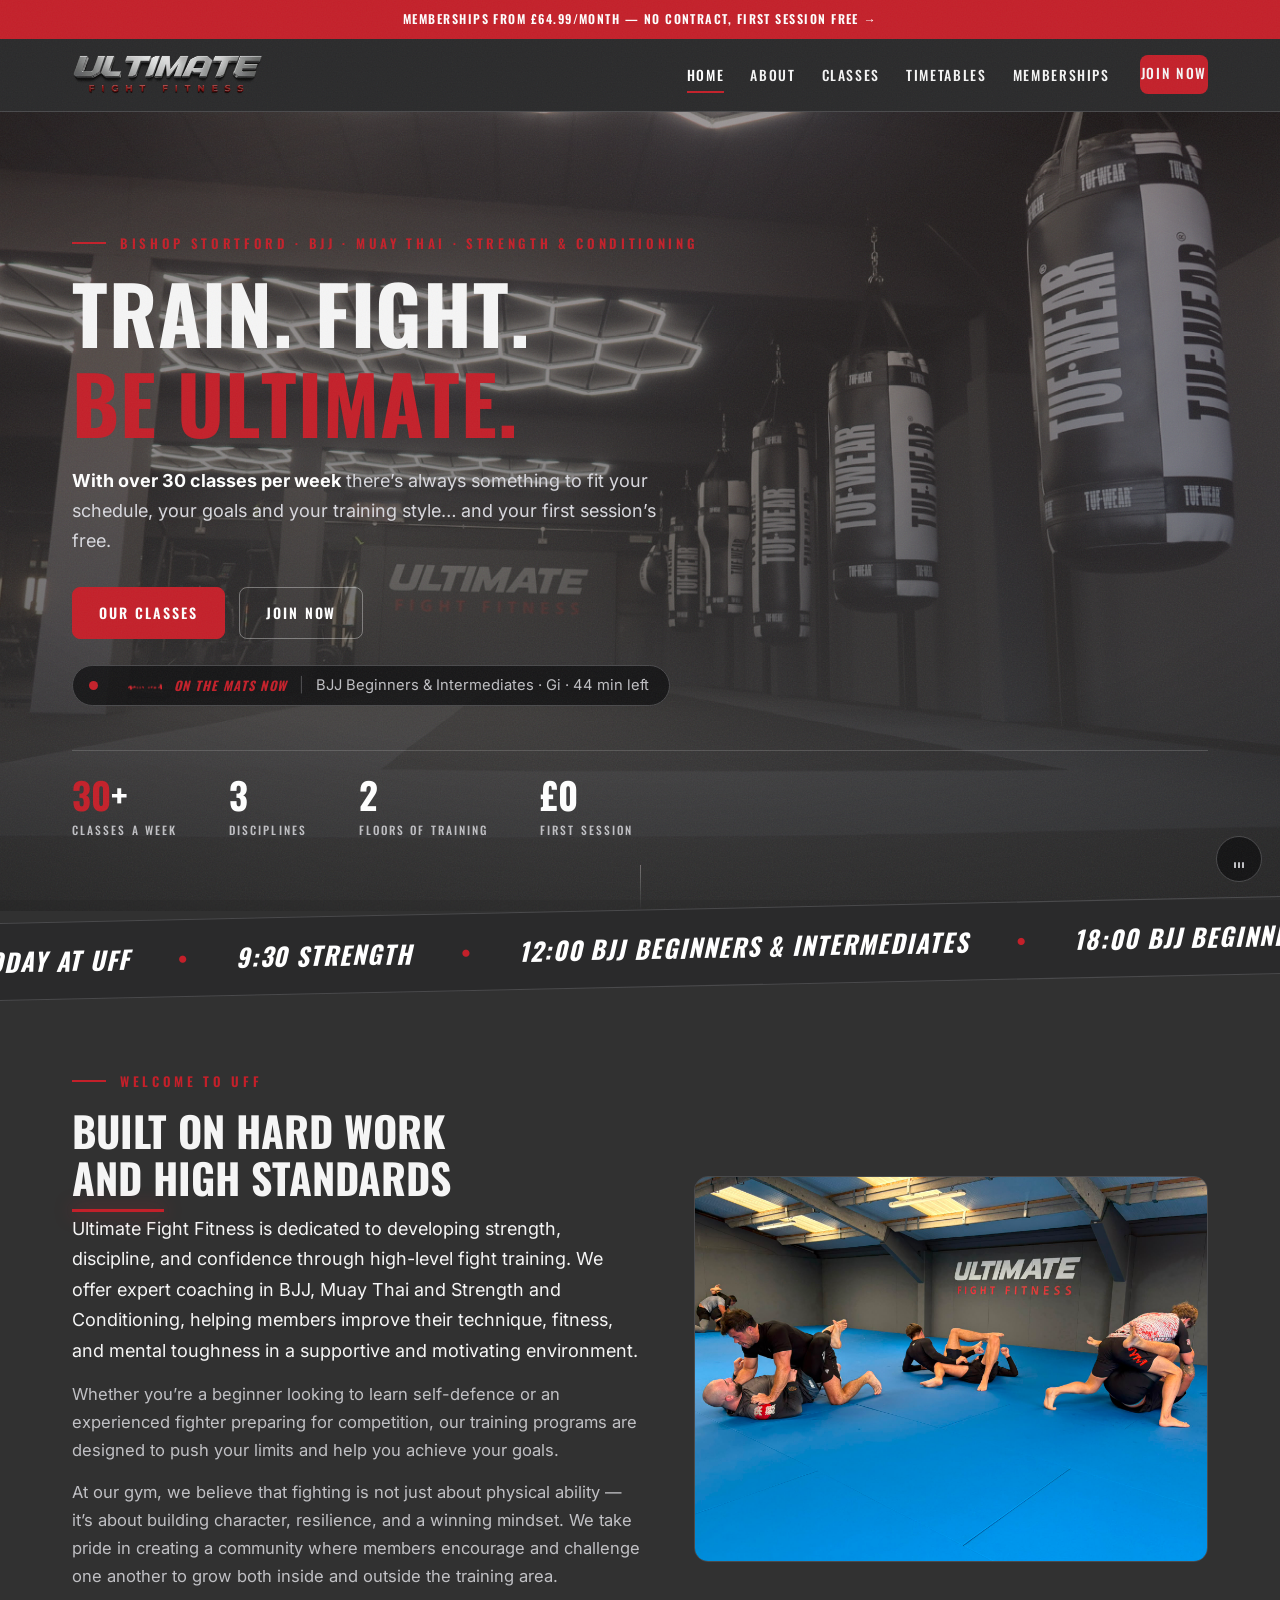
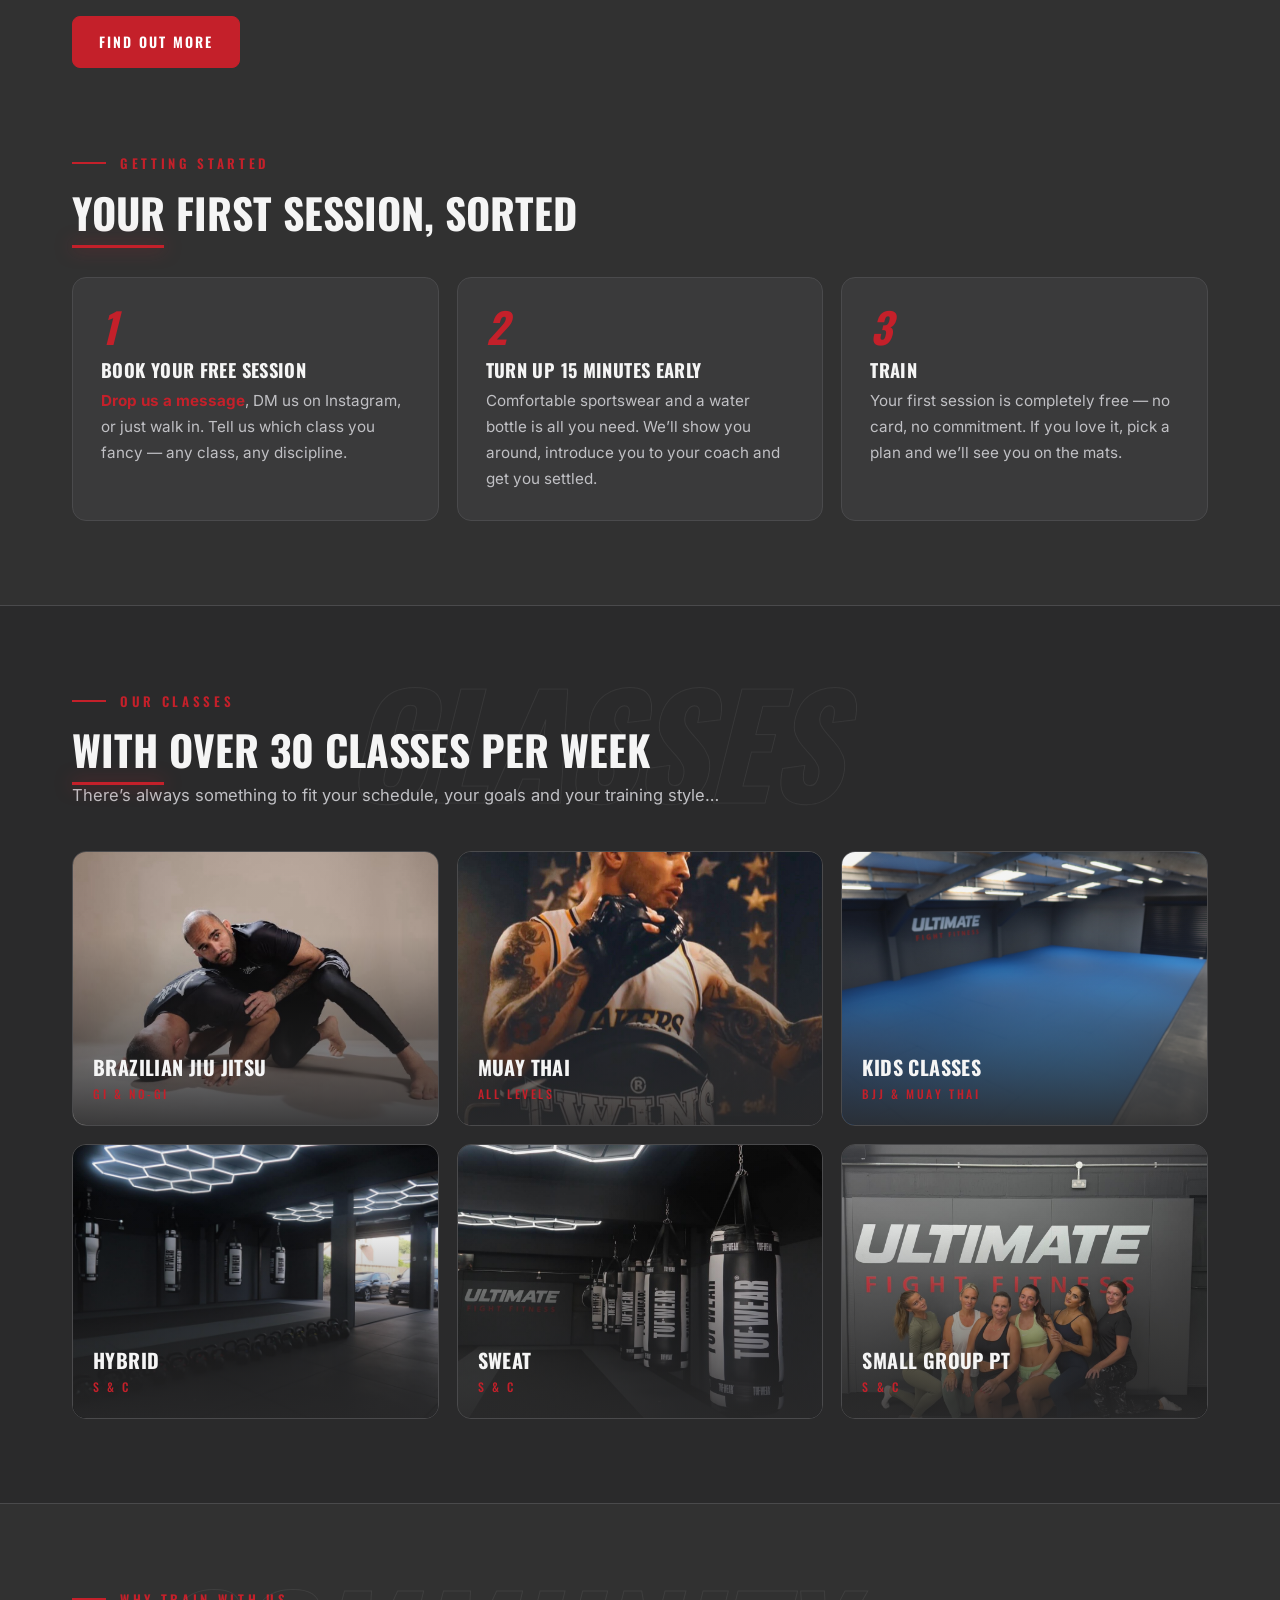
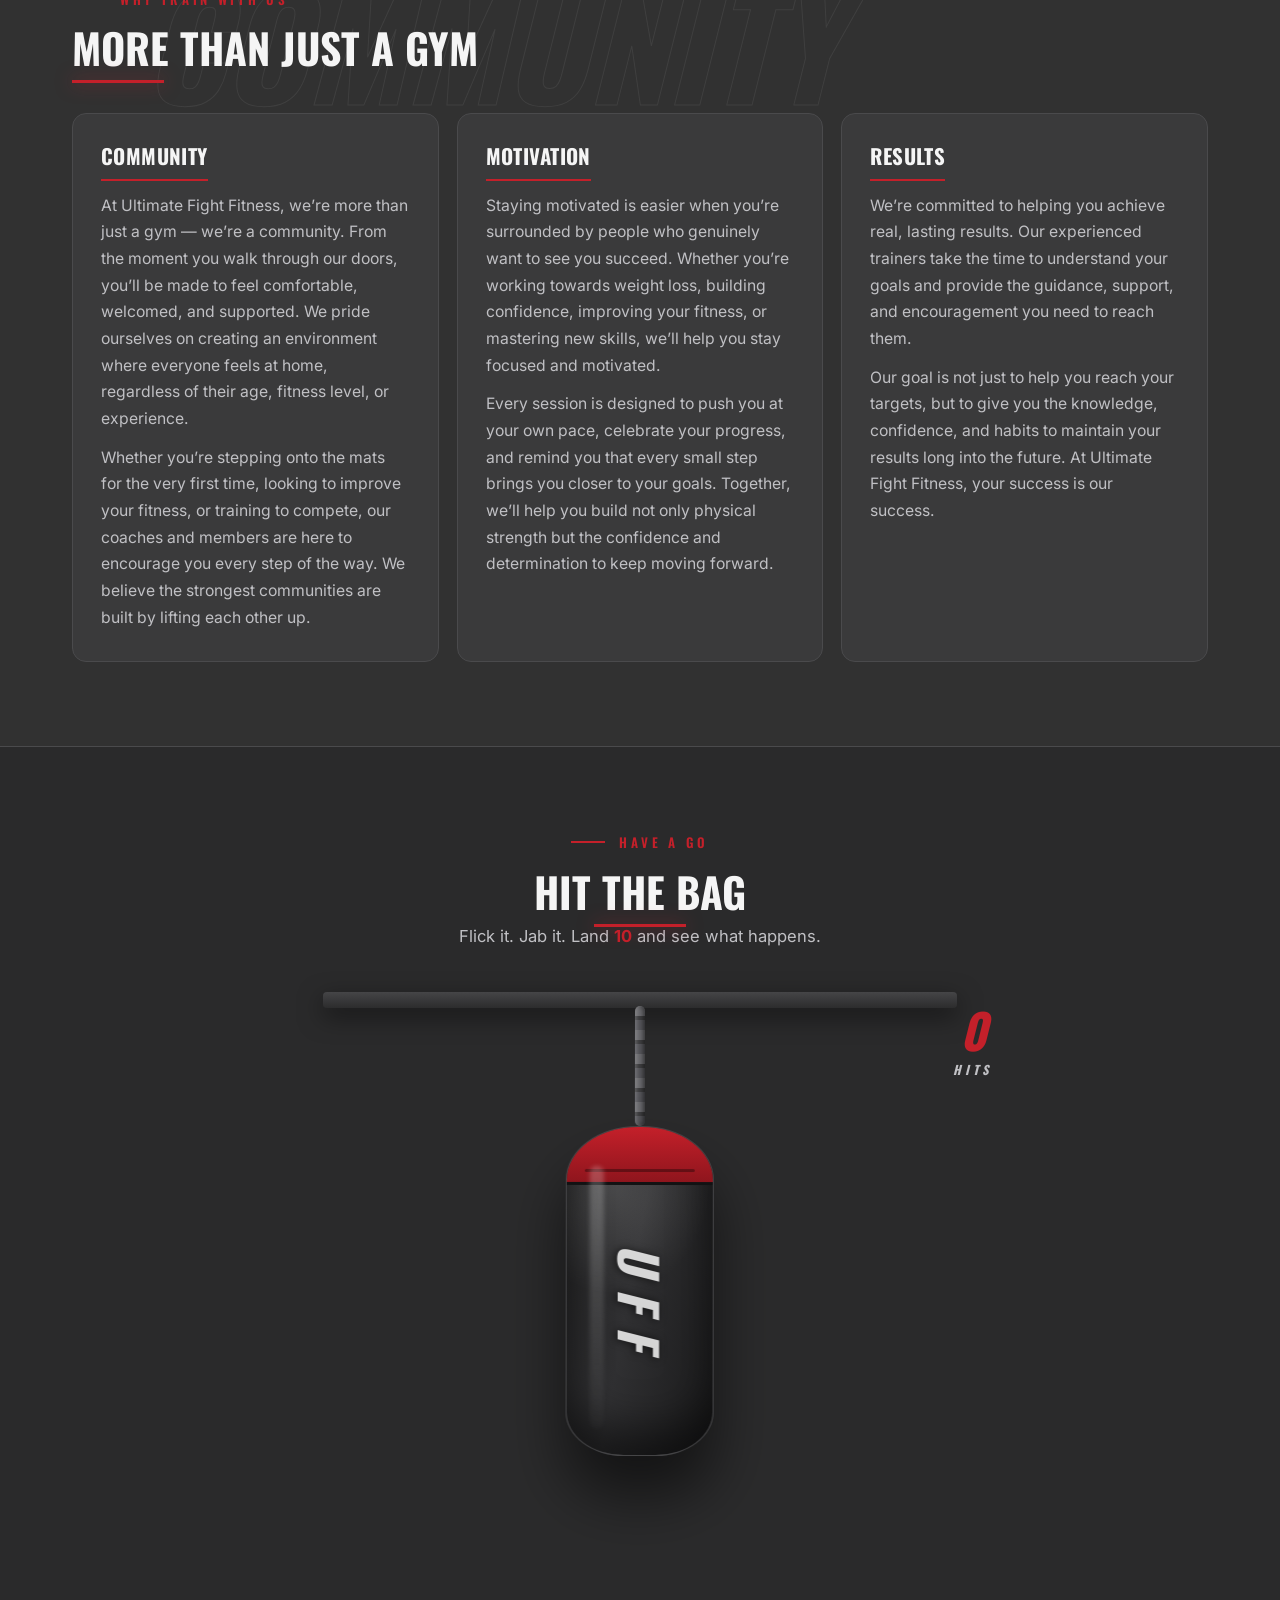
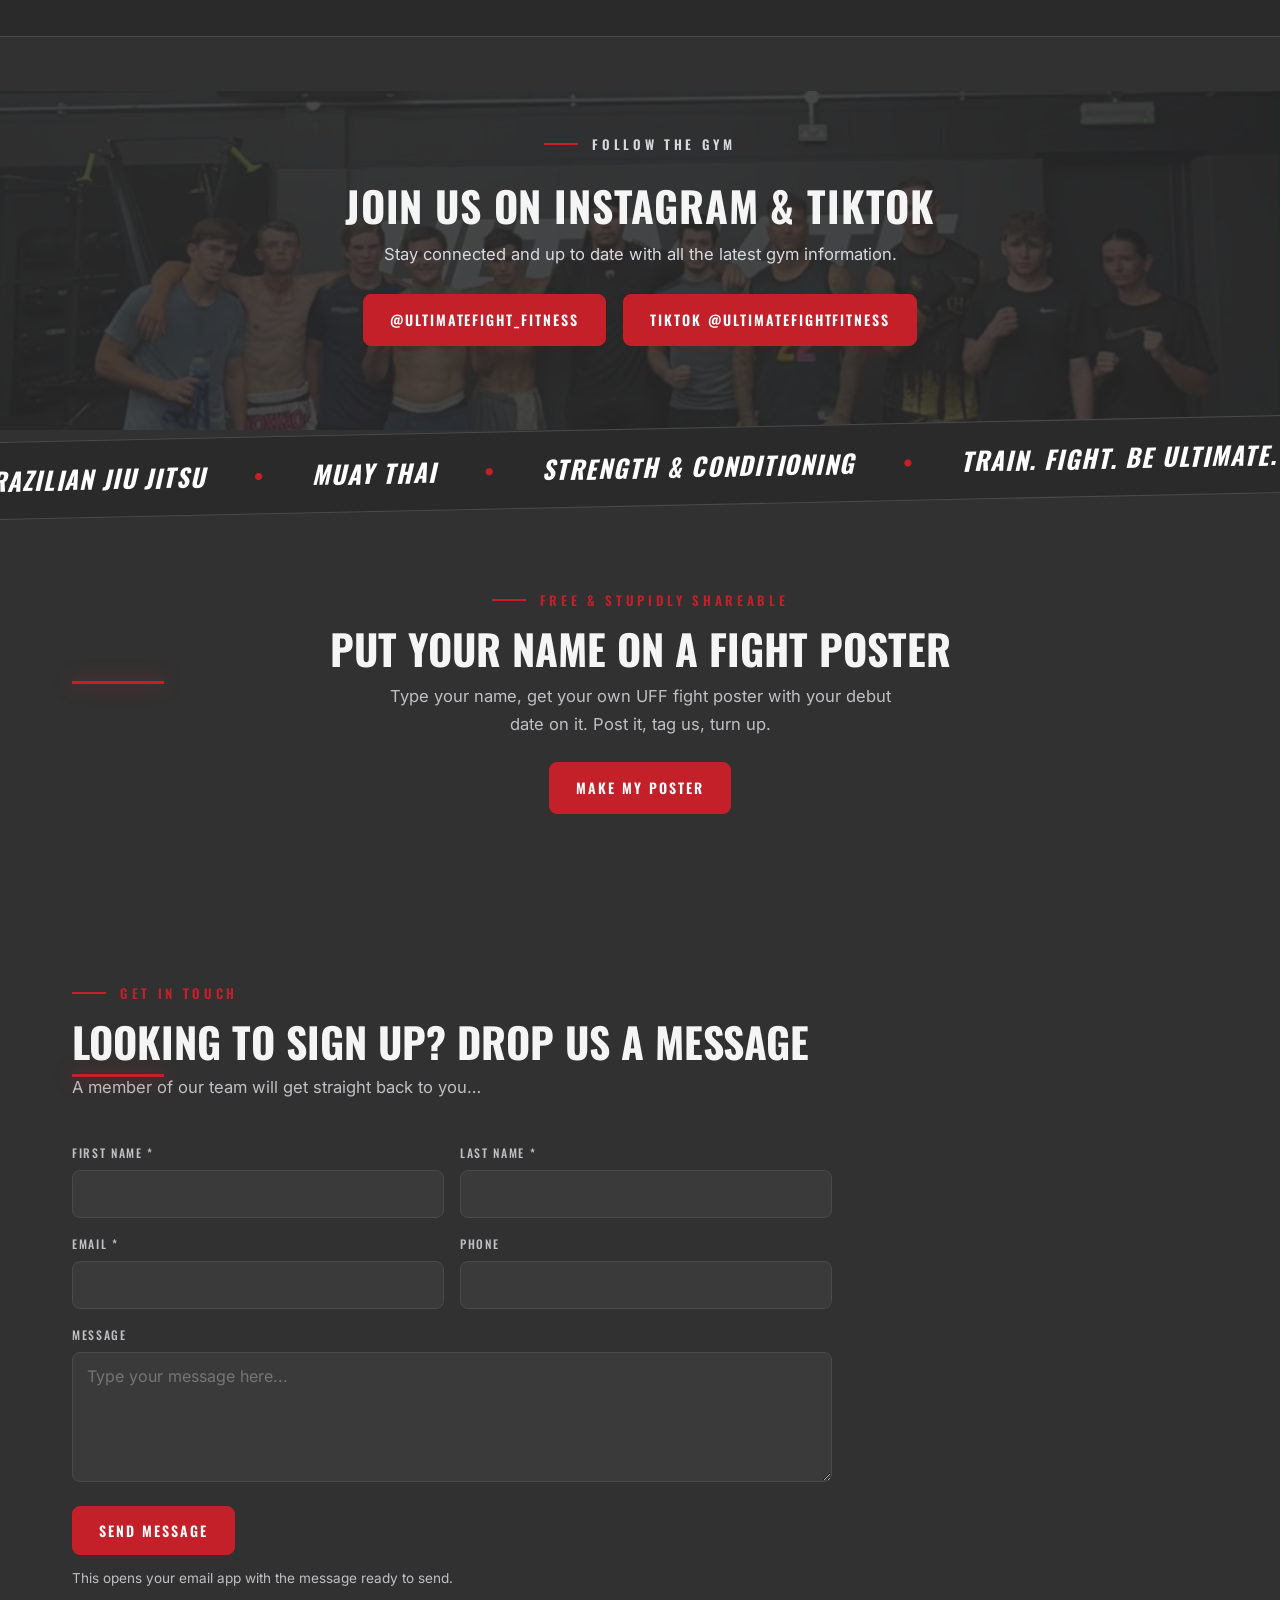
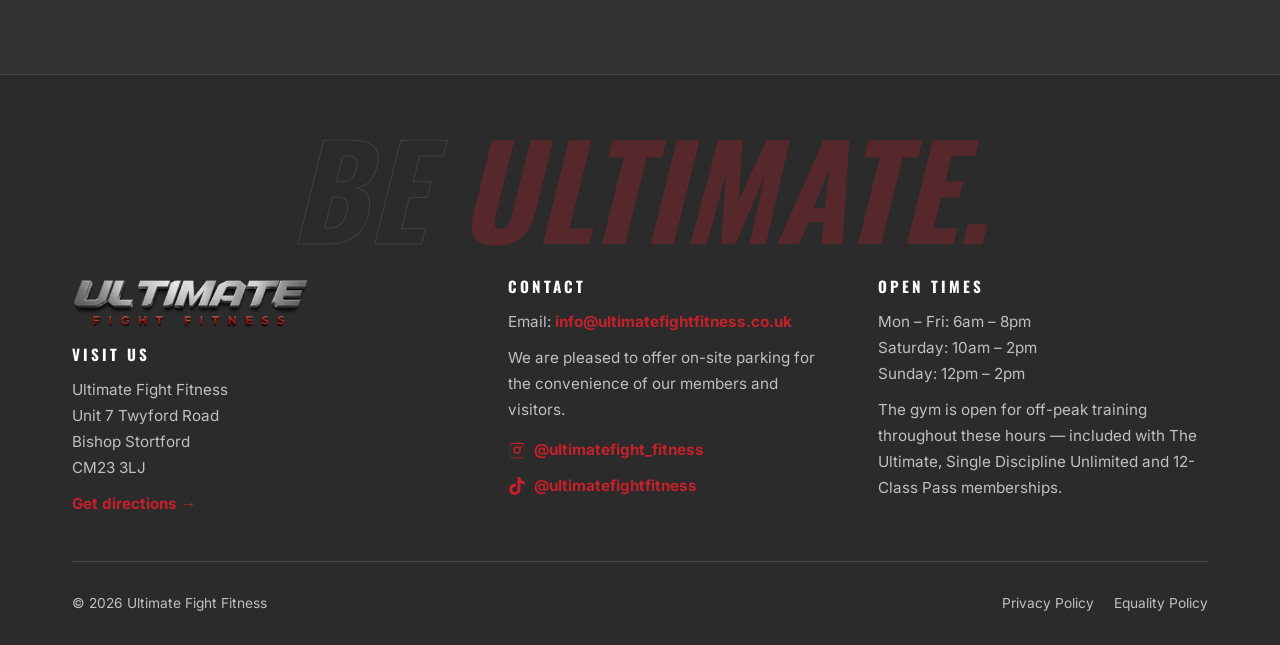
<file: index.html>
<!DOCTYPE html>
<html lang="en">
<head>
  <meta charset="UTF-8">
  <meta name="viewport" content="width=device-width, initial-scale=1">
  <title>Home | Ultimate Fight Fitness</title>
  <meta name="description" content="Ultimate Fight Fitness — BJJ, Muay Thai and Strength & Conditioning gym in Bishop Stortford. Over 30 classes per week. First session free.">
  <meta name="theme-color" content="#313131">
  <meta name="color-scheme" content="dark">
  <link rel="canonical" href="https://www.ultimatefightfitness.co.uk/">
  <link rel="icon" type="image/png" href="assets/img/favicon.png">
  <meta property="og:title" content="Home | Ultimate Fight Fitness">
  <meta property="og:description" content="Ultimate Fight Fitness — BJJ, Muay Thai and Strength & Conditioning gym in Bishop Stortford. Over 30 classes per week. First session free.">
  <meta property="og:type" content="website">
  <meta property="og:image" content="https://www.ultimatefightfitness.co.uk/assets/img/muaythai-area.jpg">
  <link rel="stylesheet" href="css/style.css?v=16">
  <script>try{var s=sessionStorage;if(s.uffWipe==='1'){s.removeItem('uffWipe');document.documentElement.classList.add('wiped')}else if(s.uffSeen){document.documentElement.classList.add('no-loader')}}catch(e){}</script>
  <link rel="preload" as="image" href="assets/img/muaythai-area.jpg">
  <script type="application/ld+json">
  {
    "@context": "https://schema.org",
    "@type": "ExerciseGym",
    "name": "Ultimate Fight Fitness",
    "url": "https://www.ultimatefightfitness.co.uk",
    "email": "info@ultimatefightfitness.co.uk",
    "image": "https://www.ultimatefightfitness.co.uk/assets/img/muaythai-area.jpg",
    "priceRange": "££",
    "address": {
      "@type": "PostalAddress",
      "streetAddress": "Unit 7 Twyford Road",
      "addressLocality": "Bishop's Stortford",
      "postalCode": "CM23 3LJ",
      "addressCountry": "GB"
    },
    "openingHoursSpecification": [
      { "@type": "OpeningHoursSpecification", "dayOfWeek": ["Monday","Tuesday","Wednesday","Thursday","Friday"], "opens": "06:00", "closes": "20:00" },
      { "@type": "OpeningHoursSpecification", "dayOfWeek": "Saturday", "opens": "10:00", "closes": "14:00" },
      { "@type": "OpeningHoursSpecification", "dayOfWeek": "Sunday", "opens": "12:00", "closes": "14:00" }
    ],
    "sameAs": ["https://www.instagram.com/ultimatefight_fitness", "https://www.tiktok.com/@ultimatefightfitness"]
  }
  </script>
</head>
<body>
  <div class="loader" aria-hidden="true"><img src="assets/img/logo-small.png" alt=""><span class="loader-bar"></span></div>
  <div id="progress" aria-hidden="true"></div>
  <div id="cursor" aria-hidden="true"></div>
  <a class="skip" href="#main">Skip to content</a>
  <header class="site-header">
    <a class="announce" href="memberships.html">Memberships from &pound;64.99/month &mdash; no contract, first session free &rarr;</a>
    <div class="wrap nav">
      <a class="logo" href="index.html" aria-label="Ultimate Fight Fitness — home">
        <img src="assets/img/logo-small.png" alt="Ultimate Fight Fitness">
      </a>
      <button class="burger" aria-label="Open menu"><span></span><span></span><span></span></button>
      <ul class="nav-links">
        <li><a href="index.html" class="active">Home</a></li>
        <li><a href="about.html">About</a></li>
        <li><a href="classes.html">Classes</a></li>
        <li><a href="timetables.html">Timetables</a></li>
        <li><a href="memberships.html">Memberships</a></li>
        <li><a class="btn btn-sm nav-cta" href="memberships.html">Join Now</a></li>
      </ul>
    </div>
  </header>
<main id="main">
  <section class="hero">
    <div class="hero-bg"></div>
    <div class="wrap hero-inner">
      <p class="kicker">Bishop Stortford &middot; BJJ &middot; Muay Thai &middot; Strength &amp; Conditioning</p>
      <h1 class="display"><span class="ch" style="--i:0">T</span><span class="ch" style="--i:1">r</span><span class="ch" style="--i:2">a</span><span class="ch" style="--i:3">i</span><span class="ch" style="--i:4">n</span><span class="ch" style="--i:5">.</span><span class="ch" style="--i:6"> </span><span class="ch" style="--i:7">F</span><span class="ch" style="--i:8">i</span><span class="ch" style="--i:9">g</span><span class="ch" style="--i:10">h</span><span class="ch" style="--i:11">t</span><span class="ch" style="--i:12">.</span><br><span class="accent"><span class="ch" style="--i:13">B</span><span class="ch" style="--i:14">e</span><span class="ch" style="--i:15"> </span><span class="ch" style="--i:16">U</span><span class="ch" style="--i:17">l</span><span class="ch" style="--i:18">t</span><span class="ch" style="--i:19">i</span><span class="ch" style="--i:20">m</span><span class="ch" style="--i:21">a</span><span class="ch" style="--i:22">t</span><span class="ch" style="--i:23">e</span><span class="ch" style="--i:24">.</span></span></h1>
      <p class="hero-sub"><strong>With over 30 classes per week</strong> there&rsquo;s always something to fit your schedule, your goals and your training style&hellip; and your first session&rsquo;s free.</p>
      <div class="hero-ctas">
        <a class="btn" href="classes.html">Our Classes</a>
        <a class="btn btn-ghost" href="memberships.html">Join Now</a>
      </div>
      <div class="hero-stats">
        <div class="stat"><b><em data-count="30">30</em>+</b><span>Classes a week</span></div>
        <div class="stat"><b data-count="3">3</b><span>Disciplines</span></div>
        <div class="stat"><b data-count="2">2</b><span>Floors of training</span></div>
        <div class="stat"><b>&pound;0</b><span>First session</span></div>
      </div>
    </div>
  </section>
<div class="marquee" aria-hidden="true"><div class="marquee-track"><span>Brazilian Jiu Jitsu</span><i>&#9679;</i><span class="o">Muay Thai</span><i>&#9679;</i><span>Strength &amp; Conditioning</span><i>&#9679;</i><span class="o">Train. Fight. Be Ultimate.</span><i>&#9679;</i><span>Brazilian Jiu Jitsu</span><i>&#9679;</i><span class="o">Muay Thai</span><i>&#9679;</i><span>Strength &amp; Conditioning</span><i>&#9679;</i><span class="o">Train. Fight. Be Ultimate.</span><i>&#9679;</i></div></div>

  <section class="section">
    <div class="wrap split">
      <div class="reveal">
        <p class="kicker">Welcome to UFF</p>
        <h2 class="section-title">Built on hard work<br>and high standards</h2>
        <p class="lead" style="margin-top:14px">Ultimate Fight Fitness is dedicated to developing strength, discipline, and confidence through high-level fight training. We offer expert coaching in BJJ, Muay Thai and Strength and Conditioning, helping members improve their technique, fitness, and mental toughness in a supportive and motivating environment.</p>
        <p class="muted" style="margin-top:14px">Whether you&rsquo;re a beginner looking to learn self-defence or an experienced fighter preparing for competition, our training programs are designed to push your limits and help you achieve your goals.</p>
        <p class="muted" style="margin-top:14px">At our gym, we believe that fighting is not just about physical ability &mdash; it&rsquo;s about building character, resilience, and a winning mindset. We take pride in creating a community where members encourage and challenge one another to grow both inside and outside the training area.</p>
        <a class="btn" style="margin-top:26px" href="about.html">Find Out More</a>
      </div>
      <div class="photo reveal"><img src="assets/img/bjj-mats-upstairs.jpg" alt="Brazilian Jiu-Jitsu class training on the blue mats at Ultimate Fight Fitness"></div>
    </div>
  </section>

  <section class="section" style="padding-top:0">
    <div class="wrap">
      <div class="section-head reveal">
        <p class="kicker">Getting started</p>
        <h2 class="section-title">Your first session, sorted</h2>
      </div>
      <div class="steps">
        <div class="step reveal">
          <b>1</b>
          <h3>Book your free session</h3>
          <p><a class="link" style="color:var(--red);font-weight:600" href="mailto:info@ultimatefightfitness.co.uk?subject=Free%20first%20session">Drop us a message</a>, DM us on Instagram, or just walk in. Tell us which class you fancy &mdash; any class, any discipline.</p>
        </div>
        <div class="step reveal">
          <b>2</b>
          <h3>Turn up 15 minutes early</h3>
          <p>Comfortable sportswear and a water bottle is all you need. We&rsquo;ll show you around, introduce you to your coach and get you settled.</p>
        </div>
        <div class="step reveal">
          <b>3</b>
          <h3>Train</h3>
          <p>Your first session is completely free &mdash; no card, no commitment. If you love it, pick a plan and we&rsquo;ll see you on the mats.</p>
        </div>
      </div>
    </div>
  </section>

  <section class="section alt">
    <div class="wrap">
      <div class="section-head reveal">
        <p class="kicker">Our classes</p>
    <span class="bg-word" aria-hidden="true">Classes</span>
        <h2 class="section-title">With over 30 classes per week</h2>
        <p class="muted">There&rsquo;s always something to fit your schedule, your goals and your training style&hellip;</p>
      </div>
      <div class="tile-grid">
        <a class="tile reveal" href="classes.html#bjj">
          <img src="assets/img/rodrigo-jack-nogi.jpg" alt="No-gi Brazilian Jiu-Jitsu training" loading="lazy">
          <div class="tile-label"><h3>Brazilian Jiu Jitsu</h3><span>Gi &amp; No-Gi</span></div>
        </a>
        <a class="tile reveal" href="classes.html#muaythai">
          <img src="assets/img/jack-muay-thai.jpg" alt="Muay Thai pad work" loading="lazy">
          <div class="tile-label"><h3>Muay Thai</h3><span>All levels</span></div>
        </a>
        <a class="tile reveal" href="classes.html#kids">
          <img src="assets/img/bjj-room-wide.jpg" alt="The upstairs matted training area" loading="lazy">
          <div class="tile-label"><h3>Kids Classes</h3><span>BJJ &amp; Muay Thai</span></div>
        </a>
        <a class="tile reveal" href="classes.html#hybrid">
          <img src="assets/img/kettlebells.jpg" alt="Kettlebells lined up in the strength and conditioning area" loading="lazy">
          <div class="tile-label"><h3>Hybrid</h3><span>S &amp; C</span></div>
        </a>
        <a class="tile reveal" href="classes.html#sweat">
          <img src="assets/img/muaythai-bags.jpg" alt="TUF-WEAR punch bags" style="object-position:center 72%">
          <div class="tile-label"><h3>Sweat</h3><span>S &amp; C</span></div>
        </a>
        <a class="tile reveal" href="classes.html#sgpt">
          <img src="assets/img/ladies-group.jpg" alt="Small group training at Ultimate Fight Fitness" style="object-position:center 60%">
          <div class="tile-label"><h3>Small Group PT</h3><span>S &amp; C</span></div>
        </a>
      </div>
    </div>
  </section>

  <section class="section">
    <div class="wrap">
      <div class="section-head reveal">
        <p class="kicker">Why train with us</p>
    <span class="bg-word" aria-hidden="true">Community</span>
        <h2 class="section-title">More than just a gym</h2>
      </div>
      <div class="card-grid">
        <div class="card reveal">
          <h3>Community</h3>
          <p>At Ultimate Fight Fitness, we&rsquo;re more than just a gym &mdash; we&rsquo;re a community. From the moment you walk through our doors, you&rsquo;ll be made to feel comfortable, welcomed, and supported. We pride ourselves on creating an environment where everyone feels at home, regardless of their age, fitness level, or experience.</p>
          <p>Whether you&rsquo;re stepping onto the mats for the very first time, looking to improve your fitness, or training to compete, our coaches and members are here to encourage you every step of the way. We believe the strongest communities are built by lifting each other up.</p>
        </div>
        <div class="card reveal">
          <h3>Motivation</h3>
          <p>Staying motivated is easier when you&rsquo;re surrounded by people who genuinely want to see you succeed. Whether you&rsquo;re working towards weight loss, building confidence, improving your fitness, or mastering new skills, we&rsquo;ll help you stay focused and motivated.</p>
          <p>Every session is designed to push you at your own pace, celebrate your progress, and remind you that every small step brings you closer to your goals. Together, we&rsquo;ll help you build not only physical strength but the confidence and determination to keep moving forward.</p>
        </div>
        <div class="card reveal">
          <h3>Results</h3>
          <p>We&rsquo;re committed to helping you achieve real, lasting results. Our experienced trainers take the time to understand your goals and provide the guidance, support, and encouragement you need to reach them.</p>
          <p>Our goal is not just to help you reach your targets, but to give you the knowledge, confidence, and habits to maintain your results long into the future. At Ultimate Fight Fitness, your success is our success.</p>
        </div>
      </div>
    </div>
  </section>

  <section class="section alt bagzone" id="hitbag">
    <div class="wrap">
      <div class="section-head reveal" style="text-align:center;margin-left:auto;margin-right:auto">
        <p class="kicker" style="justify-content:center">Have a go</p>
        <h2 class="section-title">Hit the bag</h2>
        <p class="muted">Flick it. Jab it. Land <b style="color:var(--red)">10</b> and see what happens.</p>
      </div>
      <div class="bag-stage reveal">
        <div class="bag-rig">
          <span class="bag-beam"></span>
          <div class="bag-swing" id="bagSwing">
            <span class="bag-chain"></span>
            <div class="bag-body">
              <span class="bag-cap"></span>
              <span class="bag-brand">UFF</span>
              <span class="bag-shine"></span>
            </div>
          </div>
        </div>
        <div class="bag-hud" aria-live="polite"><b id="bagHits">0</b><span>hits</span></div>
        <div class="bag-prize" id="bagPrize" hidden>
          <h3>Not bad.</h3>
          <p>Ten on the bag &mdash; you may as well do it for real. Your first session&rsquo;s free.</p>
          <a class="btn" href="classes.html">Pick a class</a>
        </div>
      </div>
    </div>
  </section>

  <section class="band">
    <div class="hero-bg" style="background-image:url('assets/img/muaythai-squad.jpg')"></div>
    <div class="wrap">
      <p class="kicker" style="justify-content:center">Follow the gym</p>
      <h2>Join us on Instagram &amp; TikTok</h2>
      <p>Stay connected and up to date with all the latest gym information.</p>
      <a class="btn" href="https://www.instagram.com/ultimatefight_fitness?igsh=MXU5cmJwamQxdzNlcQ==" target="_blank" rel="noopener">@ultimatefight_fitness</a>
      <a class="btn" style="margin-left:12px" href="https://www.tiktok.com/@ultimatefightfitness" target="_blank" rel="noopener">TikTok @ultimatefightfitness</a>
    </div>
  </section>

<div class="marquee" aria-hidden="true"><div class="marquee-track"><span>Brazilian Jiu Jitsu</span><i>&#9679;</i><span class="o">Muay Thai</span><i>&#9679;</i><span>Strength &amp; Conditioning</span><i>&#9679;</i><span class="o">Train. Fight. Be Ultimate.</span><i>&#9679;</i><span>Brazilian Jiu Jitsu</span><i>&#9679;</i><span class="o">Muay Thai</span><i>&#9679;</i><span>Strength &amp; Conditioning</span><i>&#9679;</i><span class="o">Train. Fight. Be Ultimate.</span><i>&#9679;</i></div></div>

  <section class="section poster-tease">
    <div class="wrap" style="text-align:center">
      <div class="reveal">
        <p class="kicker" style="justify-content:center">Free &amp; stupidly shareable</p>
        <h2 class="section-title">Put your name on a fight poster</h2>
        <p class="muted" style="max-width:520px;margin:10px auto 24px">Type your name, get your own UFF fight poster with your debut date on it. Post it, tag us, turn up.</p>
        <a class="btn" href="poster.html">Make my poster</a>
      </div>
    </div>
  </section>

  <section class="section" id="contact">
    <div class="wrap">
      <div class="section-head reveal">
        <p class="kicker">Get in touch</p>
        <h2 class="section-title">Looking to sign up? Drop us a message</h2>
        <p class="muted">A member of our team will get straight back to you&hellip;</p>
      </div>
      <div class="contact-grid">
        <form id="contact-form" class="reveal">
          <div class="form-row">
            <div class="field"><label for="cf-first">First name *</label><input id="cf-first" name="first" required autocomplete="given-name"></div>
            <div class="field"><label for="cf-last">Last name *</label><input id="cf-last" name="last" required autocomplete="family-name"></div>
          </div>
          <div class="form-row">
            <div class="field"><label for="cf-email">Email *</label><input id="cf-email" name="email" type="email" required autocomplete="email"></div>
            <div class="field"><label for="cf-phone">Phone</label><input id="cf-phone" name="phone" type="tel" autocomplete="tel"></div>
          </div>
          <div class="field"><label for="cf-msg">Message</label><textarea id="cf-msg" name="message" placeholder="Type your message here..."></textarea></div>
          <button class="btn" type="submit">Send Message</button>
          <p class="muted" style="margin-top:12px;font-size:.85rem">This opens your email app with the message ready to send.</p>
        </form>
      </div>
    </div>
  </section>

</main>
  <footer class="site-footer">
    <div class="wrap">
      <div class="footer-word" aria-hidden="true">Be <b>Ultimate.</b></div>
      <div class="footer-grid">
        <div>
          <div class="footer-logo"><img src="assets/img/logo-small.png" alt="Ultimate Fight Fitness"></div>
          <h3>Visit us</h3>
          <address>
            Ultimate Fight Fitness<br>
            Unit 7 Twyford Road<br>
            Bishop Stortford<br>
            CM23 3LJ
          </address>
          <p style="margin-top:10px"><a class="link" href="https://www.google.com/maps/search/?api=1&query=Ultimate+Fight+Fitness%2C+Unit+7+Twyford+Road%2C+Bishop+Stortford+CM23+3LJ" target="_blank" rel="noopener">Get directions&nbsp;&rarr;</a></p>
        </div>
        <div>
          <h3>Contact</h3>
          <p>Email: <a class="link" href="mailto:info@ultimatefightfitness.co.uk">info@ultimatefightfitness.co.uk</a></p>
          <p style="margin-top:10px">We are pleased to offer on-site parking for the convenience of our members and visitors.</p>
          <p style="margin-top:14px"><a class="ig link" href="https://www.instagram.com/ultimatefight_fitness?igsh=MXU5cmJwamQxdzNlcQ==" target="_blank" rel="noopener"><svg viewBox="0 0 24 24" aria-hidden="true"><path d="M12 2.2c3.2 0 3.6 0 4.9.07 1.2.06 1.8.25 2.2.42.56.22.96.48 1.38.9.42.42.68.82.9 1.38.17.42.36 1.05.42 2.2.06 1.3.07 1.7.07 4.9s0 3.6-.07 4.9c-.06 1.2-.25 1.8-.42 2.2a3.7 3.7 0 0 1-.9 1.38c-.42.42-.82.68-1.38.9-.42.17-1.05.36-2.2.42-1.3.06-1.7.07-4.9.07s-3.6 0-4.9-.07c-1.2-.06-1.8-.25-2.2-.42a3.7 3.7 0 0 1-1.38-.9 3.7 3.7 0 0 1-.9-1.38c-.17-.42-.36-1.05-.42-2.2C2.2 15.6 2.2 15.2 2.2 12s0-3.6.07-4.9c.06-1.2.25-1.8.42-2.2.22-.56.48-.96.9-1.38.42-.42.82-.68 1.38-.9.42-.17 1.05-.36 2.2-.42C8.4 2.2 8.8 2.2 12 2.2m0 1.8c-3.1 0-3.5 0-4.7.07-1.13.05-1.74.24-2.15.4-.54.21-.93.46-1.33.87-.4.4-.66.79-.87 1.33-.16.4-.35 1.02-.4 2.15-.07 1.2-.07 1.6-.07 4.7s0 3.5.07 4.7c.05 1.13.24 1.74.4 2.15.21.54.46.93.87 1.33.4.4.79.66 1.33.87.4.16 1.02.35 2.15.4 1.2.07 1.6.07 4.7.07s3.5 0 4.7-.07c1.13-.05 1.74-.24 2.15-.4.54-.21.93-.46 1.33-.87.4-.4.66-.79.87-1.33.16-.4.35-1.02.4-2.15.07-1.2.07-1.6.07-4.7s0-3.5-.07-4.7c-.05-1.13-.24-1.74-.4-2.15a3.6 3.6 0 0 0-.87-1.33 3.6 3.6 0 0 0-1.33-.87c-.4-.16-1.02-.35-2.15-.4-1.2-.07-1.6-.07-4.7-.07zm0 3.06a5 5 0 1 1 0 10 5 5 0 0 1 0-10zm0 1.8a3.2 3.2 0 1 0 0 6.4 3.2 3.2 0 0 0 0-6.4zm5.2-2.1a1.15 1.15 0 1 1 0 2.3 1.15 1.15 0 0 1 0-2.3z"/></svg> @ultimatefight_fitness</a><br><a class="ig link" style="margin-top:6px" href="https://www.tiktok.com/@ultimatefightfitness" target="_blank" rel="noopener"><svg viewBox="0 0 24 24" aria-hidden="true"><path d="M12.525.02c1.31-.02 2.61-.01 3.91-.02.08 1.53.63 3.09 1.75 4.17 1.12 1.11 2.7 1.62 4.24 1.79v4.03c-1.44-.05-2.89-.35-4.2-.97-.57-.26-1.1-.59-1.62-.93-.01 2.92.01 5.84-.02 8.75-.08 1.4-.54 2.79-1.35 3.94-1.31 1.92-3.58 3.17-5.91 3.21-1.43.08-2.86-.31-4.08-1.03-2.02-1.19-3.44-3.37-3.65-5.71-.02-.5-.03-1-.01-1.49.18-1.9 1.12-3.72 2.58-4.96 1.66-1.44 3.98-2.13 6.15-1.72.02 1.48-.04 2.96-.04 4.44-.99-.32-2.15-.23-3.02.37-.63.41-1.11 1.04-1.36 1.75-.21.51-.15 1.07-.14 1.61.24 1.64 1.82 3.02 3.5 2.87 1.12-.01 2.19-.66 2.77-1.61.19-.33.4-.67.41-1.06.1-1.79.06-3.57.07-5.36.01-4.03-.01-8.05.02-12.07z"/></svg> @ultimatefightfitness</a></p>
        </div>
        <div>
          <h3>Open times</h3>
          <p>Mon &ndash; Fri: 6am &ndash; 8pm<br>
             Saturday: 10am &ndash; 2pm<br>
             Sunday: 12pm &ndash; 2pm</p>
          <p style="margin-top:10px">The gym is open for off-peak training throughout these hours &mdash; included with The Ultimate, Single Discipline Unlimited and 12-Class Pass memberships.</p>
        </div>
      </div>
      <div class="footer-bottom">
        <span>&copy; 2026 Ultimate Fight Fitness</span>
        <nav>
          <a href="privacy-policy.html">Privacy Policy</a>
          <a href="equality-policy.html">Equality Policy</a>
        </nav>
      </div>
    </div>
  </footer>
  <script src="js/main.js?v=22"></script>
</body>
</html>
</file>
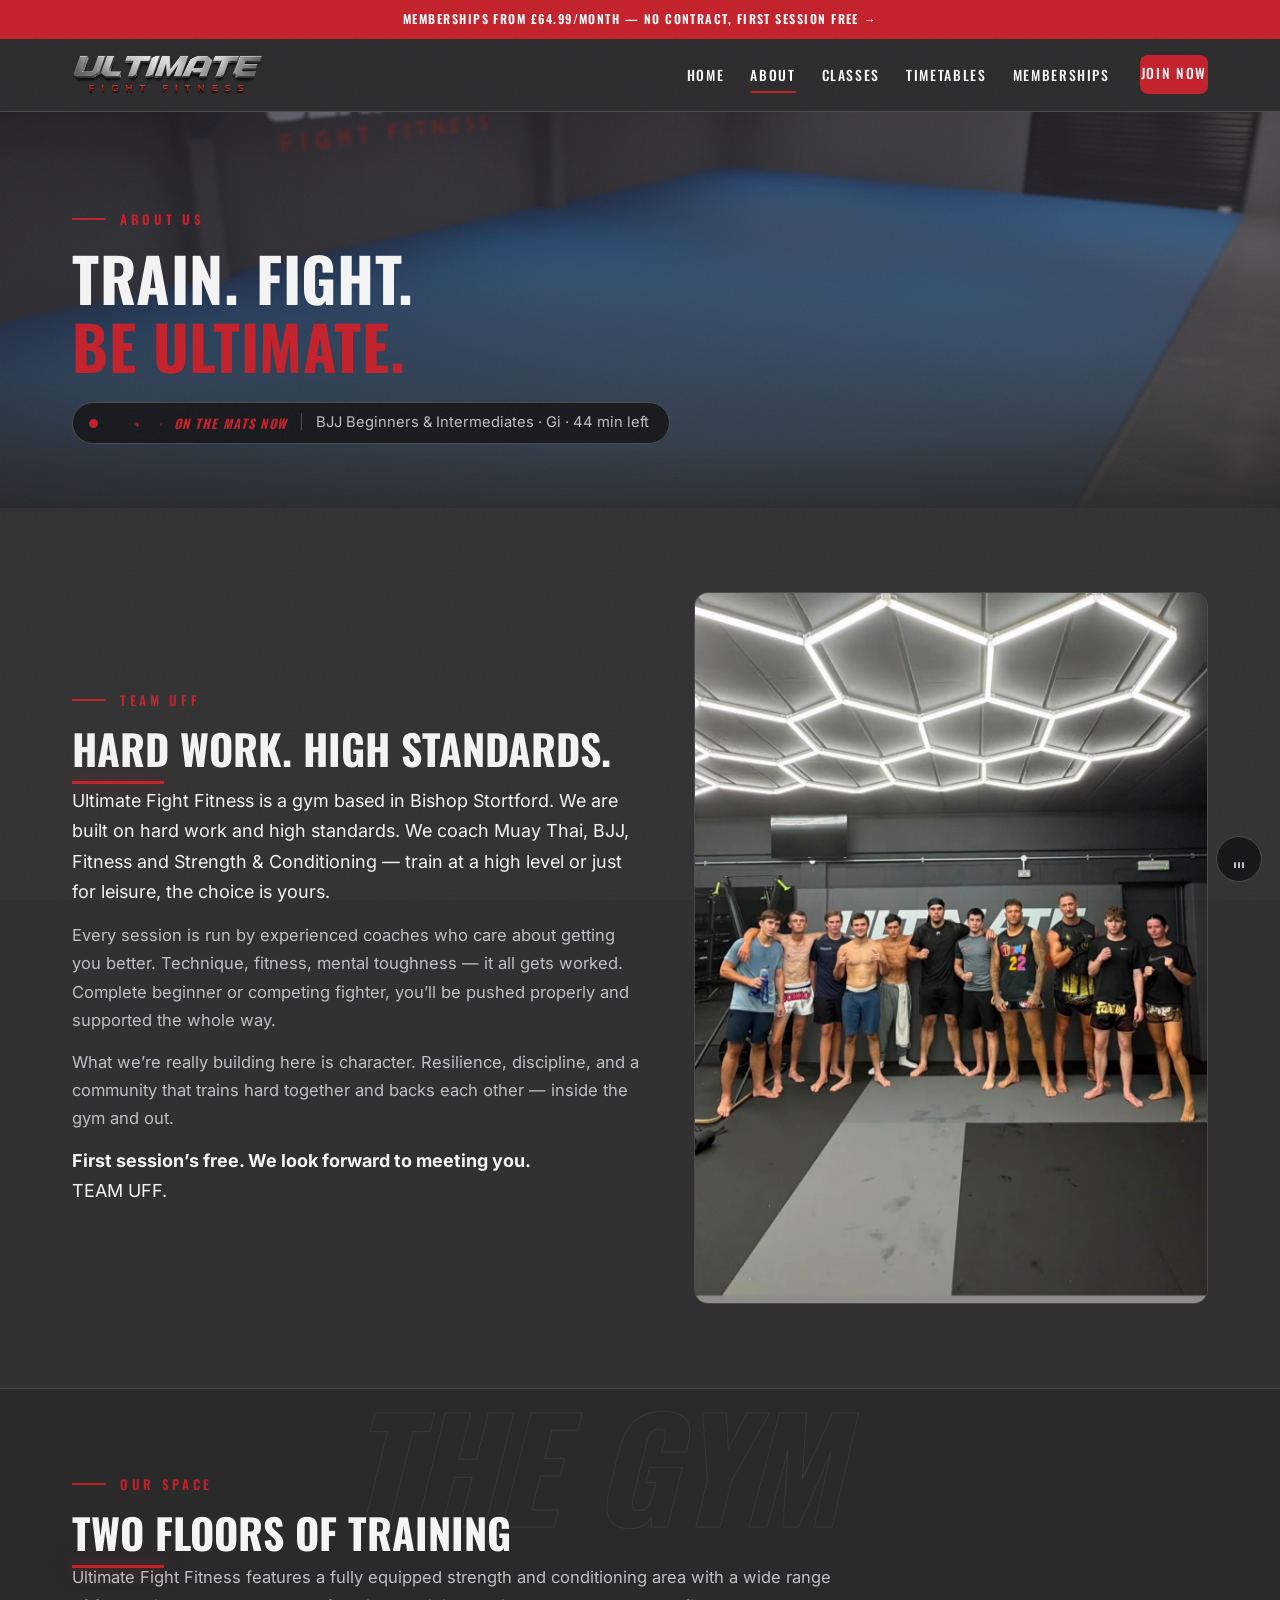
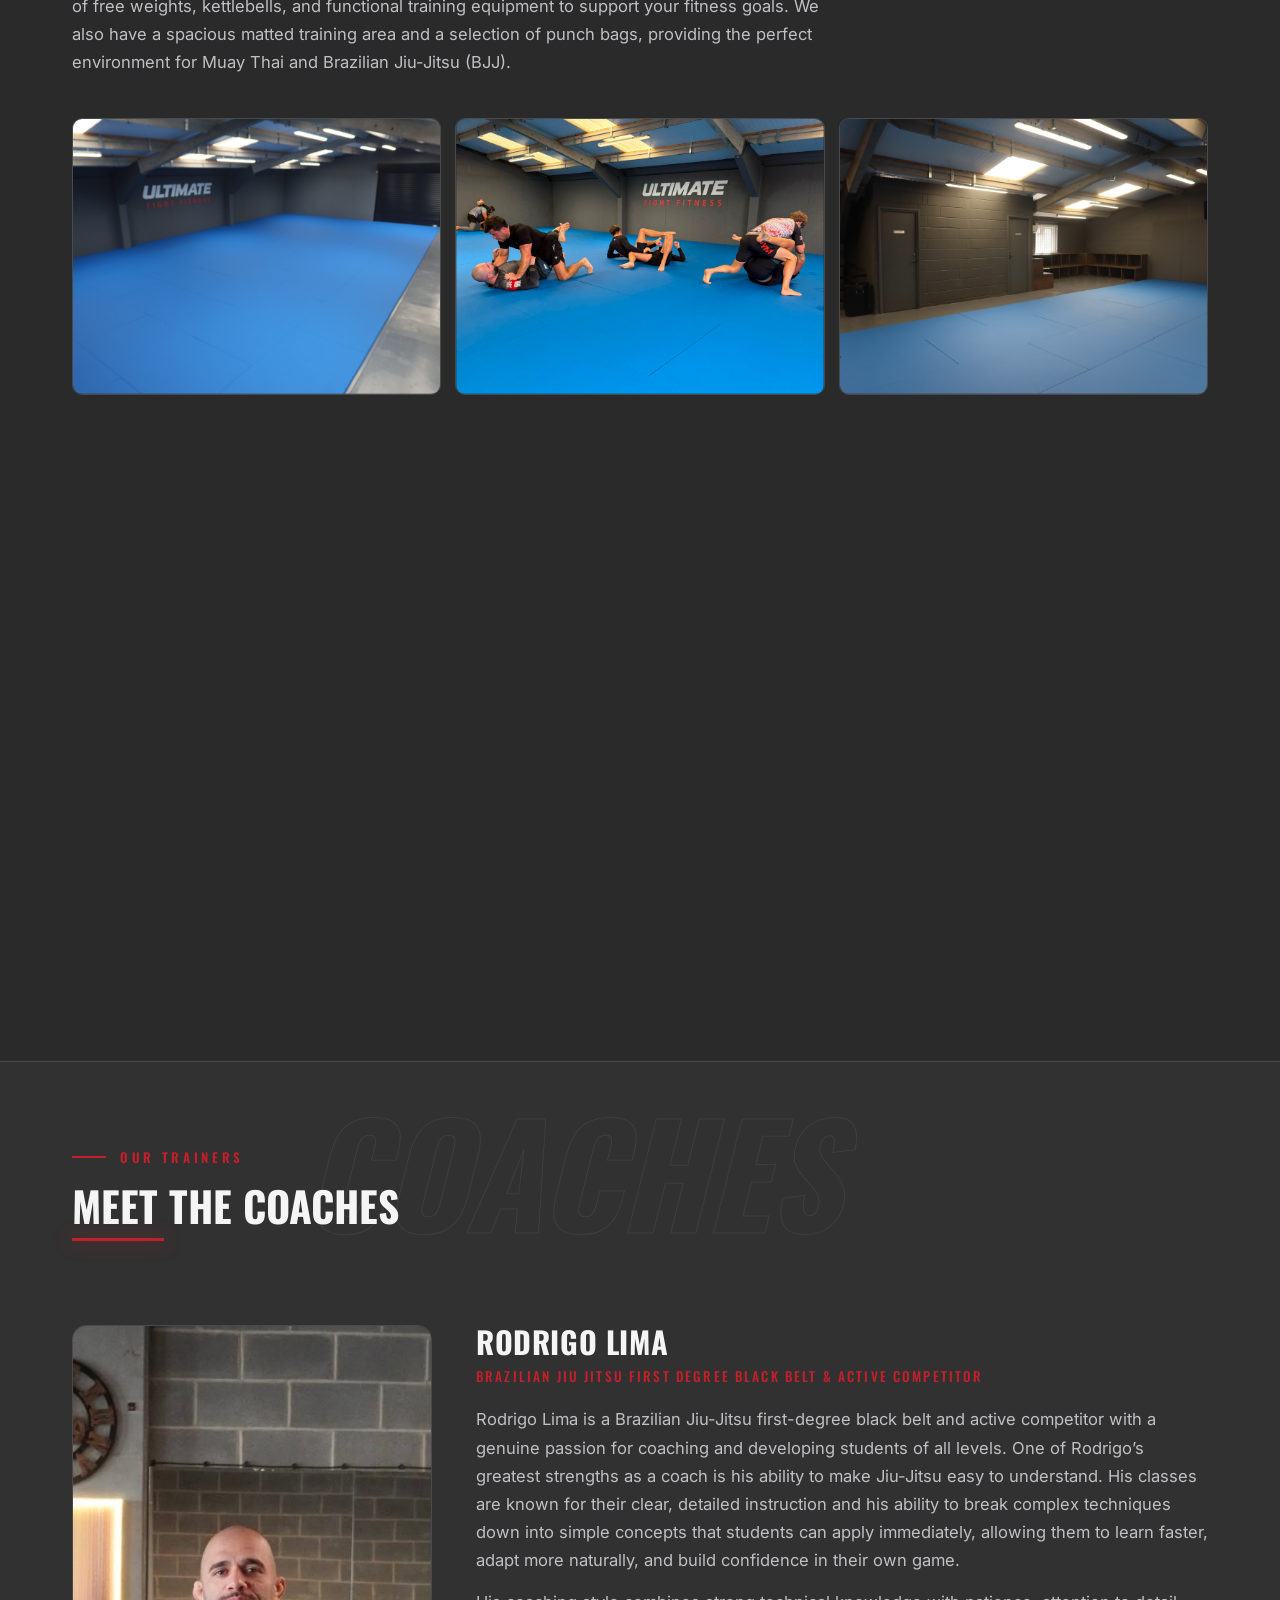
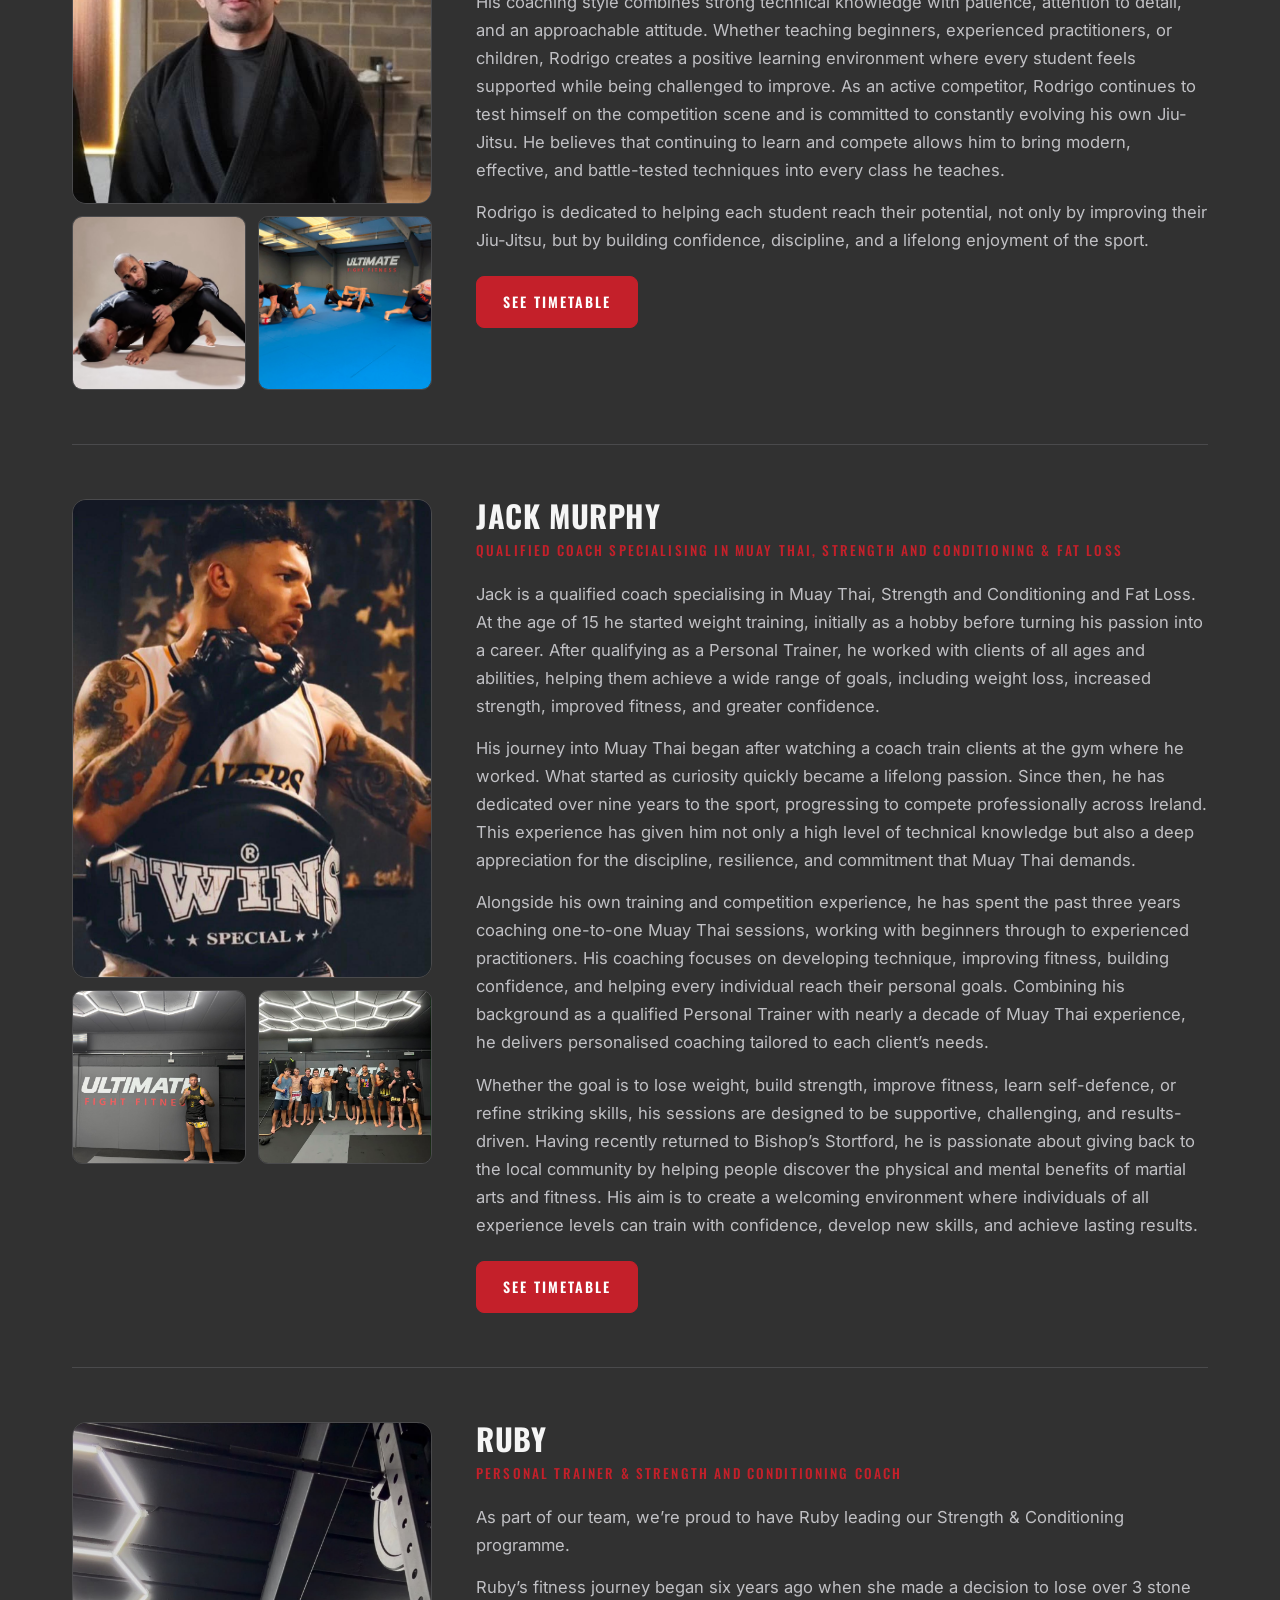
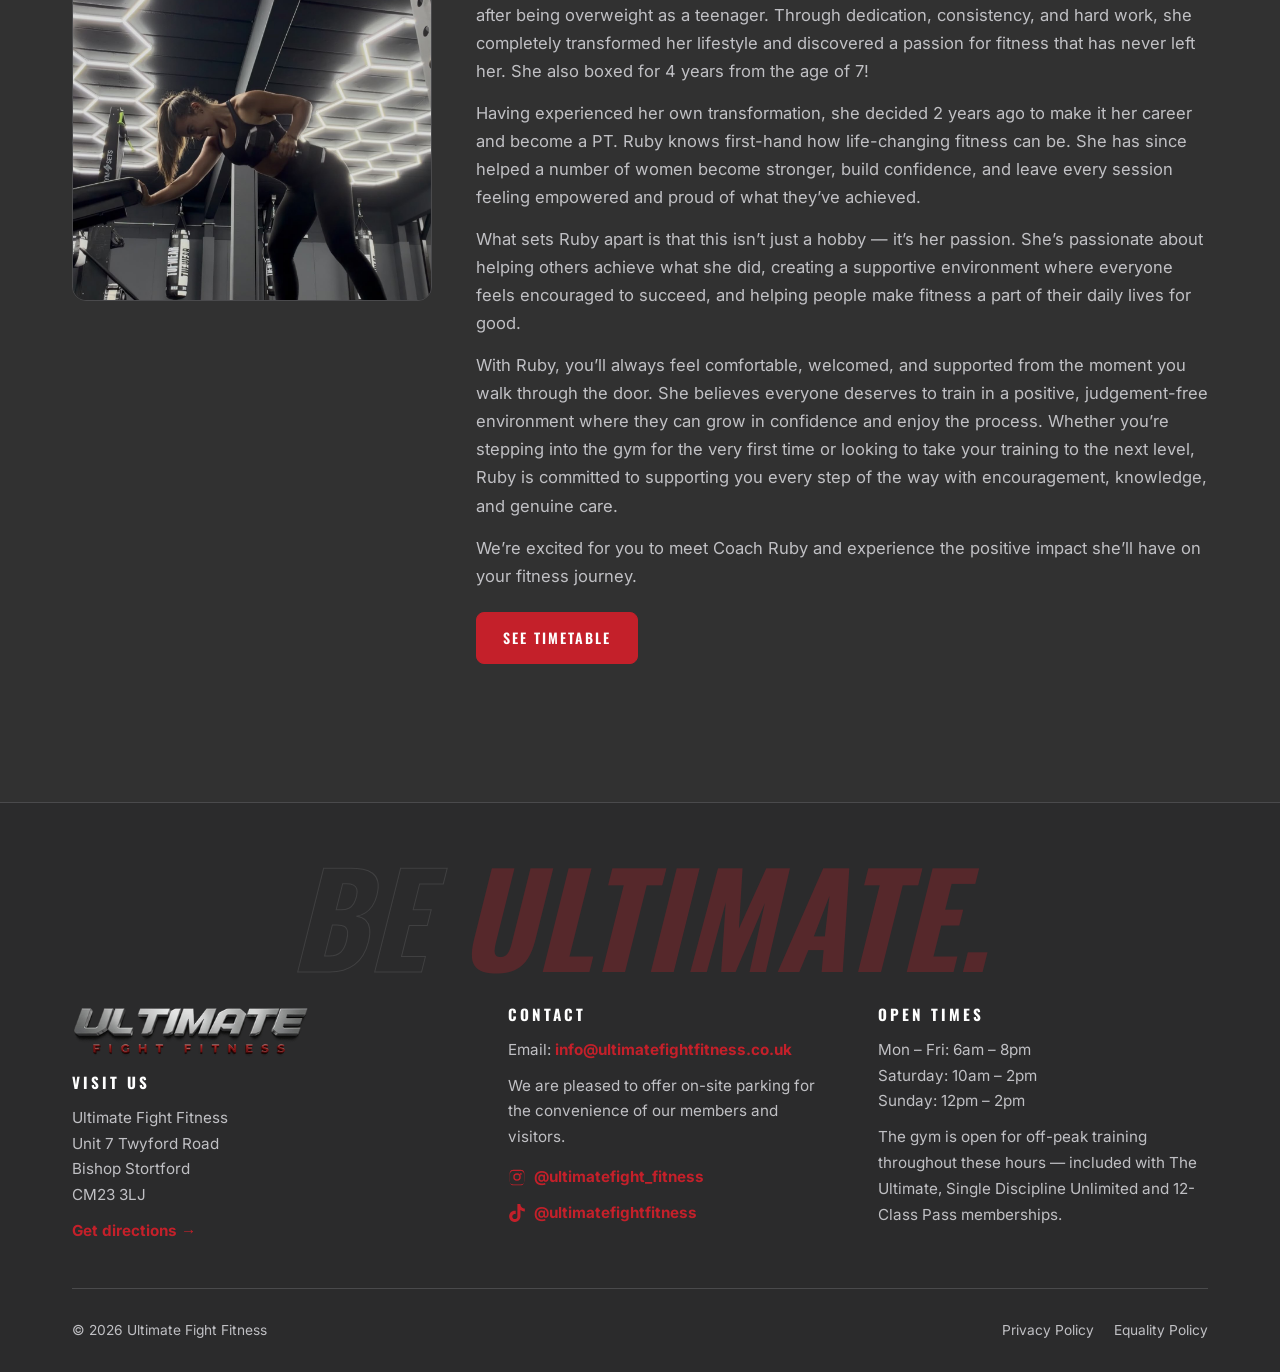
<file: about.html>
<!DOCTYPE html>
<html lang="en">
<head>
  <meta charset="UTF-8">
  <meta name="viewport" content="width=device-width, initial-scale=1">
  <title>About | Ultimate Fight Fitness</title>
  <meta name="description" content="Meet the coaches and see the space at Ultimate Fight Fitness — a BJJ, Muay Thai and Strength & Conditioning gym in Bishop Stortford.">
  <meta name="theme-color" content="#313131">
  <meta name="color-scheme" content="dark">
  <link rel="canonical" href="https://www.ultimatefightfitness.co.uk/about.html">
  <link rel="icon" type="image/png" href="assets/img/favicon.png">
  <meta property="og:title" content="About | Ultimate Fight Fitness">
  <meta property="og:description" content="Meet the coaches and see the space at Ultimate Fight Fitness — a BJJ, Muay Thai and Strength & Conditioning gym in Bishop Stortford.">
  <meta property="og:type" content="website">
  <meta property="og:image" content="https://www.ultimatefightfitness.co.uk/assets/img/muaythai-area.jpg">
  <link rel="stylesheet" href="css/style.css?v=16">
  <script>try{var s=sessionStorage;if(s.uffWipe==='1'){s.removeItem('uffWipe');document.documentElement.classList.add('wiped')}else if(s.uffSeen){document.documentElement.classList.add('no-loader')}}catch(e){}</script>
</head>
<body>
  <div class="loader" aria-hidden="true"><img src="assets/img/logo-small.png" alt=""><span class="loader-bar"></span></div>
  <div id="progress" aria-hidden="true"></div>
  <div id="cursor" aria-hidden="true"></div>
  <a class="skip" href="#main">Skip to content</a>
  <header class="site-header">
    <a class="announce" href="memberships.html">Memberships from &pound;64.99/month &mdash; no contract, first session free &rarr;</a>
    <div class="wrap nav">
      <a class="logo" href="index.html" aria-label="Ultimate Fight Fitness — home">
        <img src="assets/img/logo-small.png" alt="Ultimate Fight Fitness">
      </a>
      <button class="burger" aria-label="Open menu"><span></span><span></span><span></span></button>
      <ul class="nav-links">
        <li><a href="index.html">Home</a></li>
        <li><a href="about.html" class="active">About</a></li>
        <li><a href="classes.html">Classes</a></li>
        <li><a href="timetables.html">Timetables</a></li>
        <li><a href="memberships.html">Memberships</a></li>
        <li><a class="btn btn-sm nav-cta" href="memberships.html">Join Now</a></li>
      </ul>
    </div>
  </header>
<main id="main">
  <section class="page-hero">
    <div class="hero-bg" style="background-image:url('assets/img/bjj-room-wide.jpg')"></div>
    <div class="wrap">
      <p class="kicker">About us</p>
      <h1 class="display" style="font-size:clamp(2.4rem,5.5vw,3.8rem)">Train. Fight.<br><span style="color:var(--red)">Be Ultimate.</span></h1>
    </div>
  </section>

  <section class="section">
    <div class="wrap split">
      <div class="reveal">
        <p class="kicker">Team UFF</p>
        <h2 class="section-title">Hard work. High standards.</h2>
        <p class="lead" style="margin-top:14px">Ultimate Fight Fitness is a gym based in Bishop Stortford. We are built on hard work and high standards. We coach Muay Thai, BJJ, Fitness and Strength &amp; Conditioning &mdash; train at a high level or just for leisure, the choice is yours.</p>
        <p class="muted" style="margin-top:14px">Every session is run by experienced coaches who care about getting you better. Technique, fitness, mental toughness &mdash; it all gets worked. Complete beginner or competing fighter, you&rsquo;ll be pushed properly and supported the whole way.</p>
        <p class="muted" style="margin-top:14px">What we&rsquo;re really building here is character. Resilience, discipline, and a community that trains hard together and backs each other &mdash; inside the gym and out.</p>
        <p class="lead" style="margin-top:14px"><strong>First session&rsquo;s free. We look forward to meeting you.</strong><br>TEAM UFF.</p>
      </div>
      <div class="photo reveal"><img src="assets/img/muaythai-squad.jpg" alt="The Muay Thai squad after a session at Ultimate Fight Fitness"></div>
    </div>
  </section>

  <section class="section alt">
    <div class="wrap">
      <div class="section-head reveal">
        <p class="kicker">Our space</p>
    <span class="bg-word" aria-hidden="true">The Gym</span>
        <h2 class="section-title">Two floors of training</h2>
        <p class="muted">Ultimate Fight Fitness features a fully equipped strength and conditioning area with a wide range of free weights, kettlebells, and functional training equipment to support your fitness goals. We also have a spacious matted training area and a selection of punch bags, providing the perfect environment for Muay Thai and Brazilian Jiu-Jitsu (BJJ).</p>
      </div>
      <div class="gallery">
        <figure class="reveal"><img src="assets/img/bjj-room-wide.jpg" alt="The upstairs BJJ mat space" loading="lazy"></figure>
        <figure class="reveal"><img src="assets/img/bjj-mats-upstairs.jpg" alt="BJJ class rolling on the blue mats" loading="lazy"></figure>
        <figure class="reveal"><img src="assets/img/bjj-changing.jpg" alt="Upstairs changing area with lockers and toilets" loading="lazy"></figure>
        <figure class="reveal"><img src="assets/img/muaythai-area.jpg" alt="The downstairs Muay Thai bag area" loading="lazy"></figure>
        <figure class="reveal"><img src="assets/img/muaythai-bags.jpg" alt="TUF-WEAR heavy bags" loading="lazy"></figure>
        <figure class="reveal"><img src="assets/img/kettlebells.jpg" alt="Kettlebells lined up for class" loading="lazy"></figure>
        <figure class="reveal"><img src="assets/img/dumbbells.jpg" alt="The dumbbell rack, 2.5kg to 50kg" loading="lazy"></figure>
        <figure class="reveal"><img src="assets/img/functional-kit.jpg" alt="Wall balls, sandbags and kettlebell storage" loading="lazy"></figure>
        <figure class="reveal"><img src="assets/img/protein-bar.jpg" alt="The protein bar and seating area" loading="lazy"></figure>
      </div>
    </div>
  </section>

  <section class="section">
    <div class="wrap">
      <div class="section-head reveal">
        <p class="kicker">Our trainers</p>
    <span class="bg-word" aria-hidden="true">Coaches</span>
        <h2 class="section-title">Meet the coaches</h2>
      </div>

      <article class="coach">
        <div class="coach-media reveal">
          <div class="main"><img src="assets/img/rodrigo-gi.jpg" alt="Rodrigo Lima, Brazilian Jiu-Jitsu black belt, in his gi"><img class="alt" src="assets/img/rodrigo-competition.jpg" alt="Rodrigo Lima competing" loading="lazy" style="object-fit:cover;width:100%;aspect-ratio:3/4"></div>
          <div class="thumbs">
            <img src="assets/img/rodrigo-jack-nogi.jpg" alt="Rodrigo Lima teaching no-gi" loading="lazy">
            <img src="assets/img/bjj-mats-upstairs.jpg" alt="BJJ class on the mats" loading="lazy">
          </div>
        </div>
        <div class="reveal">
          <h3>Rodrigo Lima</h3>
          <p class="role">Brazilian Jiu Jitsu First Degree Black Belt &amp; Active Competitor</p>
          <p>Rodrigo Lima is a Brazilian Jiu-Jitsu first-degree black belt and active competitor with a genuine passion for coaching and developing students of all levels. One of Rodrigo&rsquo;s greatest strengths as a coach is his ability to make Jiu-Jitsu easy to understand. His classes are known for their clear, detailed instruction and his ability to break complex techniques down into simple concepts that students can apply immediately, allowing them to learn faster, adapt more naturally, and build confidence in their own game.</p>
          <p>His coaching style combines strong technical knowledge with patience, attention to detail, and an approachable attitude. Whether teaching beginners, experienced practitioners, or children, Rodrigo creates a positive learning environment where every student feels supported while being challenged to improve. As an active competitor, Rodrigo continues to test himself on the competition scene and is committed to constantly evolving his own Jiu-Jitsu. He believes that continuing to learn and compete allows him to bring modern, effective, and battle-tested techniques into every class he teaches.</p>
          <p>Rodrigo is dedicated to helping each student reach their potential, not only by improving their Jiu-Jitsu, but by building confidence, discipline, and a lifelong enjoyment of the sport.</p>
          <a class="btn" href="timetables.html#bjj">See Timetable</a>
        </div>
      </article>

      <article class="coach">
        <div class="coach-media reveal">
          <div class="main"><img src="assets/img/jack-muay-thai.jpg" alt="Jack Murphy holding Muay Thai pads"><img class="alt" src="assets/img/jack-fight.jpg" alt="Jack Murphy competing in Muay Thai" loading="lazy" style="object-fit:cover;width:100%;aspect-ratio:3/4"></div>
          <div class="thumbs">
            <img src="assets/img/jack-uff.jpg" alt="Jack Murphy at Ultimate Fight Fitness" loading="lazy">
            <img src="assets/img/muaythai-squad.jpg" alt="The Muay Thai squad" loading="lazy">
          </div>
        </div>
        <div class="reveal">
          <h3>Jack Murphy</h3>
          <p class="role">Qualified Coach Specialising in Muay Thai, Strength and Conditioning &amp; Fat Loss</p>
          <p>Jack is a qualified coach specialising in Muay Thai, Strength and Conditioning and Fat Loss. At the age of 15 he started weight training, initially as a hobby before turning his passion into a career. After qualifying as a Personal Trainer, he worked with clients of all ages and abilities, helping them achieve a wide range of goals, including weight loss, increased strength, improved fitness, and greater confidence.</p>
          <p>His journey into Muay Thai began after watching a coach train clients at the gym where he worked. What started as curiosity quickly became a lifelong passion. Since then, he has dedicated over nine years to the sport, progressing to compete professionally across Ireland. This experience has given him not only a high level of technical knowledge but also a deep appreciation for the discipline, resilience, and commitment that Muay Thai demands.</p>
          <p>Alongside his own training and competition experience, he has spent the past three years coaching one-to-one Muay Thai sessions, working with beginners through to experienced practitioners. His coaching focuses on developing technique, improving fitness, building confidence, and helping every individual reach their personal goals. Combining his background as a qualified Personal Trainer with nearly a decade of Muay Thai experience, he delivers personalised coaching tailored to each client&rsquo;s needs.</p>
          <p>Whether the goal is to lose weight, build strength, improve fitness, learn self-defence, or refine striking skills, his sessions are designed to be supportive, challenging, and results-driven. Having recently returned to Bishop&rsquo;s Stortford, he is passionate about giving back to the local community by helping people discover the physical and mental benefits of martial arts and fitness. His aim is to create a welcoming environment where individuals of all experience levels can train with confidence, develop new skills, and achieve lasting results.</p>
          <a class="btn" href="timetables.html#muaythai">See Timetable</a>
        </div>
      </article>

      <article class="coach">
        <div class="coach-media reveal">
          <div class="main"><img src="assets/img/ruby-training.jpg" alt="Coach Ruby training in the strength and conditioning area"></div>
        </div>
        <div class="reveal">
          <h3>Ruby</h3>
          <p class="role">Personal Trainer &amp; Strength and Conditioning Coach</p>
          <p>As part of our team, we&rsquo;re proud to have Ruby leading our Strength &amp; Conditioning programme.</p>
          <p>Ruby&rsquo;s fitness journey began six years ago when she made a decision to lose over 3 stone after being overweight as a teenager. Through dedication, consistency, and hard work, she completely transformed her lifestyle and discovered a passion for fitness that has never left her. She also boxed for 4 years from the age of 7!</p>
          <p>Having experienced her own transformation, she decided 2 years ago to make it her career and become a PT. Ruby knows first-hand how life-changing fitness can be. She has since helped a number of women become stronger, build confidence, and leave every session feeling empowered and proud of what they&rsquo;ve achieved.</p>
          <p>What sets Ruby apart is that this isn&rsquo;t just a hobby &mdash; it&rsquo;s her passion. She&rsquo;s passionate about helping others achieve what she did, creating a supportive environment where everyone feels encouraged to succeed, and helping people make fitness a part of their daily lives for good.</p>
          <p>With Ruby, you&rsquo;ll always feel comfortable, welcomed, and supported from the moment you walk through the door. She believes everyone deserves to train in a positive, judgement-free environment where they can grow in confidence and enjoy the process. Whether you&rsquo;re stepping into the gym for the very first time or looking to take your training to the next level, Ruby is committed to supporting you every step of the way with encouragement, knowledge, and genuine care.</p>
          <p>We&rsquo;re excited for you to meet Coach Ruby and experience the positive impact she&rsquo;ll have on your fitness journey.</p>
          <a class="btn" href="timetables.html#sc">See Timetable</a>
        </div>
      </article>
    </div>
  </section>

</main>
  <footer class="site-footer">
    <div class="wrap">
      <div class="footer-word" aria-hidden="true">Be <b>Ultimate.</b></div>
      <div class="footer-grid">
        <div>
          <div class="footer-logo"><img src="assets/img/logo-small.png" alt="Ultimate Fight Fitness"></div>
          <h3>Visit us</h3>
          <address>
            Ultimate Fight Fitness<br>
            Unit 7 Twyford Road<br>
            Bishop Stortford<br>
            CM23 3LJ
          </address>
          <p style="margin-top:10px"><a class="link" href="https://www.google.com/maps/search/?api=1&query=Ultimate+Fight+Fitness%2C+Unit+7+Twyford+Road%2C+Bishop+Stortford+CM23+3LJ" target="_blank" rel="noopener">Get directions&nbsp;&rarr;</a></p>
        </div>
        <div>
          <h3>Contact</h3>
          <p>Email: <a class="link" href="mailto:info@ultimatefightfitness.co.uk">info@ultimatefightfitness.co.uk</a></p>
          <p style="margin-top:10px">We are pleased to offer on-site parking for the convenience of our members and visitors.</p>
          <p style="margin-top:14px"><a class="ig link" href="https://www.instagram.com/ultimatefight_fitness?igsh=MXU5cmJwamQxdzNlcQ==" target="_blank" rel="noopener"><svg viewBox="0 0 24 24" aria-hidden="true"><path d="M12 2.2c3.2 0 3.6 0 4.9.07 1.2.06 1.8.25 2.2.42.56.22.96.48 1.38.9.42.42.68.82.9 1.38.17.42.36 1.05.42 2.2.06 1.3.07 1.7.07 4.9s0 3.6-.07 4.9c-.06 1.2-.25 1.8-.42 2.2a3.7 3.7 0 0 1-.9 1.38c-.42.42-.82.68-1.38.9-.42.17-1.05.36-2.2.42-1.3.06-1.7.07-4.9.07s-3.6 0-4.9-.07c-1.2-.06-1.8-.25-2.2-.42a3.7 3.7 0 0 1-1.38-.9 3.7 3.7 0 0 1-.9-1.38c-.17-.42-.36-1.05-.42-2.2C2.2 15.6 2.2 15.2 2.2 12s0-3.6.07-4.9c.06-1.2.25-1.8.42-2.2.22-.56.48-.96.9-1.38.42-.42.82-.68 1.38-.9.42-.17 1.05-.36 2.2-.42C8.4 2.2 8.8 2.2 12 2.2m0 1.8c-3.1 0-3.5 0-4.7.07-1.13.05-1.74.24-2.15.4-.54.21-.93.46-1.33.87-.4.4-.66.79-.87 1.33-.16.4-.35 1.02-.4 2.15-.07 1.2-.07 1.6-.07 4.7s0 3.5.07 4.7c.05 1.13.24 1.74.4 2.15.21.54.46.93.87 1.33.4.4.79.66 1.33.87.4.16 1.02.35 2.15.4 1.2.07 1.6.07 4.7.07s3.5 0 4.7-.07c1.13-.05 1.74-.24 2.15-.4.54-.21.93-.46 1.33-.87.4-.4.66-.79.87-1.33.16-.4.35-1.02.4-2.15.07-1.2.07-1.6.07-4.7s0-3.5-.07-4.7c-.05-1.13-.24-1.74-.4-2.15a3.6 3.6 0 0 0-.87-1.33 3.6 3.6 0 0 0-1.33-.87c-.4-.16-1.02-.35-2.15-.4-1.2-.07-1.6-.07-4.7-.07zm0 3.06a5 5 0 1 1 0 10 5 5 0 0 1 0-10zm0 1.8a3.2 3.2 0 1 0 0 6.4 3.2 3.2 0 0 0 0-6.4zm5.2-2.1a1.15 1.15 0 1 1 0 2.3 1.15 1.15 0 0 1 0-2.3z"/></svg> @ultimatefight_fitness</a><br><a class="ig link" style="margin-top:6px" href="https://www.tiktok.com/@ultimatefightfitness" target="_blank" rel="noopener"><svg viewBox="0 0 24 24" aria-hidden="true"><path d="M12.525.02c1.31-.02 2.61-.01 3.91-.02.08 1.53.63 3.09 1.75 4.17 1.12 1.11 2.7 1.62 4.24 1.79v4.03c-1.44-.05-2.89-.35-4.2-.97-.57-.26-1.1-.59-1.62-.93-.01 2.92.01 5.84-.02 8.75-.08 1.4-.54 2.79-1.35 3.94-1.31 1.92-3.58 3.17-5.91 3.21-1.43.08-2.86-.31-4.08-1.03-2.02-1.19-3.44-3.37-3.65-5.71-.02-.5-.03-1-.01-1.49.18-1.9 1.12-3.72 2.58-4.96 1.66-1.44 3.98-2.13 6.15-1.72.02 1.48-.04 2.96-.04 4.44-.99-.32-2.15-.23-3.02.37-.63.41-1.11 1.04-1.36 1.75-.21.51-.15 1.07-.14 1.61.24 1.64 1.82 3.02 3.5 2.87 1.12-.01 2.19-.66 2.77-1.61.19-.33.4-.67.41-1.06.1-1.79.06-3.57.07-5.36.01-4.03-.01-8.05.02-12.07z"/></svg> @ultimatefightfitness</a></p>
        </div>
        <div>
          <h3>Open times</h3>
          <p>Mon &ndash; Fri: 6am &ndash; 8pm<br>
             Saturday: 10am &ndash; 2pm<br>
             Sunday: 12pm &ndash; 2pm</p>
          <p style="margin-top:10px">The gym is open for off-peak training throughout these hours &mdash; included with The Ultimate, Single Discipline Unlimited and 12-Class Pass memberships.</p>
        </div>
      </div>
      <div class="footer-bottom">
        <span>&copy; 2026 Ultimate Fight Fitness</span>
        <nav>
          <a href="privacy-policy.html">Privacy Policy</a>
          <a href="equality-policy.html">Equality Policy</a>
        </nav>
      </div>
    </div>
  </footer>
  <script src="js/main.js?v=22"></script>
</body>
</html>
</file>
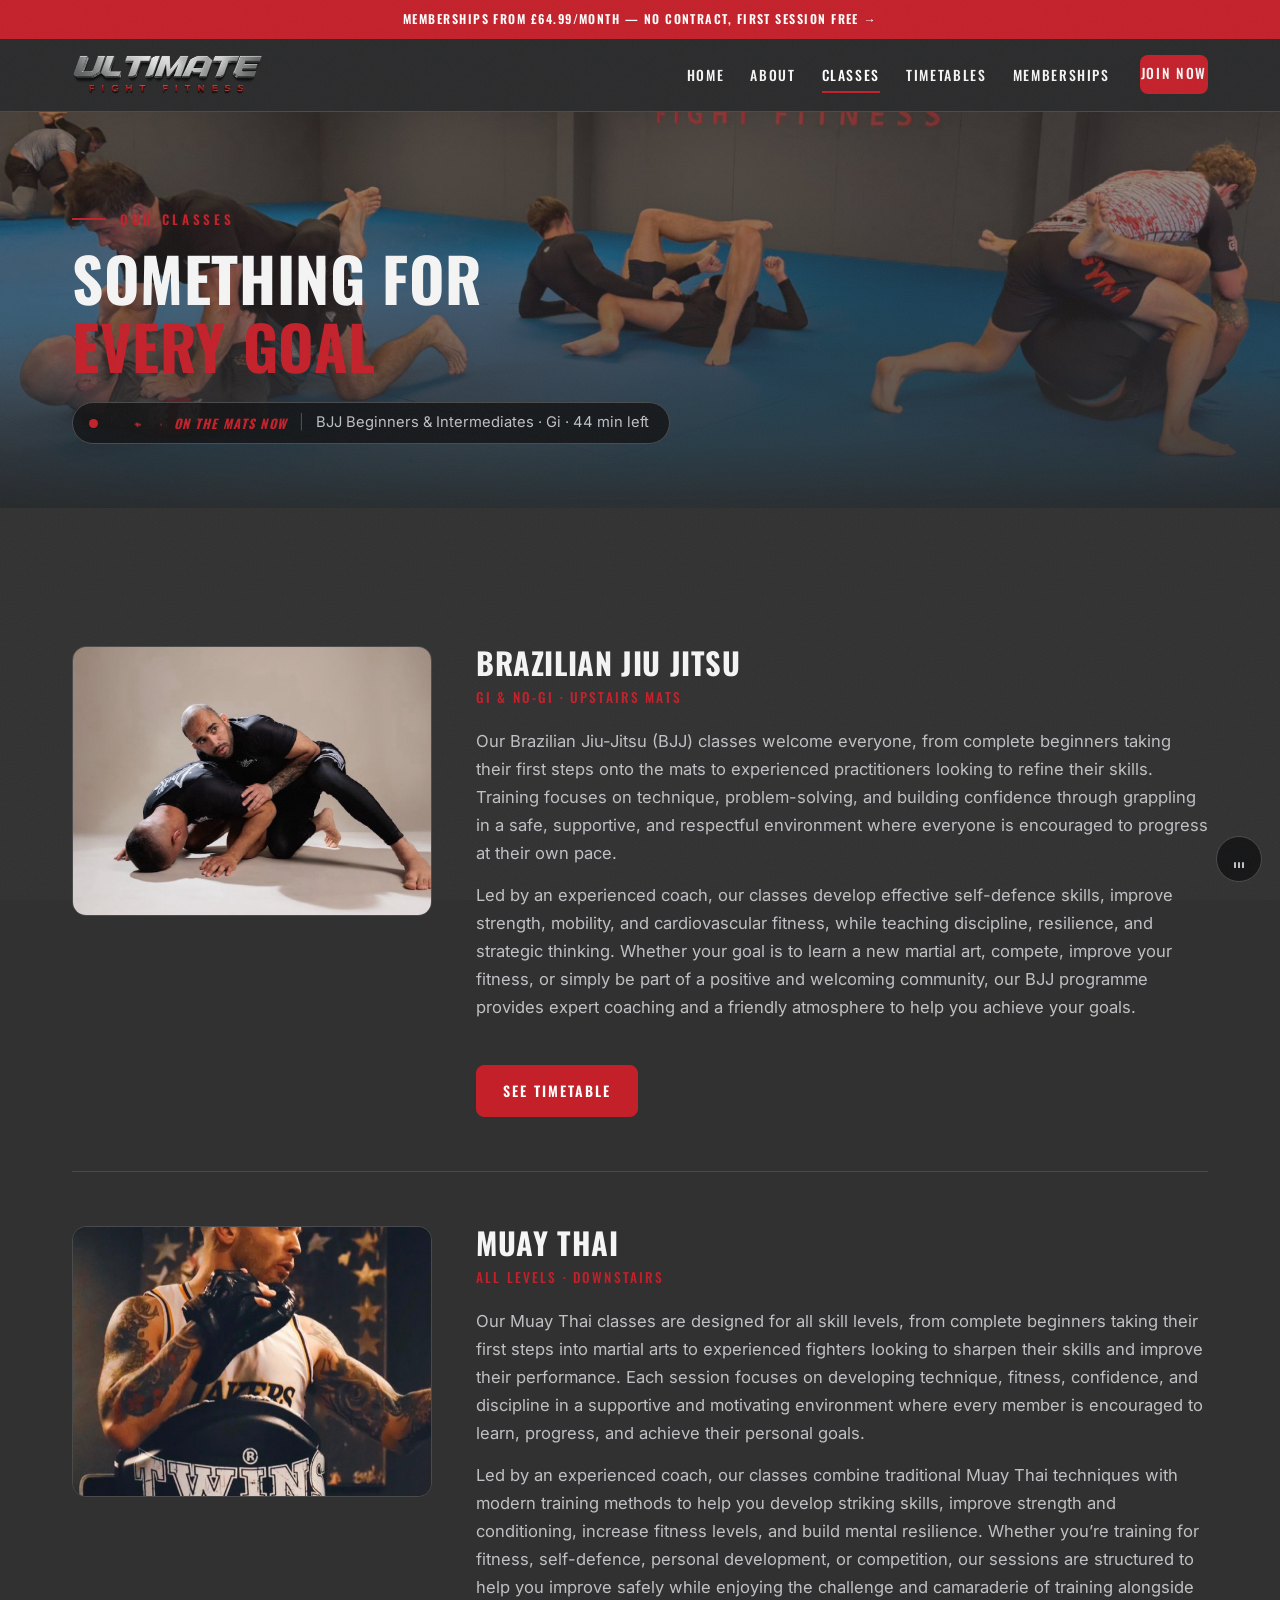
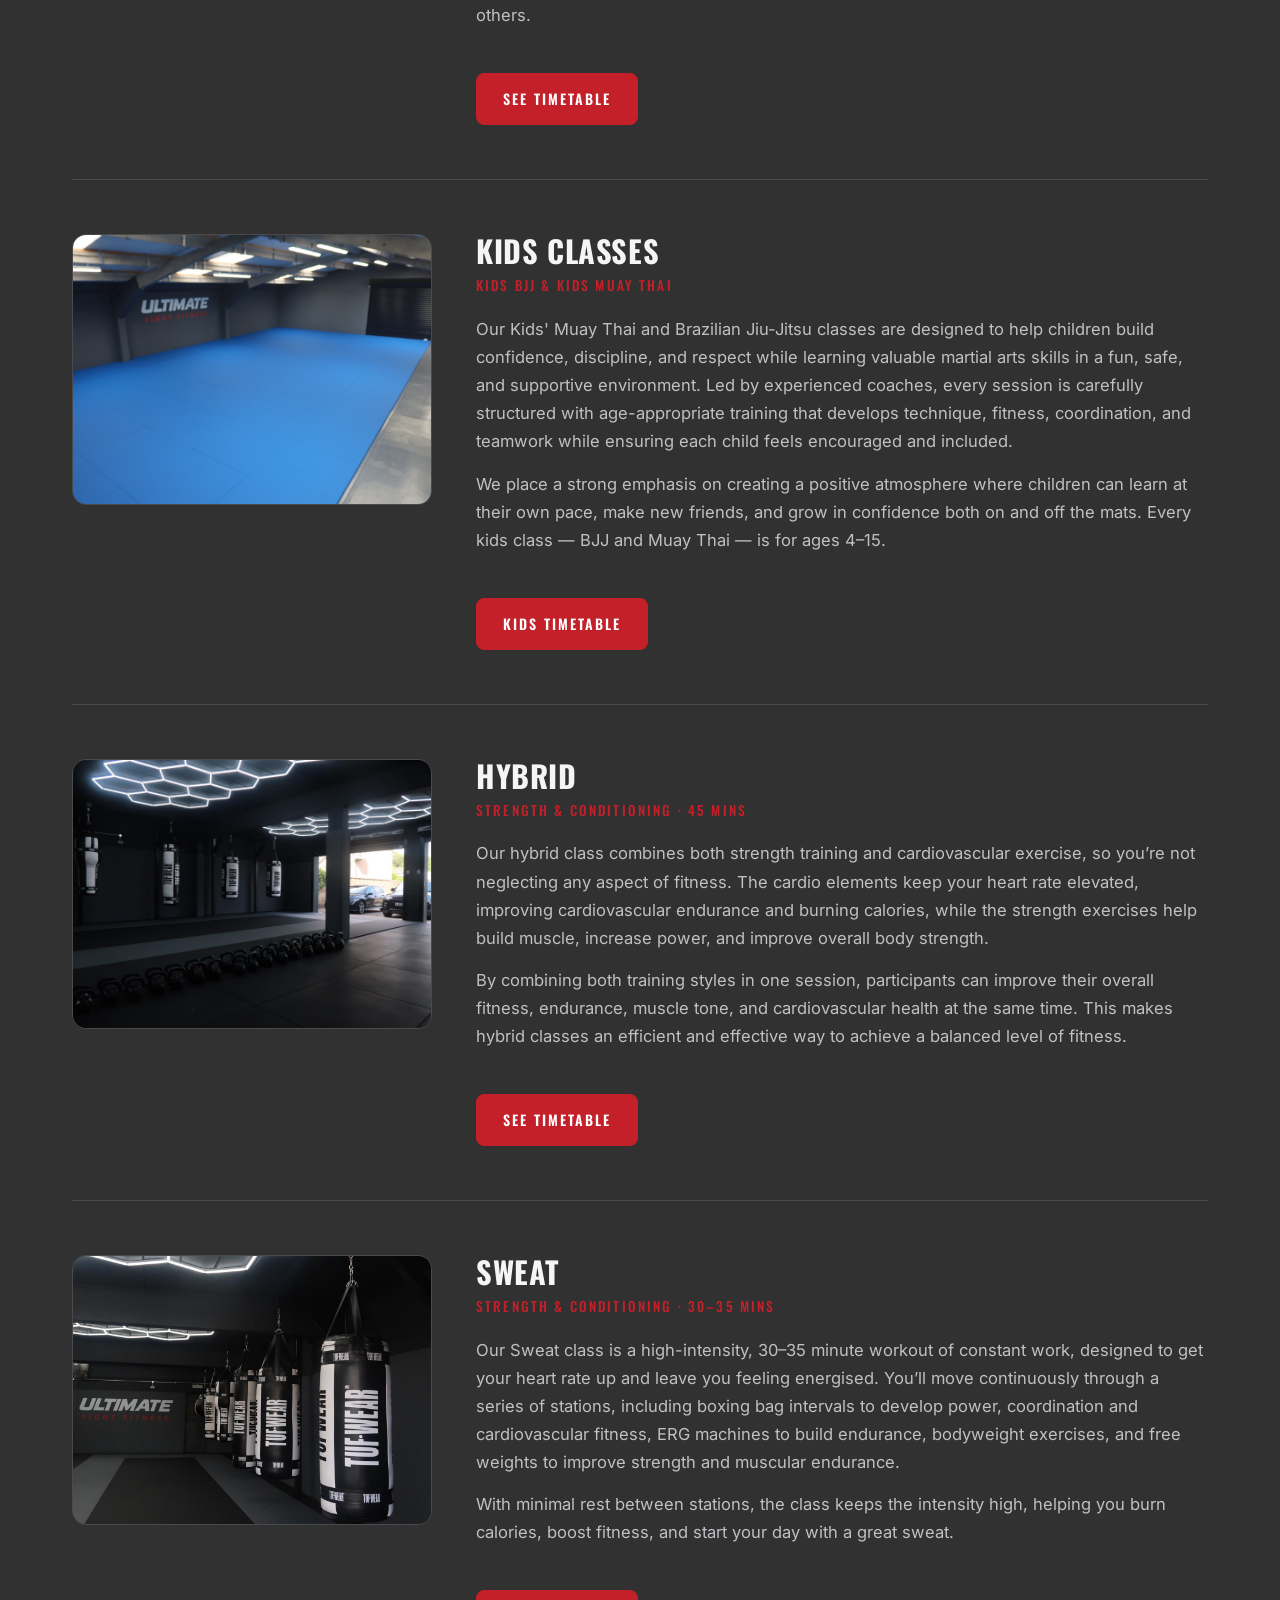
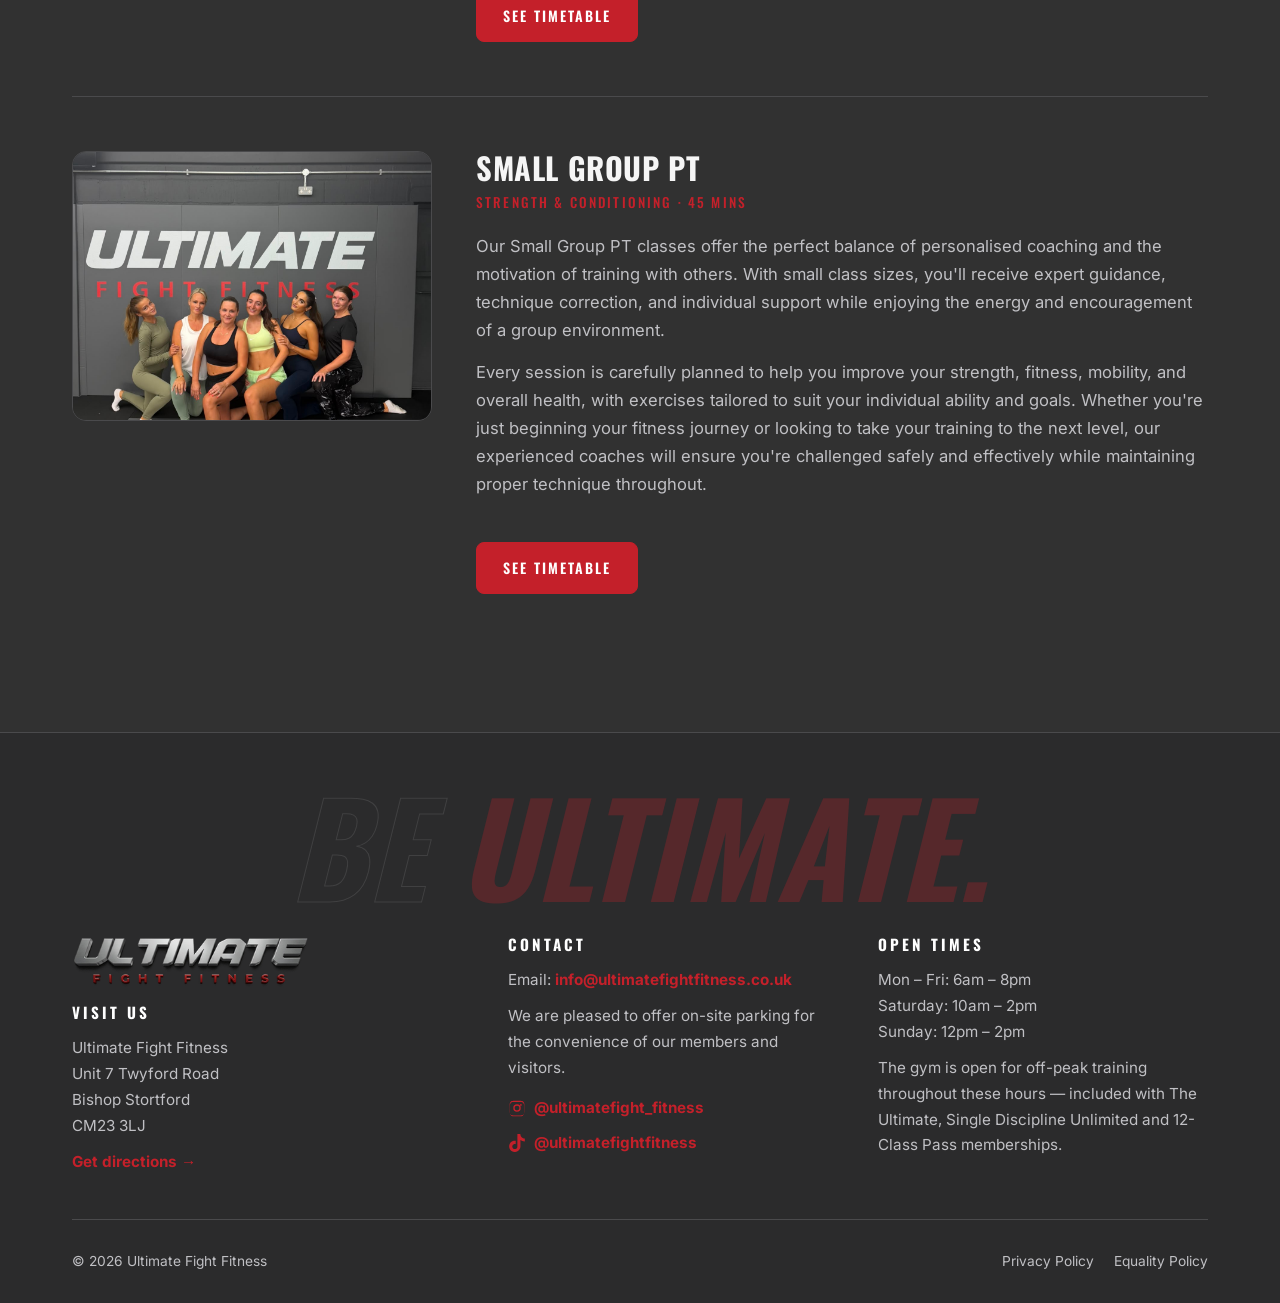
<file: classes.html>
<!DOCTYPE html>
<html lang="en">
<head>
  <meta charset="UTF-8">
  <meta name="viewport" content="width=device-width, initial-scale=1">
  <title>Classes | Ultimate Fight Fitness</title>
  <meta name="description" content="BJJ, Muay Thai, Kids Classes, Strength and Sweat — over 30 classes per week at Ultimate Fight Fitness in Bishop Stortford.">
  <meta name="theme-color" content="#313131">
  <meta name="color-scheme" content="dark">
  <link rel="canonical" href="https://www.ultimatefightfitness.co.uk/classes.html">
  <link rel="icon" type="image/png" href="assets/img/favicon.png">
  <meta property="og:title" content="Classes | Ultimate Fight Fitness">
  <meta property="og:description" content="BJJ, Muay Thai, Kids Classes, Strength and Sweat — over 30 classes per week at Ultimate Fight Fitness in Bishop Stortford.">
  <meta property="og:type" content="website">
  <meta property="og:image" content="https://www.ultimatefightfitness.co.uk/assets/img/muaythai-area.jpg">
  <link rel="stylesheet" href="css/style.css?v=16">
  <script>try{var s=sessionStorage;if(s.uffWipe==='1'){s.removeItem('uffWipe');document.documentElement.classList.add('wiped')}else if(s.uffSeen){document.documentElement.classList.add('no-loader')}}catch(e){}</script>
</head>
<body>
  <div class="loader" aria-hidden="true"><img src="assets/img/logo-small.png" alt=""><span class="loader-bar"></span></div>
  <div id="progress" aria-hidden="true"></div>
  <div id="cursor" aria-hidden="true"></div>
  <a class="skip" href="#main">Skip to content</a>
  <header class="site-header">
    <a class="announce" href="memberships.html">Memberships from &pound;64.99/month &mdash; no contract, first session free &rarr;</a>
    <div class="wrap nav">
      <a class="logo" href="index.html" aria-label="Ultimate Fight Fitness — home">
        <img src="assets/img/logo-small.png" alt="Ultimate Fight Fitness">
      </a>
      <button class="burger" aria-label="Open menu"><span></span><span></span><span></span></button>
      <ul class="nav-links">
        <li><a href="index.html">Home</a></li>
        <li><a href="about.html">About</a></li>
        <li><a href="classes.html" class="active">Classes</a></li>
        <li><a href="timetables.html">Timetables</a></li>
        <li><a href="memberships.html">Memberships</a></li>
        <li><a class="btn btn-sm nav-cta" href="memberships.html">Join Now</a></li>
      </ul>
    </div>
  </header>
<main id="main">
  <section class="page-hero">
    <div class="hero-bg" style="background-image:url('assets/img/bjj-mats-upstairs.jpg')"></div>
    <div class="wrap">
      <p class="kicker">Our classes</p>
      <h1 class="display" style="font-size:clamp(2.4rem,5.5vw,3.8rem)">Something for<br><span style="color:var(--red)">every goal</span></h1>
    </div>
  </section>

  <section class="section">
    <div class="wrap">
      <article class="coach" id="bjj">
        <div class="coach-media reveal">
          <div class="main"><img src="assets/img/rodrigo-jack-nogi.jpg" alt="No-gi BJJ training at Ultimate Fight Fitness" style="aspect-ratio:4/3;object-position:center"></div>
        </div>
        <div class="reveal">
          <h3>Brazilian Jiu Jitsu</h3>
          <p class="role">Gi &amp; No-Gi &middot; Upstairs mats</p>
          <p>Our Brazilian Jiu-Jitsu (BJJ) classes welcome everyone, from complete beginners taking their first steps onto the mats to experienced practitioners looking to refine their skills. Training focuses on technique, problem-solving, and building confidence through grappling in a safe, supportive, and respectful environment where everyone is encouraged to progress at their own pace.</p>
          <p>Led by an experienced coach, our classes develop effective self-defence skills, improve strength, mobility, and cardiovascular fitness, while teaching discipline, resilience, and strategic thinking. Whether your goal is to learn a new martial art, compete, improve your fitness, or simply be part of a positive and welcoming community, our BJJ programme provides expert coaching and a friendly atmosphere to help you achieve your goals.</p>
          <div style="display:flex;gap:12px;flex-wrap:wrap;margin-top:22px">
          <a class="btn" href="timetables.html#bjj">See Timetable</a>
          </div>
        </div>
      </article>

      <article class="coach" id="muaythai">
        <div class="coach-media reveal">
          <div class="main"><img src="assets/img/jack-muay-thai.jpg" alt="Muay Thai pad work with coach Jack Murphy" style="aspect-ratio:4/3;object-position:center"></div>
        </div>
        <div class="reveal">
          <h3>Muay Thai</h3>
          <p class="role">All levels &middot; Downstairs</p>
          <p>Our Muay Thai classes are designed for all skill levels, from complete beginners taking their first steps into martial arts to experienced fighters looking to sharpen their skills and improve their performance. Each session focuses on developing technique, fitness, confidence, and discipline in a supportive and motivating environment where every member is encouraged to learn, progress, and achieve their personal goals.</p>
          <p>Led by an experienced coach, our classes combine traditional Muay Thai techniques with modern training methods to help you develop striking skills, improve strength and conditioning, increase fitness levels, and build mental resilience. Whether you’re training for fitness, self-defence, personal development, or competition, our sessions are structured to help you improve safely while enjoying the challenge and camaraderie of training alongside others.</p>
          <div style="display:flex;gap:12px;flex-wrap:wrap;margin-top:22px">
          <a class="btn" href="timetables.html#muaythai">See Timetable</a>
          </div>
        </div>
      </article>

      <article class="coach" id="kids">
        <div class="coach-media reveal">
          <div class="main"><img src="assets/img/bjj-room-wide.jpg" alt="The upstairs matted area where kids classes run" style="aspect-ratio:4/3;object-position:center"></div>
        </div>
        <div class="reveal">
          <h3>Kids Classes</h3>
          <p class="role">Kids BJJ &amp; Kids Muay Thai</p>
          <p>Our Kids' Muay Thai and Brazilian Jiu-Jitsu classes are designed to help children build confidence, discipline, and respect while learning valuable martial arts skills in a fun, safe, and supportive environment. Led by experienced coaches, every session is carefully structured with age-appropriate training that develops technique, fitness, coordination, and teamwork while ensuring each child feels encouraged and included.</p>
          <p>We place a strong emphasis on creating a positive atmosphere where children can learn at their own pace, make new friends, and grow in confidence both on and off the mats. Every kids class &mdash; BJJ and Muay Thai &mdash; is for ages 4&ndash;15.</p>
          <div style="display:flex;gap:12px;flex-wrap:wrap;margin-top:22px">
          <a class="btn" href="timetables.html#kids">Kids Timetable</a>
          </div>
        </div>
      </article>

      <article class="coach" id="hybrid">
        <div class="coach-media reveal">
          <div class="main"><img src="assets/img/kettlebells.jpg" alt="Kettlebells set out for a strength and conditioning class" style="aspect-ratio:4/3;object-position:center"></div>
        </div>
        <div class="reveal">
          <h3>Hybrid</h3>
          <p class="role">Strength &amp; Conditioning &middot; 45 mins</p>
          <p>Our hybrid class combines both strength training and cardiovascular exercise, so you’re not neglecting any aspect of fitness. The cardio elements keep your heart rate elevated, improving cardiovascular endurance and burning calories, while the strength exercises help build muscle, increase power, and improve overall body strength.</p>
          <p>By combining both training styles in one session, participants can improve their overall fitness, endurance, muscle tone, and cardiovascular health at the same time. This makes hybrid classes an efficient and effective way to achieve a balanced level of fitness.</p>
          <div style="display:flex;gap:12px;flex-wrap:wrap;margin-top:22px">
          <a class="btn" href="timetables.html#sc">See Timetable</a>
          </div>
        </div>
      </article>

      <article class="coach" id="sweat">
        <div class="coach-media reveal">
          <div class="main"><img src="assets/img/muaythai-bags.jpg" alt="The bag line used for Sweat class intervals" style="aspect-ratio:4/3;object-position:center 72%"></div>
        </div>
        <div class="reveal">
          <h3>Sweat</h3>
          <p class="role">Strength &amp; Conditioning &middot; 30&ndash;35 mins</p>
          <p>Our Sweat class is a high-intensity, 30–35 minute workout of constant work, designed to get your heart rate up and leave you feeling energised. You’ll move continuously through a series of stations, including boxing bag intervals to develop power, coordination and cardiovascular fitness, ERG machines to build endurance, bodyweight exercises, and free weights to improve strength and muscular endurance.</p>
          <p>With minimal rest between stations, the class keeps the intensity high, helping you burn calories, boost fitness, and start your day with a great sweat.</p>
          <div style="display:flex;gap:12px;flex-wrap:wrap;margin-top:22px">
          <a class="btn" href="timetables.html#sc">See Timetable</a>
          </div>
        </div>
      </article>

      <article class="coach" id="sgpt">
        <div class="coach-media reveal">
          <div class="main"><img src="assets/img/ladies-group.jpg" alt="A small group PT session at Ultimate Fight Fitness" style="aspect-ratio:4/3;object-position:center 60%"></div>
        </div>
        <div class="reveal">
          <h3>Small Group PT</h3>
          <p class="role">Strength &amp; Conditioning &middot; 45 mins</p>
          <p>Our Small Group PT classes offer the perfect balance of personalised coaching and the motivation of training with others. With small class sizes, you'll receive expert guidance, technique correction, and individual support while enjoying the energy and encouragement of a group environment.</p>
          <p>Every session is carefully planned to help you improve your strength, fitness, mobility, and overall health, with exercises tailored to suit your individual ability and goals. Whether you're just beginning your fitness journey or looking to take your training to the next level, our experienced coaches will ensure you're challenged safely and effectively while maintaining proper technique throughout.</p>
          <div style="display:flex;gap:12px;flex-wrap:wrap;margin-top:22px">
          <a class="btn" href="timetables.html#sc">See Timetable</a>
          </div>
        </div>
      </article>
    </div>
  </section>

</main>
  <footer class="site-footer">
    <div class="wrap">
      <div class="footer-word" aria-hidden="true">Be <b>Ultimate.</b></div>
      <div class="footer-grid">
        <div>
          <div class="footer-logo"><img src="assets/img/logo-small.png" alt="Ultimate Fight Fitness"></div>
          <h3>Visit us</h3>
          <address>
            Ultimate Fight Fitness<br>
            Unit 7 Twyford Road<br>
            Bishop Stortford<br>
            CM23 3LJ
          </address>
          <p style="margin-top:10px"><a class="link" href="https://www.google.com/maps/search/?api=1&query=Ultimate+Fight+Fitness%2C+Unit+7+Twyford+Road%2C+Bishop+Stortford+CM23+3LJ" target="_blank" rel="noopener">Get directions&nbsp;&rarr;</a></p>
        </div>
        <div>
          <h3>Contact</h3>
          <p>Email: <a class="link" href="mailto:info@ultimatefightfitness.co.uk">info@ultimatefightfitness.co.uk</a></p>
          <p style="margin-top:10px">We are pleased to offer on-site parking for the convenience of our members and visitors.</p>
          <p style="margin-top:14px"><a class="ig link" href="https://www.instagram.com/ultimatefight_fitness?igsh=MXU5cmJwamQxdzNlcQ==" target="_blank" rel="noopener"><svg viewBox="0 0 24 24" aria-hidden="true"><path d="M12 2.2c3.2 0 3.6 0 4.9.07 1.2.06 1.8.25 2.2.42.56.22.96.48 1.38.9.42.42.68.82.9 1.38.17.42.36 1.05.42 2.2.06 1.3.07 1.7.07 4.9s0 3.6-.07 4.9c-.06 1.2-.25 1.8-.42 2.2a3.7 3.7 0 0 1-.9 1.38c-.42.42-.82.68-1.38.9-.42.17-1.05.36-2.2.42-1.3.06-1.7.07-4.9.07s-3.6 0-4.9-.07c-1.2-.06-1.8-.25-2.2-.42a3.7 3.7 0 0 1-1.38-.9 3.7 3.7 0 0 1-.9-1.38c-.17-.42-.36-1.05-.42-2.2C2.2 15.6 2.2 15.2 2.2 12s0-3.6.07-4.9c.06-1.2.25-1.8.42-2.2.22-.56.48-.96.9-1.38.42-.42.82-.68 1.38-.9.42-.17 1.05-.36 2.2-.42C8.4 2.2 8.8 2.2 12 2.2m0 1.8c-3.1 0-3.5 0-4.7.07-1.13.05-1.74.24-2.15.4-.54.21-.93.46-1.33.87-.4.4-.66.79-.87 1.33-.16.4-.35 1.02-.4 2.15-.07 1.2-.07 1.6-.07 4.7s0 3.5.07 4.7c.05 1.13.24 1.74.4 2.15.21.54.46.93.87 1.33.4.4.79.66 1.33.87.4.16 1.02.35 2.15.4 1.2.07 1.6.07 4.7.07s3.5 0 4.7-.07c1.13-.05 1.74-.24 2.15-.4.54-.21.93-.46 1.33-.87.4-.4.66-.79.87-1.33.16-.4.35-1.02.4-2.15.07-1.2.07-1.6.07-4.7s0-3.5-.07-4.7c-.05-1.13-.24-1.74-.4-2.15a3.6 3.6 0 0 0-.87-1.33 3.6 3.6 0 0 0-1.33-.87c-.4-.16-1.02-.35-2.15-.4-1.2-.07-1.6-.07-4.7-.07zm0 3.06a5 5 0 1 1 0 10 5 5 0 0 1 0-10zm0 1.8a3.2 3.2 0 1 0 0 6.4 3.2 3.2 0 0 0 0-6.4zm5.2-2.1a1.15 1.15 0 1 1 0 2.3 1.15 1.15 0 0 1 0-2.3z"/></svg> @ultimatefight_fitness</a><br><a class="ig link" style="margin-top:6px" href="https://www.tiktok.com/@ultimatefightfitness" target="_blank" rel="noopener"><svg viewBox="0 0 24 24" aria-hidden="true"><path d="M12.525.02c1.31-.02 2.61-.01 3.91-.02.08 1.53.63 3.09 1.75 4.17 1.12 1.11 2.7 1.62 4.24 1.79v4.03c-1.44-.05-2.89-.35-4.2-.97-.57-.26-1.1-.59-1.62-.93-.01 2.92.01 5.84-.02 8.75-.08 1.4-.54 2.79-1.35 3.94-1.31 1.92-3.58 3.17-5.91 3.21-1.43.08-2.86-.31-4.08-1.03-2.02-1.19-3.44-3.37-3.65-5.71-.02-.5-.03-1-.01-1.49.18-1.9 1.12-3.72 2.58-4.96 1.66-1.44 3.98-2.13 6.15-1.72.02 1.48-.04 2.96-.04 4.44-.99-.32-2.15-.23-3.02.37-.63.41-1.11 1.04-1.36 1.75-.21.51-.15 1.07-.14 1.61.24 1.64 1.82 3.02 3.5 2.87 1.12-.01 2.19-.66 2.77-1.61.19-.33.4-.67.41-1.06.1-1.79.06-3.57.07-5.36.01-4.03-.01-8.05.02-12.07z"/></svg> @ultimatefightfitness</a></p>
        </div>
        <div>
          <h3>Open times</h3>
          <p>Mon &ndash; Fri: 6am &ndash; 8pm<br>
             Saturday: 10am &ndash; 2pm<br>
             Sunday: 12pm &ndash; 2pm</p>
          <p style="margin-top:10px">The gym is open for off-peak training throughout these hours &mdash; included with The Ultimate, Single Discipline Unlimited and 12-Class Pass memberships.</p>
        </div>
      </div>
      <div class="footer-bottom">
        <span>&copy; 2026 Ultimate Fight Fitness</span>
        <nav>
          <a href="privacy-policy.html">Privacy Policy</a>
          <a href="equality-policy.html">Equality Policy</a>
        </nav>
      </div>
    </div>
  </footer>
  <script src="js/main.js?v=22"></script>
</body>
</html>
</file>
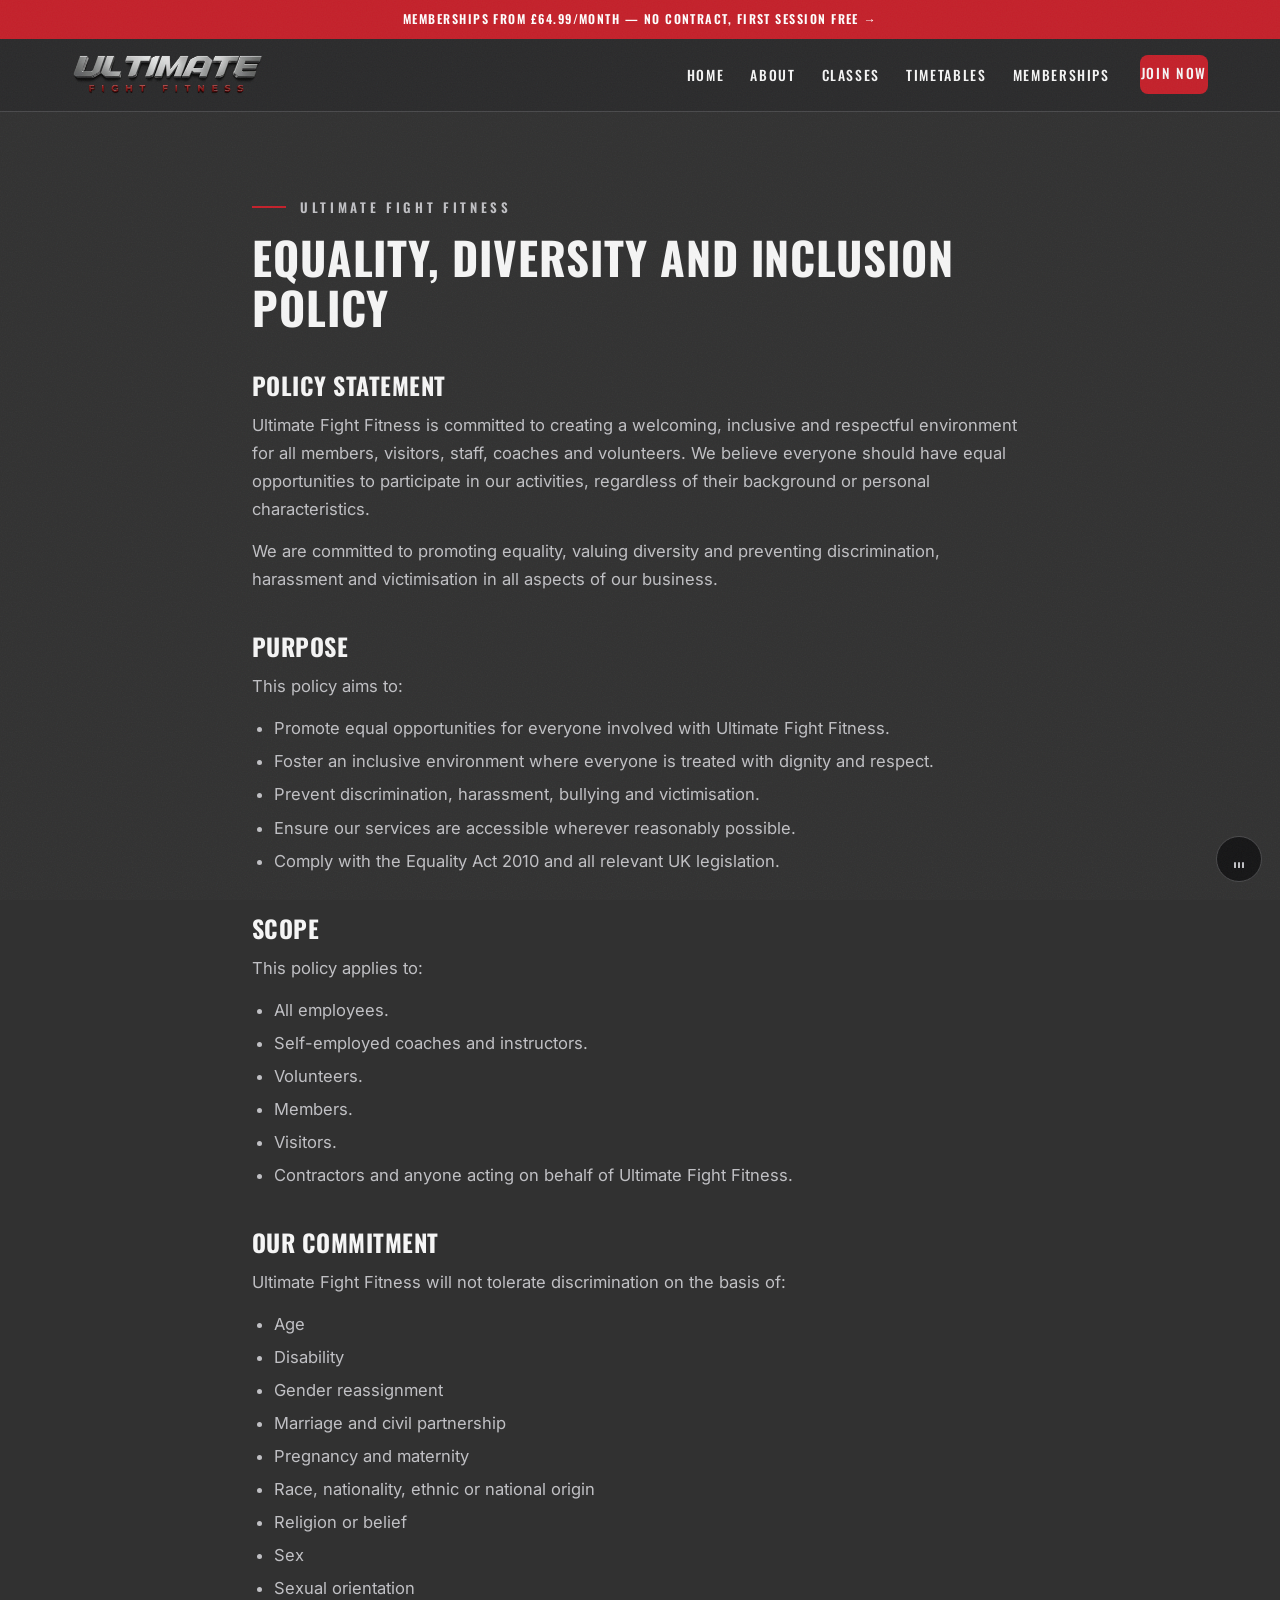
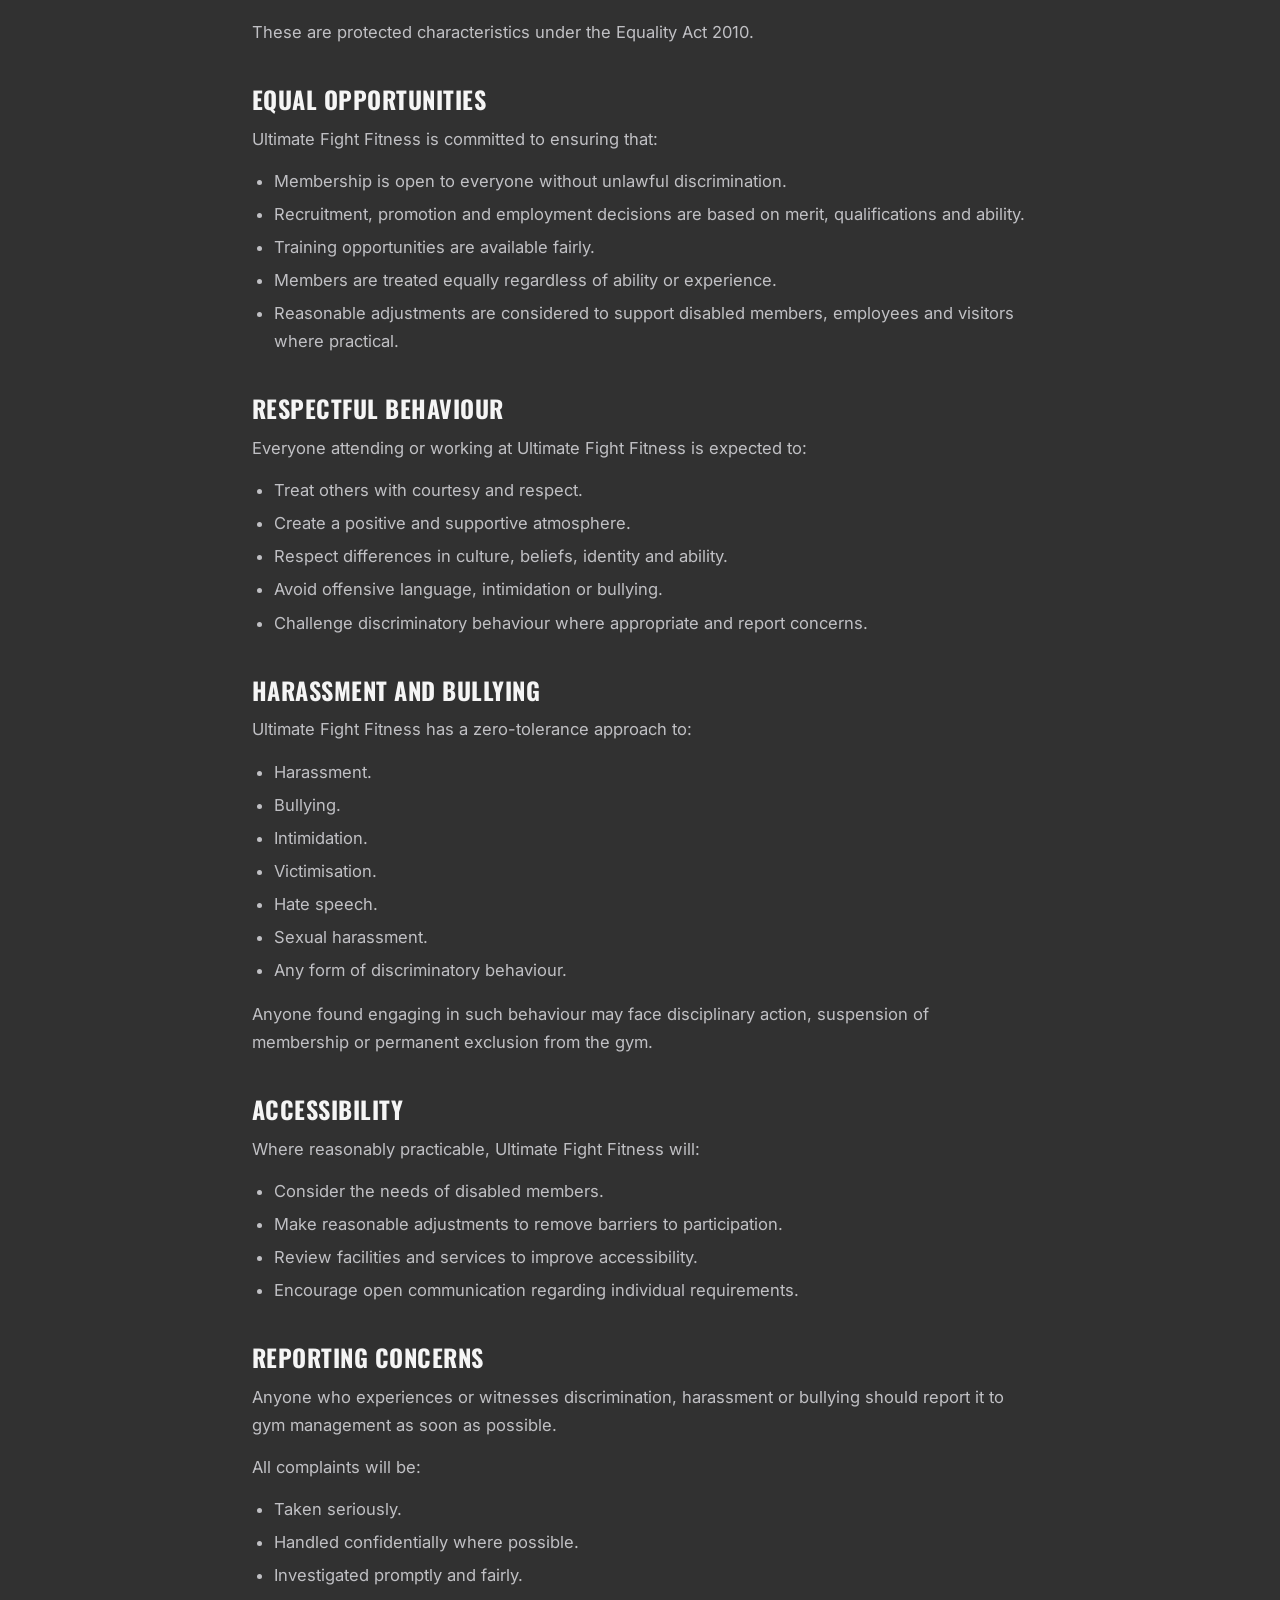
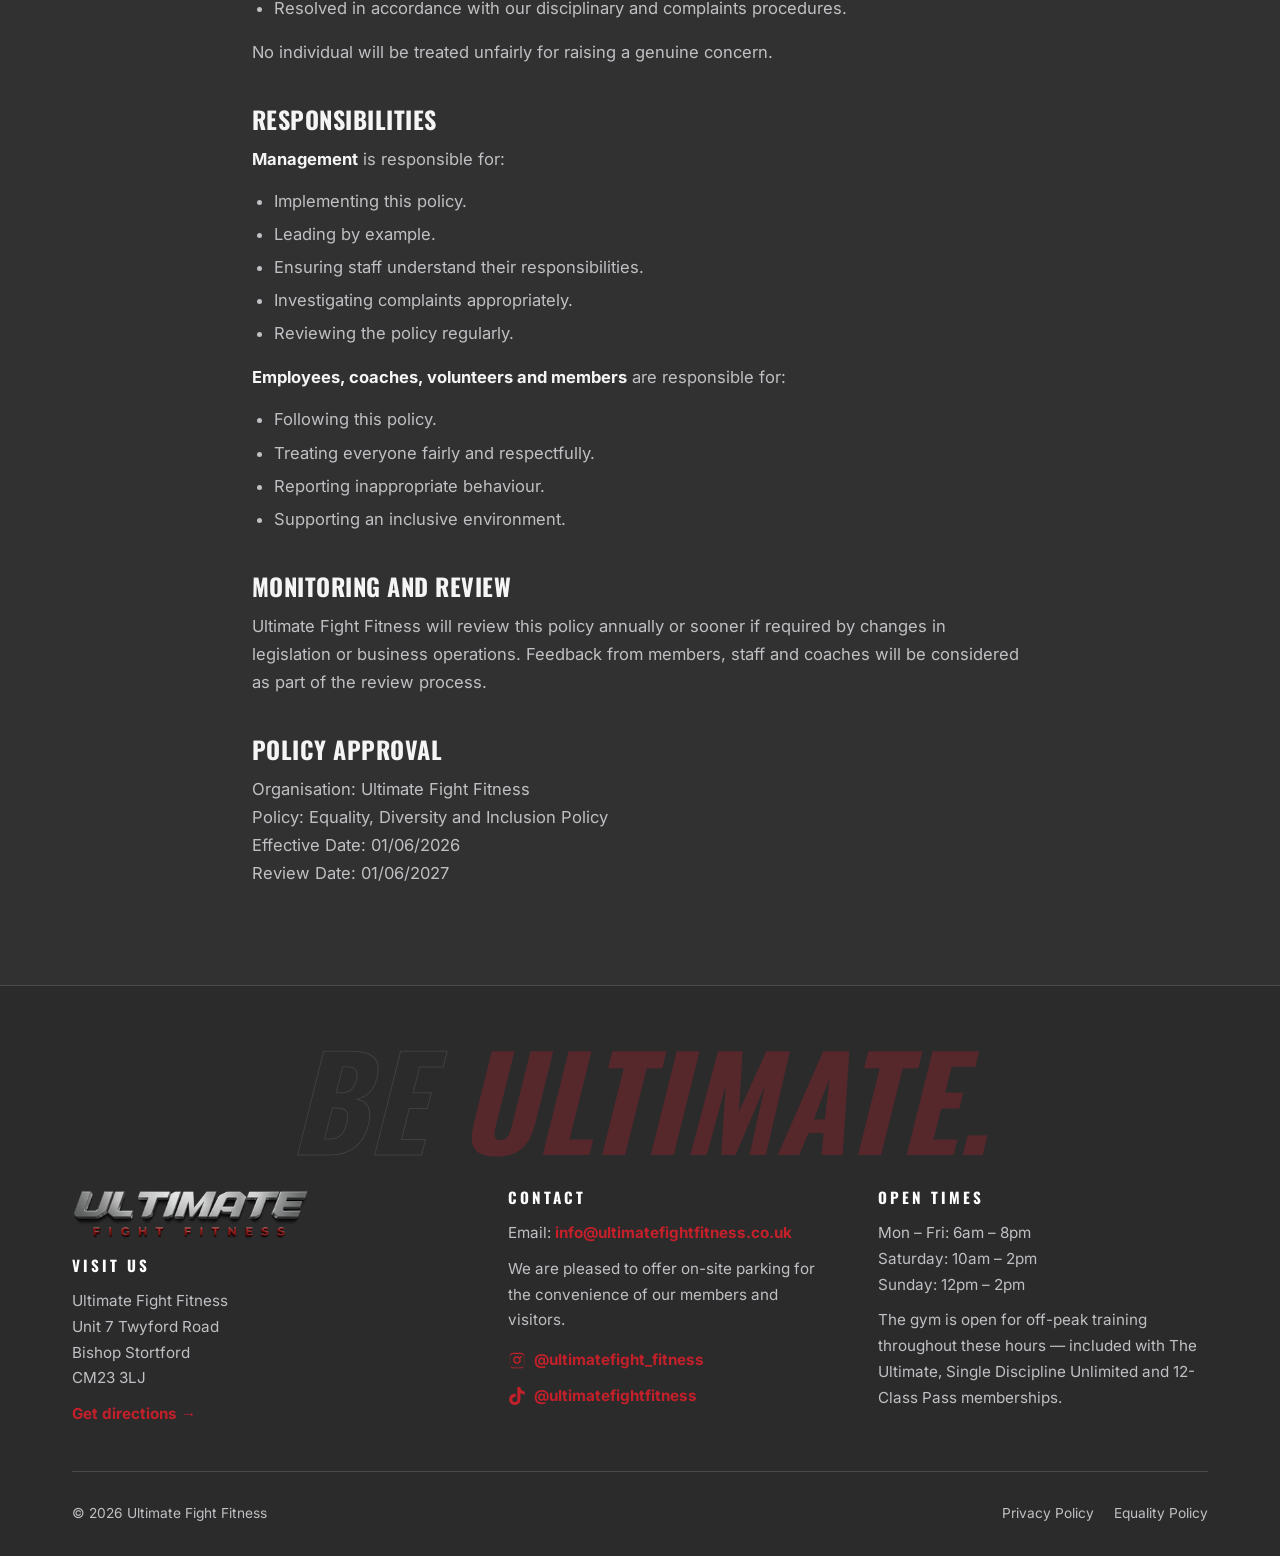
<file: equality-policy.html>
<!DOCTYPE html>
<html lang="en">
<head>
  <meta charset="UTF-8">
  <meta name="viewport" content="width=device-width, initial-scale=1">
  <title>Equality Policy | Ultimate Fight Fitness</title>
  <meta name="description" content="The Equality, Diversity and Inclusion Policy for Ultimate Fight Fitness.">
  <meta name="theme-color" content="#313131">
  <meta name="color-scheme" content="dark">
  <link rel="canonical" href="https://www.ultimatefightfitness.co.uk/equality-policy.html">
  <link rel="icon" type="image/png" href="assets/img/favicon.png">
  <meta property="og:title" content="Equality Policy | Ultimate Fight Fitness">
  <meta property="og:description" content="The Equality, Diversity and Inclusion Policy for Ultimate Fight Fitness.">
  <meta property="og:type" content="website">
  <meta property="og:image" content="https://www.ultimatefightfitness.co.uk/assets/img/muaythai-area.jpg">
  <link rel="stylesheet" href="css/style.css?v=16">
  <script>try{var s=sessionStorage;if(s.uffWipe==='1'){s.removeItem('uffWipe');document.documentElement.classList.add('wiped')}else if(s.uffSeen){document.documentElement.classList.add('no-loader')}}catch(e){}</script>
</head>
<body>
  <div class="loader" aria-hidden="true"><img src="assets/img/logo-small.png" alt=""><span class="loader-bar"></span></div>
  <div id="progress" aria-hidden="true"></div>
  <div id="cursor" aria-hidden="true"></div>
  <a class="skip" href="#main">Skip to content</a>
  <header class="site-header">
    <a class="announce" href="memberships.html">Memberships from &pound;64.99/month &mdash; no contract, first session free &rarr;</a>
    <div class="wrap nav">
      <a class="logo" href="index.html" aria-label="Ultimate Fight Fitness — home">
        <img src="assets/img/logo-small.png" alt="Ultimate Fight Fitness">
      </a>
      <button class="burger" aria-label="Open menu"><span></span><span></span><span></span></button>
      <ul class="nav-links">
        <li><a href="index.html">Home</a></li>
        <li><a href="about.html">About</a></li>
        <li><a href="classes.html">Classes</a></li>
        <li><a href="timetables.html">Timetables</a></li>
        <li><a href="memberships.html">Memberships</a></li>
        <li><a class="btn btn-sm nav-cta" href="memberships.html">Join Now</a></li>
      </ul>
    </div>
  </header>
<main id="main">
  <section class="section">
    <div class="wrap prose">
      <p class="kicker">Ultimate Fight Fitness</p>
      <h1 style="font-size:clamp(1.9rem,4vw,2.8rem)">Equality, Diversity and Inclusion Policy</h1>

      <h2>Policy Statement</h2>
      <p>Ultimate Fight Fitness is committed to creating a welcoming, inclusive and respectful environment for all members, visitors, staff, coaches and volunteers. We believe everyone should have equal opportunities to participate in our activities, regardless of their background or personal characteristics.</p>
      <p>We are committed to promoting equality, valuing diversity and preventing discrimination, harassment and victimisation in all aspects of our business.</p>

      <h2>Purpose</h2>
      <p>This policy aims to:</p>
      <ul>
        <li>Promote equal opportunities for everyone involved with Ultimate Fight Fitness.</li>
        <li>Foster an inclusive environment where everyone is treated with dignity and respect.</li>
        <li>Prevent discrimination, harassment, bullying and victimisation.</li>
        <li>Ensure our services are accessible wherever reasonably possible.</li>
        <li>Comply with the Equality Act 2010 and all relevant UK legislation.</li>
      </ul>

      <h2>Scope</h2>
      <p>This policy applies to:</p>
      <ul>
        <li>All employees.</li>
        <li>Self-employed coaches and instructors.</li>
        <li>Volunteers.</li>
        <li>Members.</li>
        <li>Visitors.</li>
        <li>Contractors and anyone acting on behalf of Ultimate Fight Fitness.</li>
      </ul>

      <h2>Our Commitment</h2>
      <p>Ultimate Fight Fitness will not tolerate discrimination on the basis of:</p>
      <ul>
        <li>Age</li>
        <li>Disability</li>
        <li>Gender reassignment</li>
        <li>Marriage and civil partnership</li>
        <li>Pregnancy and maternity</li>
        <li>Race, nationality, ethnic or national origin</li>
        <li>Religion or belief</li>
        <li>Sex</li>
        <li>Sexual orientation</li>
      </ul>
      <p>These are protected characteristics under the Equality Act 2010.</p>

      <h2>Equal Opportunities</h2>
      <p>Ultimate Fight Fitness is committed to ensuring that:</p>
      <ul>
        <li>Membership is open to everyone without unlawful discrimination.</li>
        <li>Recruitment, promotion and employment decisions are based on merit, qualifications and ability.</li>
        <li>Training opportunities are available fairly.</li>
        <li>Members are treated equally regardless of ability or experience.</li>
        <li>Reasonable adjustments are considered to support disabled members, employees and visitors where practical.</li>
      </ul>

      <h2>Respectful Behaviour</h2>
      <p>Everyone attending or working at Ultimate Fight Fitness is expected to:</p>
      <ul>
        <li>Treat others with courtesy and respect.</li>
        <li>Create a positive and supportive atmosphere.</li>
        <li>Respect differences in culture, beliefs, identity and ability.</li>
        <li>Avoid offensive language, intimidation or bullying.</li>
        <li>Challenge discriminatory behaviour where appropriate and report concerns.</li>
      </ul>

      <h2>Harassment and Bullying</h2>
      <p>Ultimate Fight Fitness has a zero-tolerance approach to:</p>
      <ul>
        <li>Harassment.</li>
        <li>Bullying.</li>
        <li>Intimidation.</li>
        <li>Victimisation.</li>
        <li>Hate speech.</li>
        <li>Sexual harassment.</li>
        <li>Any form of discriminatory behaviour.</li>
      </ul>
      <p>Anyone found engaging in such behaviour may face disciplinary action, suspension of membership or permanent exclusion from the gym.</p>

      <h2>Accessibility</h2>
      <p>Where reasonably practicable, Ultimate Fight Fitness will:</p>
      <ul>
        <li>Consider the needs of disabled members.</li>
        <li>Make reasonable adjustments to remove barriers to participation.</li>
        <li>Review facilities and services to improve accessibility.</li>
        <li>Encourage open communication regarding individual requirements.</li>
      </ul>

      <h2>Reporting Concerns</h2>
      <p>Anyone who experiences or witnesses discrimination, harassment or bullying should report it to gym management as soon as possible.</p>
      <p>All complaints will be:</p>
      <ul>
        <li>Taken seriously.</li>
        <li>Handled confidentially where possible.</li>
        <li>Investigated promptly and fairly.</li>
        <li>Resolved in accordance with our disciplinary and complaints procedures.</li>
      </ul>
      <p>No individual will be treated unfairly for raising a genuine concern.</p>

      <h2>Responsibilities</h2>
      <p><strong>Management</strong> is responsible for:</p>
      <ul>
        <li>Implementing this policy.</li>
        <li>Leading by example.</li>
        <li>Ensuring staff understand their responsibilities.</li>
        <li>Investigating complaints appropriately.</li>
        <li>Reviewing the policy regularly.</li>
      </ul>
      <p><strong>Employees, coaches, volunteers and members</strong> are responsible for:</p>
      <ul>
        <li>Following this policy.</li>
        <li>Treating everyone fairly and respectfully.</li>
        <li>Reporting inappropriate behaviour.</li>
        <li>Supporting an inclusive environment.</li>
      </ul>

      <h2>Monitoring and Review</h2>
      <p>Ultimate Fight Fitness will review this policy annually or sooner if required by changes in legislation or business operations. Feedback from members, staff and coaches will be considered as part of the review process.</p>

      <h2>Policy Approval</h2>
      <p>Organisation: Ultimate Fight Fitness<br>
         Policy: Equality, Diversity and Inclusion Policy<br>
         Effective Date: 01/06/2026<br>
         Review Date: 01/06/2027</p>
    </div>
  </section>

</main>
  <footer class="site-footer">
    <div class="wrap">
      <div class="footer-word" aria-hidden="true">Be <b>Ultimate.</b></div>
      <div class="footer-grid">
        <div>
          <div class="footer-logo"><img src="assets/img/logo-small.png" alt="Ultimate Fight Fitness"></div>
          <h3>Visit us</h3>
          <address>
            Ultimate Fight Fitness<br>
            Unit 7 Twyford Road<br>
            Bishop Stortford<br>
            CM23 3LJ
          </address>
          <p style="margin-top:10px"><a class="link" href="https://www.google.com/maps/search/?api=1&query=Ultimate+Fight+Fitness%2C+Unit+7+Twyford+Road%2C+Bishop+Stortford+CM23+3LJ" target="_blank" rel="noopener">Get directions&nbsp;&rarr;</a></p>
        </div>
        <div>
          <h3>Contact</h3>
          <p>Email: <a class="link" href="mailto:info@ultimatefightfitness.co.uk">info@ultimatefightfitness.co.uk</a></p>
          <p style="margin-top:10px">We are pleased to offer on-site parking for the convenience of our members and visitors.</p>
          <p style="margin-top:14px"><a class="ig link" href="https://www.instagram.com/ultimatefight_fitness?igsh=MXU5cmJwamQxdzNlcQ==" target="_blank" rel="noopener"><svg viewBox="0 0 24 24" aria-hidden="true"><path d="M12 2.2c3.2 0 3.6 0 4.9.07 1.2.06 1.8.25 2.2.42.56.22.96.48 1.38.9.42.42.68.82.9 1.38.17.42.36 1.05.42 2.2.06 1.3.07 1.7.07 4.9s0 3.6-.07 4.9c-.06 1.2-.25 1.8-.42 2.2a3.7 3.7 0 0 1-.9 1.38c-.42.42-.82.68-1.38.9-.42.17-1.05.36-2.2.42-1.3.06-1.7.07-4.9.07s-3.6 0-4.9-.07c-1.2-.06-1.8-.25-2.2-.42a3.7 3.7 0 0 1-1.38-.9 3.7 3.7 0 0 1-.9-1.38c-.17-.42-.36-1.05-.42-2.2C2.2 15.6 2.2 15.2 2.2 12s0-3.6.07-4.9c.06-1.2.25-1.8.42-2.2.22-.56.48-.96.9-1.38.42-.42.82-.68 1.38-.9.42-.17 1.05-.36 2.2-.42C8.4 2.2 8.8 2.2 12 2.2m0 1.8c-3.1 0-3.5 0-4.7.07-1.13.05-1.74.24-2.15.4-.54.21-.93.46-1.33.87-.4.4-.66.79-.87 1.33-.16.4-.35 1.02-.4 2.15-.07 1.2-.07 1.6-.07 4.7s0 3.5.07 4.7c.05 1.13.24 1.74.4 2.15.21.54.46.93.87 1.33.4.4.79.66 1.33.87.4.16 1.02.35 2.15.4 1.2.07 1.6.07 4.7.07s3.5 0 4.7-.07c1.13-.05 1.74-.24 2.15-.4.54-.21.93-.46 1.33-.87.4-.4.66-.79.87-1.33.16-.4.35-1.02.4-2.15.07-1.2.07-1.6.07-4.7s0-3.5-.07-4.7c-.05-1.13-.24-1.74-.4-2.15a3.6 3.6 0 0 0-.87-1.33 3.6 3.6 0 0 0-1.33-.87c-.4-.16-1.02-.35-2.15-.4-1.2-.07-1.6-.07-4.7-.07zm0 3.06a5 5 0 1 1 0 10 5 5 0 0 1 0-10zm0 1.8a3.2 3.2 0 1 0 0 6.4 3.2 3.2 0 0 0 0-6.4zm5.2-2.1a1.15 1.15 0 1 1 0 2.3 1.15 1.15 0 0 1 0-2.3z"/></svg> @ultimatefight_fitness</a><br><a class="ig link" style="margin-top:6px" href="https://www.tiktok.com/@ultimatefightfitness" target="_blank" rel="noopener"><svg viewBox="0 0 24 24" aria-hidden="true"><path d="M12.525.02c1.31-.02 2.61-.01 3.91-.02.08 1.53.63 3.09 1.75 4.17 1.12 1.11 2.7 1.62 4.24 1.79v4.03c-1.44-.05-2.89-.35-4.2-.97-.57-.26-1.1-.59-1.62-.93-.01 2.92.01 5.84-.02 8.75-.08 1.4-.54 2.79-1.35 3.94-1.31 1.92-3.58 3.17-5.91 3.21-1.43.08-2.86-.31-4.08-1.03-2.02-1.19-3.44-3.37-3.65-5.71-.02-.5-.03-1-.01-1.49.18-1.9 1.12-3.72 2.58-4.96 1.66-1.44 3.98-2.13 6.15-1.72.02 1.48-.04 2.96-.04 4.44-.99-.32-2.15-.23-3.02.37-.63.41-1.11 1.04-1.36 1.75-.21.51-.15 1.07-.14 1.61.24 1.64 1.82 3.02 3.5 2.87 1.12-.01 2.19-.66 2.77-1.61.19-.33.4-.67.41-1.06.1-1.79.06-3.57.07-5.36.01-4.03-.01-8.05.02-12.07z"/></svg> @ultimatefightfitness</a></p>
        </div>
        <div>
          <h3>Open times</h3>
          <p>Mon &ndash; Fri: 6am &ndash; 8pm<br>
             Saturday: 10am &ndash; 2pm<br>
             Sunday: 12pm &ndash; 2pm</p>
          <p style="margin-top:10px">The gym is open for off-peak training throughout these hours &mdash; included with The Ultimate, Single Discipline Unlimited and 12-Class Pass memberships.</p>
        </div>
      </div>
      <div class="footer-bottom">
        <span>&copy; 2026 Ultimate Fight Fitness</span>
        <nav>
          <a href="privacy-policy.html">Privacy Policy</a>
          <a href="equality-policy.html">Equality Policy</a>
        </nav>
      </div>
    </div>
  </footer>
  <script src="js/main.js?v=22"></script>
</body>
</html>
</file>
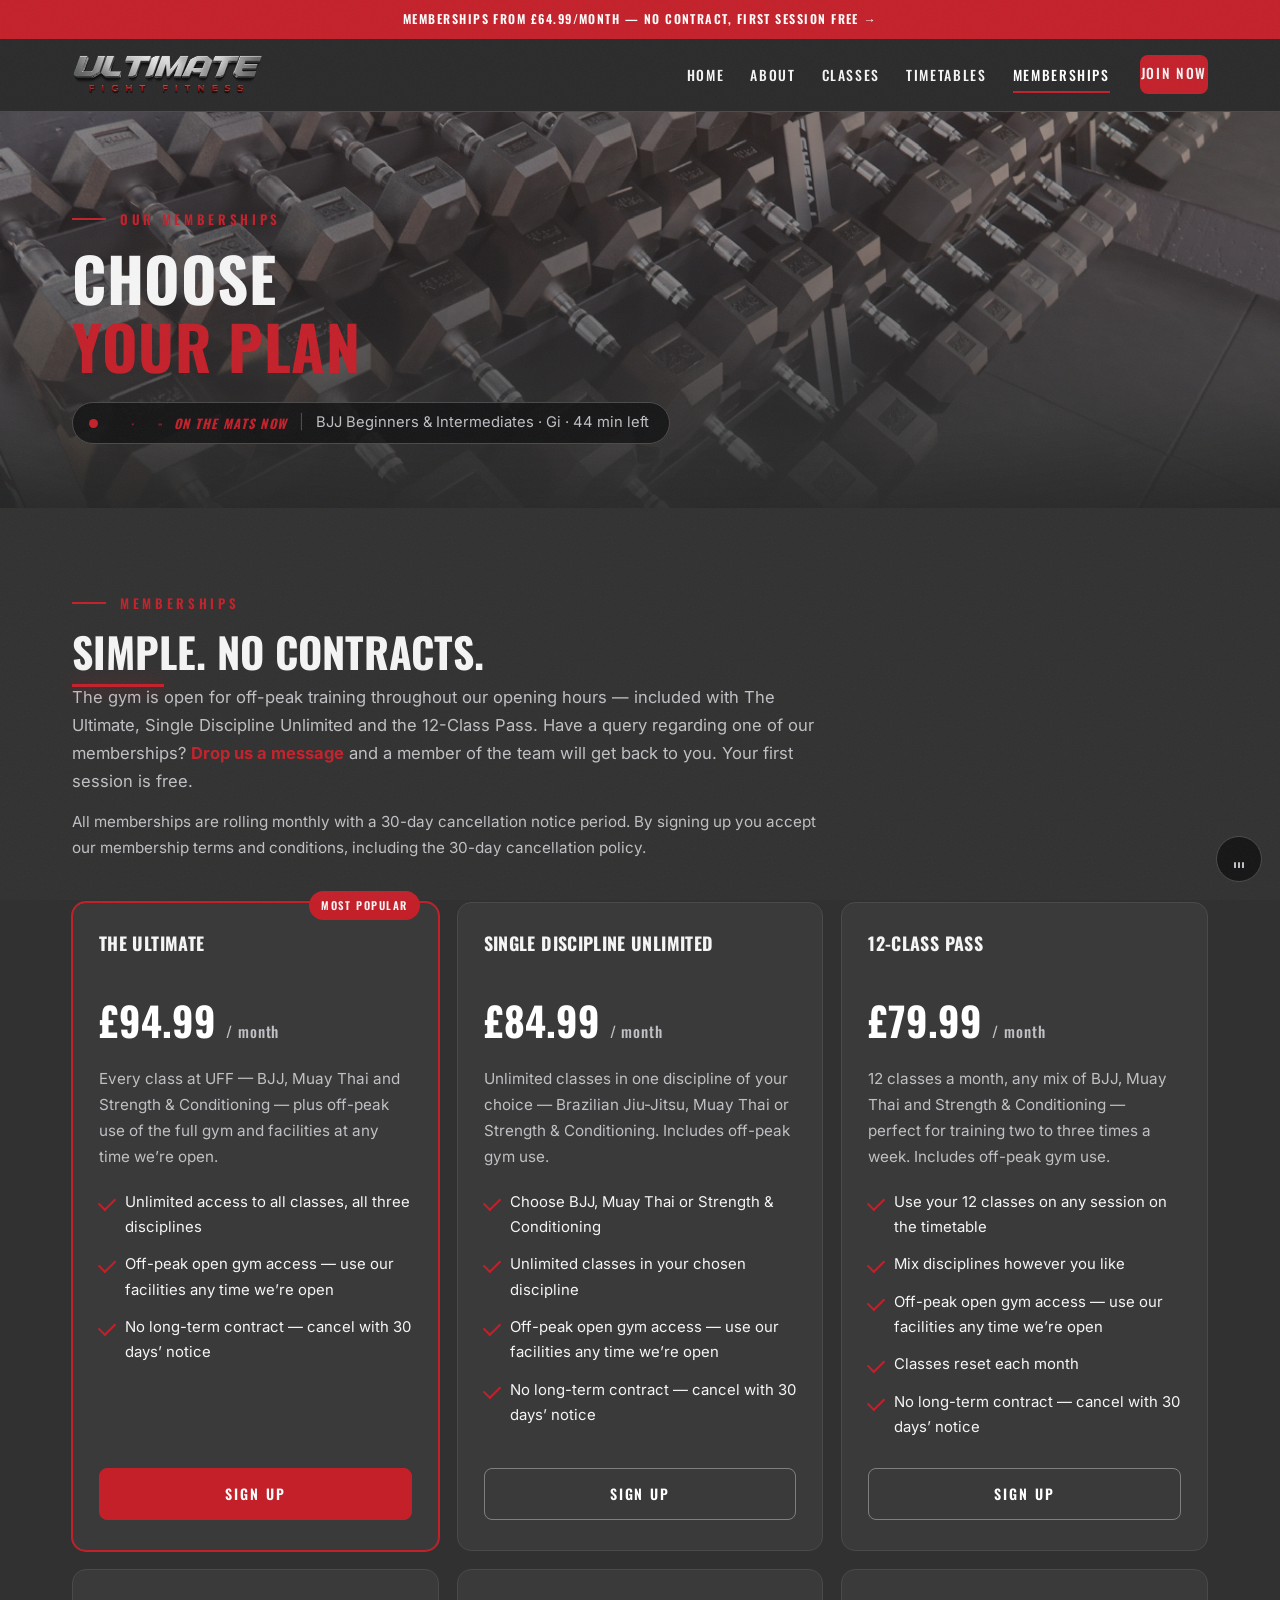
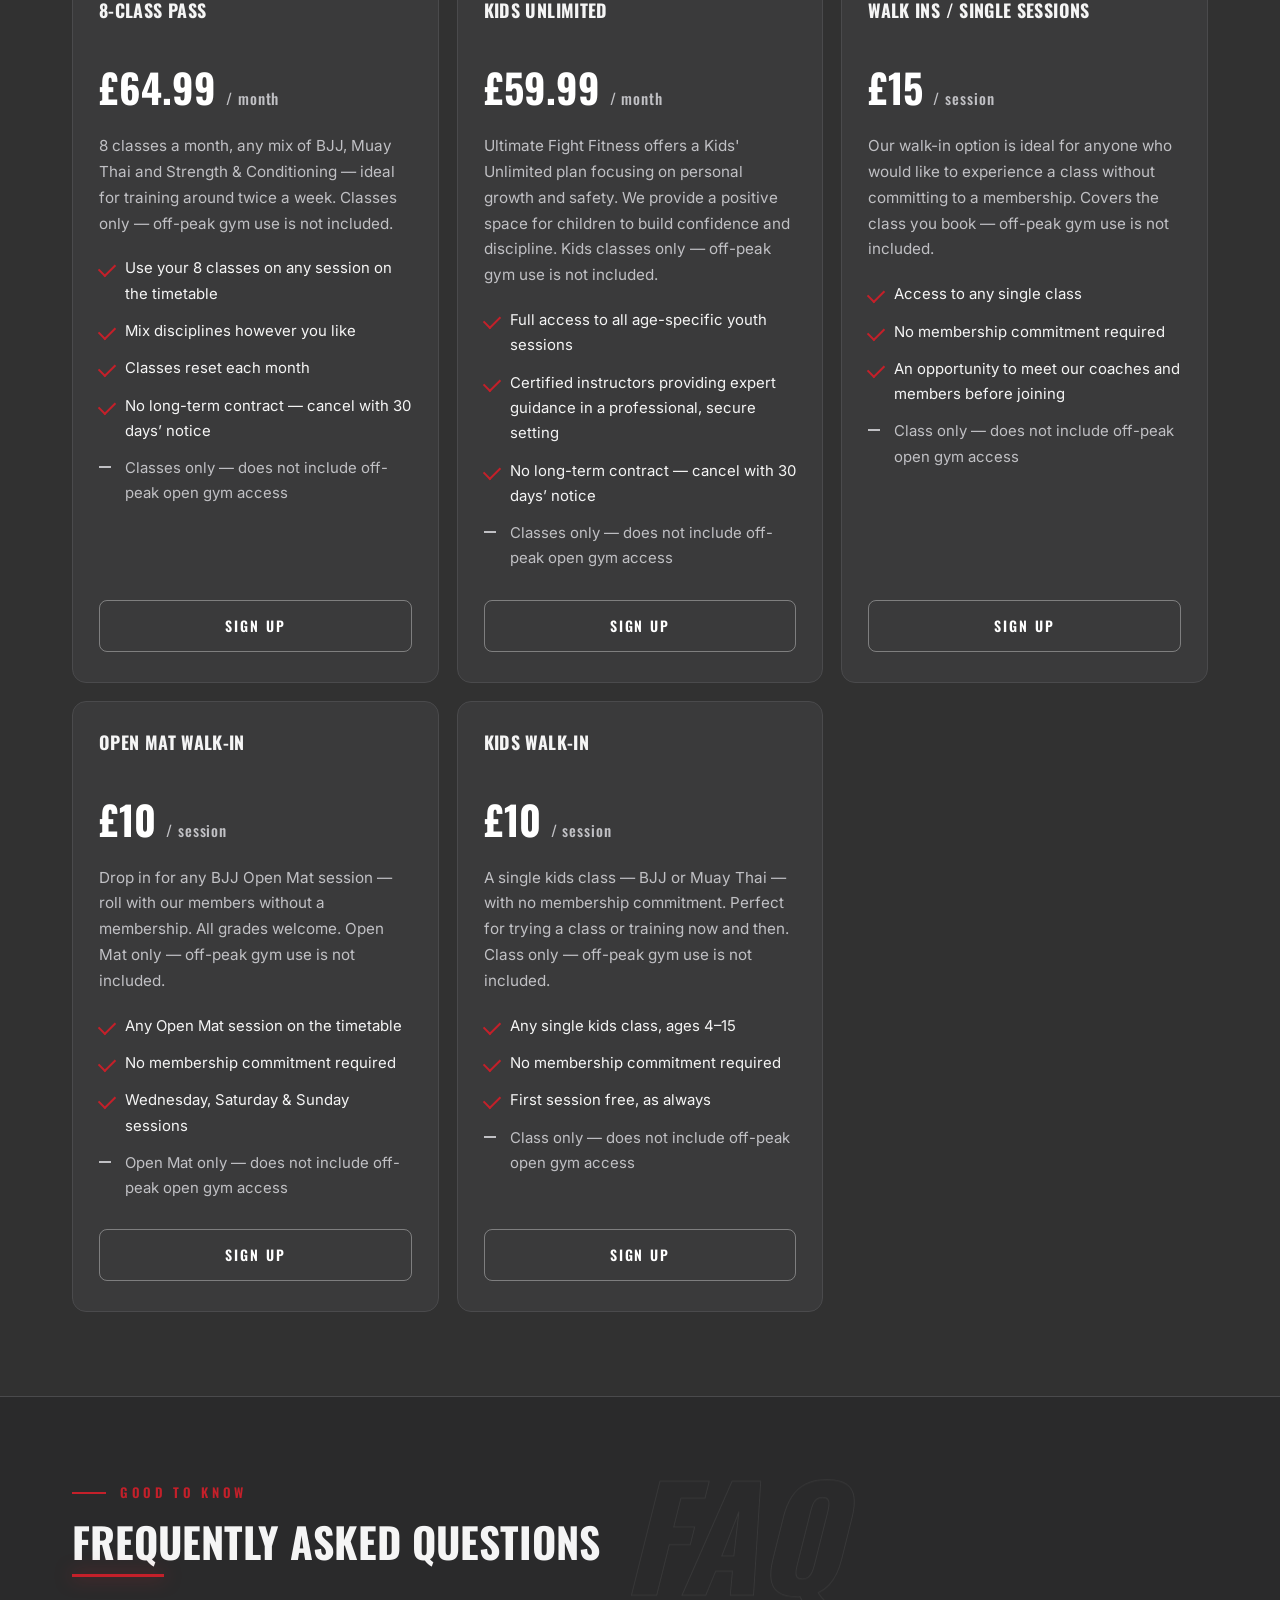
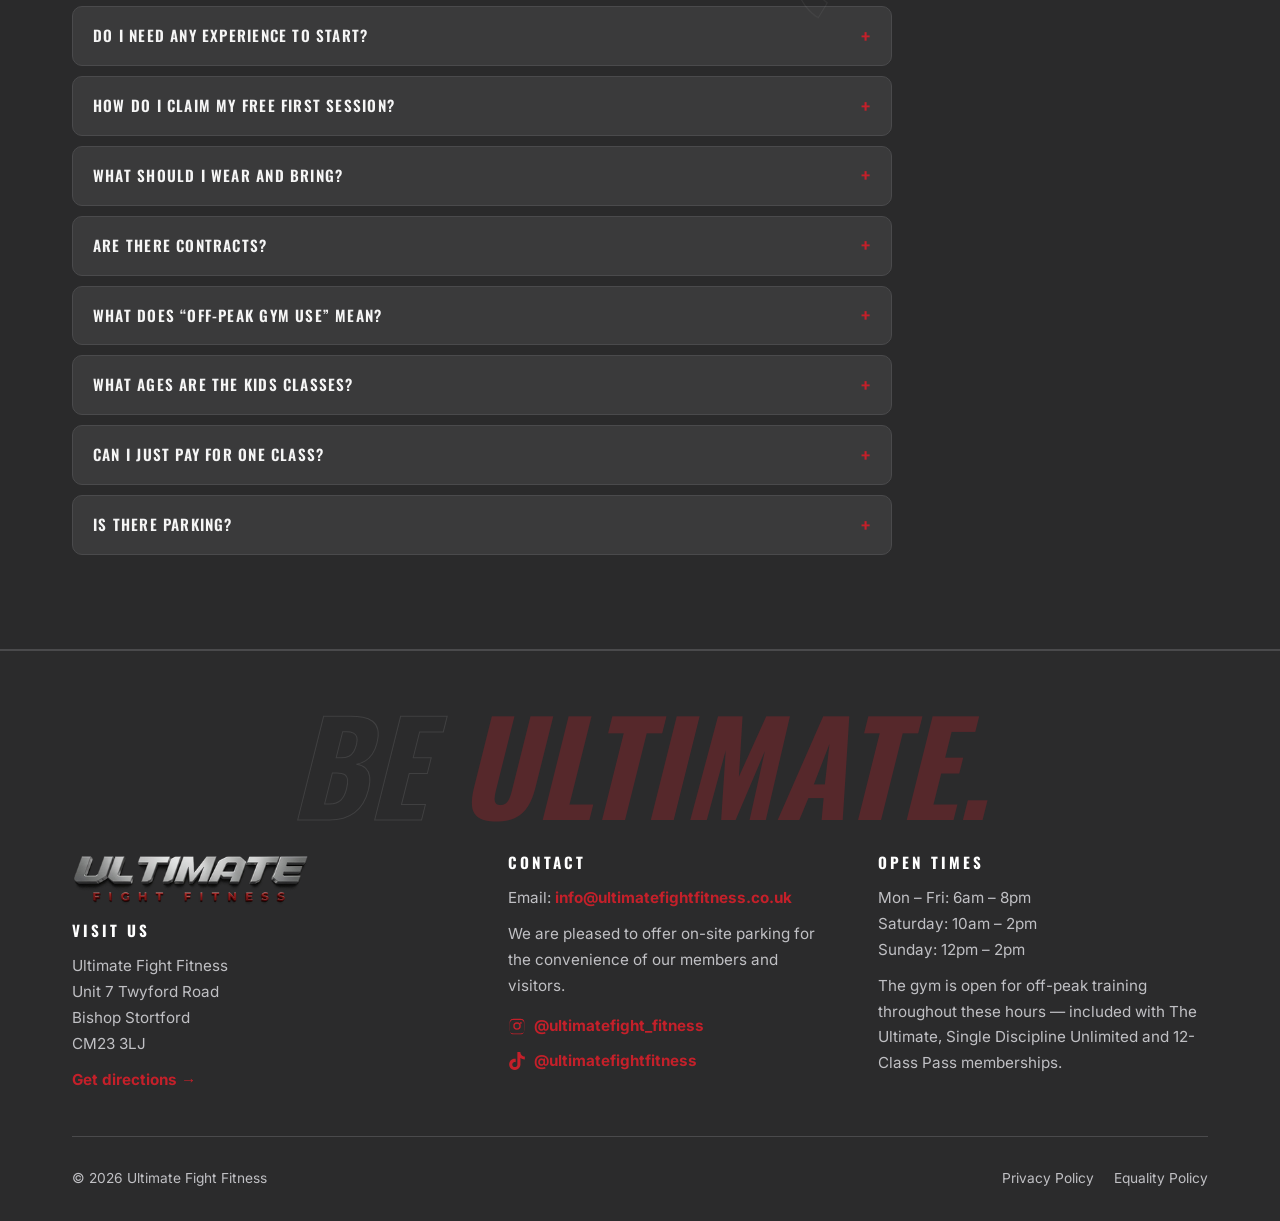
<file: memberships.html>
<!DOCTYPE html>
<html lang="en">
<head>
  <meta charset="UTF-8">
  <meta name="viewport" content="width=device-width, initial-scale=1">
  <title>Memberships | Ultimate Fight Fitness</title>
  <meta name="description" content="Simple no-contract memberships at Ultimate Fight Fitness - The Ultimate, Single Discipline Unlimited, 12- and 8-Class Passes, Kids Unlimited and walk-ins.">
  <meta name="theme-color" content="#313131">
  <meta name="color-scheme" content="dark">
  <link rel="canonical" href="https://www.ultimatefightfitness.co.uk/memberships.html">
  <link rel="icon" type="image/png" href="assets/img/favicon.png">
  <meta property="og:title" content="Memberships | Ultimate Fight Fitness">
  <meta property="og:description" content="Simple no-contract memberships at Ultimate Fight Fitness - The Ultimate, Single Discipline Unlimited, 12- and 8-Class Passes, Kids Unlimited and walk-ins.">
  <meta property="og:type" content="website">
  <meta property="og:image" content="https://www.ultimatefightfitness.co.uk/assets/img/muaythai-area.jpg">
  <link rel="stylesheet" href="css/style.css?v=16">
  <script>try{var s=sessionStorage;if(s.uffWipe==='1'){s.removeItem('uffWipe');document.documentElement.classList.add('wiped')}else if(s.uffSeen){document.documentElement.classList.add('no-loader')}}catch(e){}</script>
</head>
<body>
  <div class="loader" aria-hidden="true"><img src="assets/img/logo-small.png" alt=""><span class="loader-bar"></span></div>
  <div id="progress" aria-hidden="true"></div>
  <div id="cursor" aria-hidden="true"></div>
  <a class="skip" href="#main">Skip to content</a>
  <header class="site-header">
    <a class="announce" href="memberships.html">Memberships from &pound;64.99/month &mdash; no contract, first session free &rarr;</a>
    <div class="wrap nav">
      <a class="logo" href="index.html" aria-label="Ultimate Fight Fitness — home">
        <img src="assets/img/logo-small.png" alt="Ultimate Fight Fitness">
      </a>
      <button class="burger" aria-label="Open menu"><span></span><span></span><span></span></button>
      <ul class="nav-links">
        <li><a href="index.html">Home</a></li>
        <li><a href="about.html">About</a></li>
        <li><a href="classes.html">Classes</a></li>
        <li><a href="timetables.html">Timetables</a></li>
        <li><a href="memberships.html" class="active">Memberships</a></li>
        <li><a class="btn btn-sm nav-cta" href="memberships.html">Join Now</a></li>
      </ul>
    </div>
  </header>
<main id="main">
  <section class="page-hero">
    <div class="hero-bg" style="background-image:url('assets/img/dumbbells.jpg')"></div>
    <div class="wrap">
      <p class="kicker">Our memberships</p>
      <h1 class="display" style="font-size:clamp(2.4rem,5.5vw,3.8rem)">Choose<br><span style="color:var(--red)">your plan</span></h1>
    </div>
  </section>

  <section class="section">
    <div class="wrap">
      <div class="section-head reveal">
        <p class="kicker">Memberships</p>
        <h2 class="section-title">Simple. No contracts.</h2>
        <p class="muted">The gym is open for off-peak training throughout our opening hours &mdash; included with The Ultimate, Single Discipline Unlimited and the 12-Class Pass. Have a query regarding one of our memberships? <a class="link" style="color:var(--red);font-weight:600" href="mailto:info@ultimatefightfitness.co.uk">Drop us a message</a> and a member of the team will get back to you. Your first session is free.</p>
        <p class="muted" style="margin-top:14px;font-size:.92em">All memberships are rolling monthly with a 30-day cancellation notice period. By signing up you accept our membership terms and conditions, including the 30-day cancellation policy.</p>
      </div>
      <div class="price-grid">
      <div class="plan featured reveal">
        <span class="flag">Most Popular</span>
        <h3>The Ultimate</h3>
        <div class="price">&pound;94.99 <small>/ month</small></div>
        <p class="desc">Every class at UFF &mdash; BJJ, Muay Thai and Strength &amp; Conditioning &mdash; plus off-peak use of the full gym and facilities at any time we&rsquo;re open.</p>
        <ul>
          <li>Unlimited access to all classes, all three disciplines</li>
          <li>Off-peak open gym access &mdash; use our facilities any time we&rsquo;re open</li>
          <li>No long-term contract &mdash; cancel with 30 days&rsquo; notice</li>
        </ul>
        <a class="btn" href="https://secure15.clubwise.com/ultimatefightfitness/pos.asp?promocode=FOUNDULT" target="_blank" rel="noopener">Sign Up</a>
      </div>
      <div class="plan reveal">
        
        <h3>Single Discipline Unlimited</h3>
        <div class="price">&pound;84.99 <small>/ month</small></div>
        <p class="desc">Unlimited classes in one discipline of your choice &mdash; Brazilian Jiu-Jitsu, Muay Thai or Strength &amp; Conditioning. Includes off-peak gym use.</p>
        <ul>
          <li>Choose BJJ, Muay Thai or Strength &amp; Conditioning</li>
          <li>Unlimited classes in your chosen discipline</li>
          <li>Off-peak open gym access &mdash; use our facilities any time we&rsquo;re open</li>
          <li>No long-term contract &mdash; cancel with 30 days&rsquo; notice</li>
        </ul>
        <a class="btn btn-ghost" href="https://secure15.clubwise.com/ultimatefightfitness/pos.asp?promocode=SINGFOUND" target="_blank" rel="noopener">Sign Up</a>
      </div>
      <div class="plan reveal">
        
        <h3>12-Class Pass</h3>
        <div class="price">&pound;79.99 <small>/ month</small></div>
        <p class="desc">12 classes a month, any mix of BJJ, Muay Thai and Strength &amp; Conditioning &mdash; perfect for training two to three times a week. Includes off-peak gym use.</p>
        <ul>
          <li>Use your 12 classes on any session on the timetable</li>
          <li>Mix disciplines however you like</li>
          <li>Off-peak open gym access &mdash; use our facilities any time we&rsquo;re open</li>
          <li>Classes reset each month</li>
          <li>No long-term contract &mdash; cancel with 30 days&rsquo; notice</li>
        </ul>
        <a class="btn btn-ghost" href="https://secure15.clubwise.com/ultimatefightfitness/pos.asp?promocode=FOUND12" target="_blank" rel="noopener">Sign Up</a>
      </div>
      <div class="plan reveal">

        <h3>8-Class Pass</h3>
        <div class="price">&pound;64.99 <small>/ month</small></div>
        <p class="desc">8 classes a month, any mix of BJJ, Muay Thai and Strength &amp; Conditioning &mdash; ideal for training around twice a week. Classes only &mdash; off-peak gym use is not included.</p>
        <ul>
          <li>Use your 8 classes on any session on the timetable</li>
          <li>Mix disciplines however you like</li>
          <li>Classes reset each month</li>
          <li>No long-term contract &mdash; cancel with 30 days&rsquo; notice</li>
          <li class="ex">Classes only &mdash; does not include off-peak open gym access</li>
        </ul>
        <a class="btn btn-ghost" href="https://secure15.clubwise.com/ultimatefightfitness/pos.asp?promocode=FOUND8" target="_blank" rel="noopener">Sign Up</a>
      </div>
      <div class="plan reveal">

        <h3>Kids Unlimited</h3>
        <div class="price">&pound;59.99 <small>/ month</small></div>
        <p class="desc">Ultimate Fight Fitness offers a Kids' Unlimited plan focusing on personal growth and safety. We provide a positive space for children to build confidence and discipline. Kids classes only &mdash; off-peak gym use is not included.</p>
        <ul>
          <li>Full access to all age-specific youth sessions</li>
          <li>Certified instructors providing expert guidance in a professional, secure setting</li>
          <li>No long-term contract &mdash; cancel with 30 days&rsquo; notice</li>
          <li class="ex">Classes only &mdash; does not include off-peak open gym access</li>
        </ul>
        <a class="btn btn-ghost" href="https://secure15.clubwise.com/ultimatefightfitness/pos.asp?promocode=KIDS" target="_blank" rel="noopener">Sign Up</a>
      </div>
      <div class="plan reveal">
        
        <h3>Walk Ins / Single Sessions</h3>
        <div class="price">&pound;15 <small>/ session</small></div>
        <p class="desc">Our walk-in option is ideal for anyone who would like to experience a class without committing to a membership. Covers the class you book &mdash; off-peak gym use is not included.</p>
        <ul>
          <li>Access to any single class</li>
          <li>No membership commitment required</li>
          <li>An opportunity to meet our coaches and members before joining</li>
          <li class="ex">Class only &mdash; does not include off-peak open gym access</li>
        </ul>
        <a class="btn btn-ghost" href="https://secure15.clubwise.com/ultimatefightfitness/pos.asp?promocode=DAYPASS" target="_blank" rel="noopener">Sign Up</a>
      </div>
      <div class="plan reveal">

        <h3>Open Mat Walk-In</h3>
        <div class="price">&pound;10 <small>/ session</small></div>
        <p class="desc">Drop in for any BJJ Open Mat session &mdash; roll with our members without a membership. All grades welcome. Open Mat only &mdash; off-peak gym use is not included.</p>
        <ul>
          <li>Any Open Mat session on the timetable</li>
          <li>No membership commitment required</li>
          <li>Wednesday, Saturday &amp; Sunday sessions</li>
          <li class="ex">Open Mat only &mdash; does not include off-peak open gym access</li>
        </ul>
        <a class="btn btn-ghost" href="https://secure15.clubwise.com/ultimatefightfitness/pos.asp?promocode=OPENWALK" target="_blank" rel="noopener">Sign Up</a>
      </div>
      <div class="plan reveal">

        <h3>Kids Walk-In</h3>
        <div class="price">&pound;10 <small>/ session</small></div>
        <p class="desc">A single kids class &mdash; BJJ or Muay Thai &mdash; with no membership commitment. Perfect for trying a class or training now and then. Class only &mdash; off-peak gym use is not included.</p>
        <ul>
          <li>Any single kids class, ages 4&ndash;15</li>
          <li>No membership commitment required</li>
          <li>First session free, as always</li>
          <li class="ex">Class only &mdash; does not include off-peak open gym access</li>
        </ul>
        <a class="btn btn-ghost" href="https://secure15.clubwise.com/ultimatefightfitness/pos.asp?promocode=KIDSWALK" target="_blank" rel="noopener">Sign Up</a>
      </div>
      </div>
    </div>
  </section>

  <section class="section alt">
    <div class="wrap">
      <div class="section-head reveal">
        <p class="kicker">Good to know</p>
    <span class="bg-word" aria-hidden="true">FAQ</span>
        <h2 class="section-title">Frequently asked questions</h2>
      </div>
      <div class="faq reveal">
        <details>
          <summary>Do I need any experience to start?</summary>
          <p>None at all. Every class welcomes complete beginners &mdash; our Beginners &amp; Intermediates BJJ sessions, Muay Thai classes and all S&amp;C classes are coached for every level, and you&rsquo;ll never be thrown in at the deep end.</p>
        </details>
        <details>
          <summary>How do I claim my free first session?</summary>
          <p>Email us, message us on Instagram, or just walk in. Any class, any discipline &mdash; your first one is on us, with no card details and no commitment.</p>
        </details>
        <details>
          <summary>What should I wear and bring?</summary>
          <p>Comfortable sportswear and a water bottle. For BJJ, a gi for gi classes &mdash; no-gi classes need shorts and a t-shirt or rash guard.</p>
        </details>
        <details>
          <summary>Are there contracts?</summary>
          <p>No long-term contracts. Every membership is rolling monthly &mdash; you can cancel whenever you like by giving 30 days&rsquo; notice.</p>
        </details>
        <details>
          <summary>What does &ldquo;off-peak gym use&rdquo; mean?</summary>
          <p>Members on The Ultimate, Single Discipline Unlimited or the 12-Class Pass can use the gym floor and facilities for their own training throughout our opening hours, outside of class times. The 8-Class Pass, Kids Unlimited and all walk-ins cover classes only.</p>
        </details>
        <details>
          <summary>What ages are the kids classes?</summary>
          <p>Every kids class &mdash; BJJ and Muay Thai &mdash; is for ages 4&ndash;15. Kids walk-ins are &pound;10 a session, or go unlimited with Kids Unlimited.</p>
        </details>
        <details>
          <summary>Can I just pay for one class?</summary>
          <p>Yes &mdash; walk-ins are &pound;15 a session for adults, &pound;10 for BJJ Open Mat sessions and &pound;10 for kids classes, no membership needed. It&rsquo;s a great way to try a few different classes before picking a plan.</p>
        </details>
        <details>
          <summary>Is there parking?</summary>
          <p>Yes &mdash; we offer on-site parking for the convenience of our members and visitors, at Unit 7 Twyford Road, Bishop Stortford CM23 3LJ.</p>
        </details>
      </div>
    </div>
  </section>

</main>
  <footer class="site-footer">
    <div class="wrap">
      <div class="footer-word" aria-hidden="true">Be <b>Ultimate.</b></div>
      <div class="footer-grid">
        <div>
          <div class="footer-logo"><img src="assets/img/logo-small.png" alt="Ultimate Fight Fitness"></div>
          <h3>Visit us</h3>
          <address>
            Ultimate Fight Fitness<br>
            Unit 7 Twyford Road<br>
            Bishop Stortford<br>
            CM23 3LJ
          </address>
          <p style="margin-top:10px"><a class="link" href="https://www.google.com/maps/search/?api=1&query=Ultimate+Fight+Fitness%2C+Unit+7+Twyford+Road%2C+Bishop+Stortford+CM23+3LJ" target="_blank" rel="noopener">Get directions&nbsp;&rarr;</a></p>
        </div>
        <div>
          <h3>Contact</h3>
          <p>Email: <a class="link" href="mailto:info@ultimatefightfitness.co.uk">info@ultimatefightfitness.co.uk</a></p>
          <p style="margin-top:10px">We are pleased to offer on-site parking for the convenience of our members and visitors.</p>
          <p style="margin-top:14px"><a class="ig link" href="https://www.instagram.com/ultimatefight_fitness?igsh=MXU5cmJwamQxdzNlcQ==" target="_blank" rel="noopener"><svg viewBox="0 0 24 24" aria-hidden="true"><path d="M12 2.2c3.2 0 3.6 0 4.9.07 1.2.06 1.8.25 2.2.42.56.22.96.48 1.38.9.42.42.68.82.9 1.38.17.42.36 1.05.42 2.2.06 1.3.07 1.7.07 4.9s0 3.6-.07 4.9c-.06 1.2-.25 1.8-.42 2.2a3.7 3.7 0 0 1-.9 1.38c-.42.42-.82.68-1.38.9-.42.17-1.05.36-2.2.42-1.3.06-1.7.07-4.9.07s-3.6 0-4.9-.07c-1.2-.06-1.8-.25-2.2-.42a3.7 3.7 0 0 1-1.38-.9 3.7 3.7 0 0 1-.9-1.38c-.17-.42-.36-1.05-.42-2.2C2.2 15.6 2.2 15.2 2.2 12s0-3.6.07-4.9c.06-1.2.25-1.8.42-2.2.22-.56.48-.96.9-1.38.42-.42.82-.68 1.38-.9.42-.17 1.05-.36 2.2-.42C8.4 2.2 8.8 2.2 12 2.2m0 1.8c-3.1 0-3.5 0-4.7.07-1.13.05-1.74.24-2.15.4-.54.21-.93.46-1.33.87-.4.4-.66.79-.87 1.33-.16.4-.35 1.02-.4 2.15-.07 1.2-.07 1.6-.07 4.7s0 3.5.07 4.7c.05 1.13.24 1.74.4 2.15.21.54.46.93.87 1.33.4.4.79.66 1.33.87.4.16 1.02.35 2.15.4 1.2.07 1.6.07 4.7.07s3.5 0 4.7-.07c1.13-.05 1.74-.24 2.15-.4.54-.21.93-.46 1.33-.87.4-.4.66-.79.87-1.33.16-.4.35-1.02.4-2.15.07-1.2.07-1.6.07-4.7s0-3.5-.07-4.7c-.05-1.13-.24-1.74-.4-2.15a3.6 3.6 0 0 0-.87-1.33 3.6 3.6 0 0 0-1.33-.87c-.4-.16-1.02-.35-2.15-.4-1.2-.07-1.6-.07-4.7-.07zm0 3.06a5 5 0 1 1 0 10 5 5 0 0 1 0-10zm0 1.8a3.2 3.2 0 1 0 0 6.4 3.2 3.2 0 0 0 0-6.4zm5.2-2.1a1.15 1.15 0 1 1 0 2.3 1.15 1.15 0 0 1 0-2.3z"/></svg> @ultimatefight_fitness</a><br><a class="ig link" style="margin-top:6px" href="https://www.tiktok.com/@ultimatefightfitness" target="_blank" rel="noopener"><svg viewBox="0 0 24 24" aria-hidden="true"><path d="M12.525.02c1.31-.02 2.61-.01 3.91-.02.08 1.53.63 3.09 1.75 4.17 1.12 1.11 2.7 1.62 4.24 1.79v4.03c-1.44-.05-2.89-.35-4.2-.97-.57-.26-1.1-.59-1.62-.93-.01 2.92.01 5.84-.02 8.75-.08 1.4-.54 2.79-1.35 3.94-1.31 1.92-3.58 3.17-5.91 3.21-1.43.08-2.86-.31-4.08-1.03-2.02-1.19-3.44-3.37-3.65-5.71-.02-.5-.03-1-.01-1.49.18-1.9 1.12-3.72 2.58-4.96 1.66-1.44 3.98-2.13 6.15-1.72.02 1.48-.04 2.96-.04 4.44-.99-.32-2.15-.23-3.02.37-.63.41-1.11 1.04-1.36 1.75-.21.51-.15 1.07-.14 1.61.24 1.64 1.82 3.02 3.5 2.87 1.12-.01 2.19-.66 2.77-1.61.19-.33.4-.67.41-1.06.1-1.79.06-3.57.07-5.36.01-4.03-.01-8.05.02-12.07z"/></svg> @ultimatefightfitness</a></p>
        </div>
        <div>
          <h3>Open times</h3>
          <p>Mon &ndash; Fri: 6am &ndash; 8pm<br>
             Saturday: 10am &ndash; 2pm<br>
             Sunday: 12pm &ndash; 2pm</p>
          <p style="margin-top:10px">The gym is open for off-peak training throughout these hours &mdash; included with The Ultimate, Single Discipline Unlimited and 12-Class Pass memberships.</p>
        </div>
      </div>
      <div class="footer-bottom">
        <span>&copy; 2026 Ultimate Fight Fitness</span>
        <nav>
          <a href="privacy-policy.html">Privacy Policy</a>
          <a href="equality-policy.html">Equality Policy</a>
        </nav>
      </div>
    </div>
  </footer>
  <script src="js/main.js?v=22"></script>
</body>
</html>
</file>
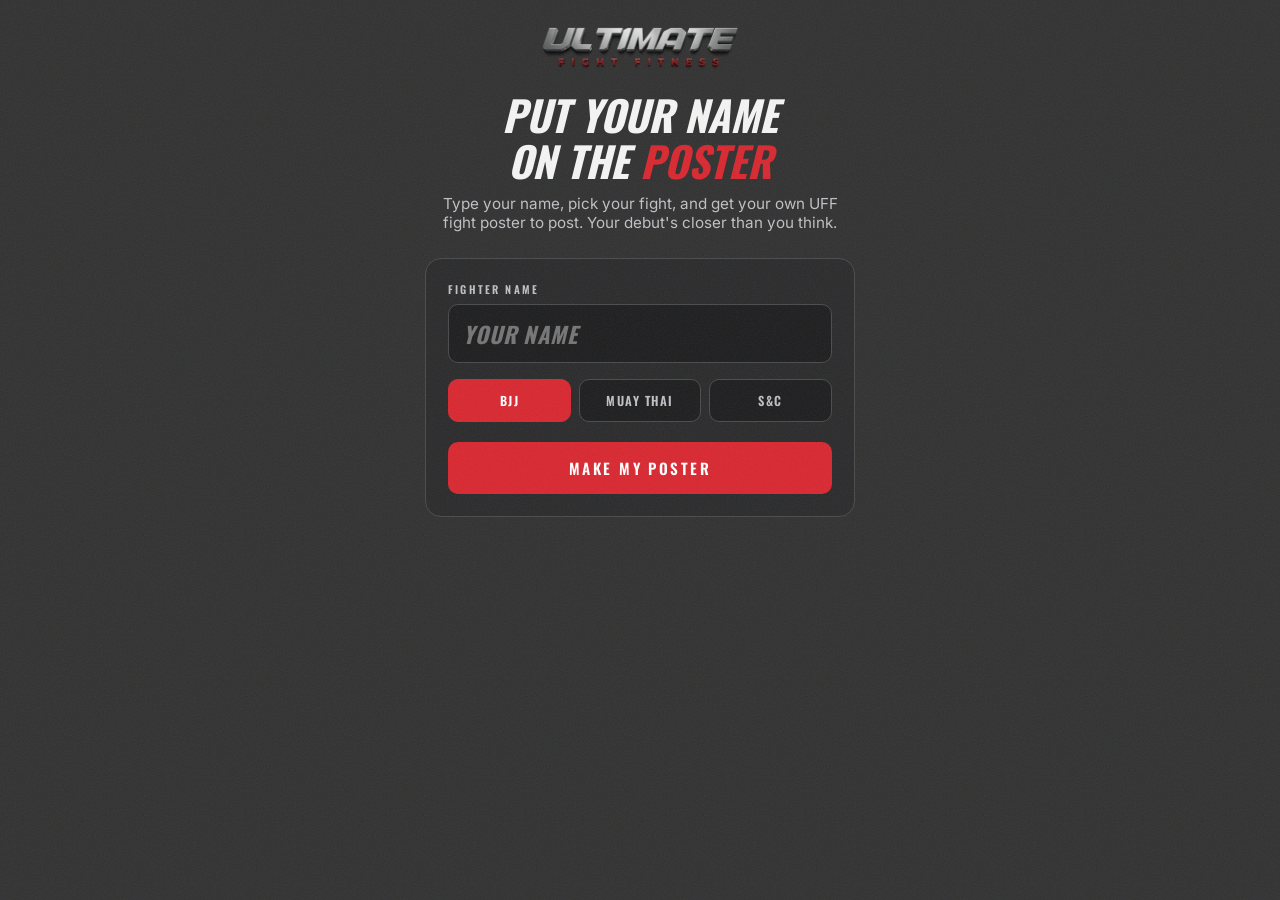
<file: poster.html>
<!DOCTYPE html>
<html lang="en">
<head>
  <meta charset="UTF-8">
  <meta name="viewport" content="width=device-width, initial-scale=1">
  <title>Make Your Fight Poster | Ultimate Fight Fitness</title>
  <meta name="description" content="Put your name on an Ultimate Fight Fitness fight poster and share it.">
  <meta name="theme-color" content="#313131">
  <meta name="color-scheme" content="dark">
  <meta name="robots" content="noindex">
  <link rel="icon" type="image/png" href="assets/img/favicon.png">
  <link rel="stylesheet" href="assets/fonts/fonts.css">
  <style>
    :root { color-scheme: dark; --bg:#313131; --bg2:#232324; --card:#2a2a2b; --line:#4a4a4c; --text:#f5f5f5; --muted:#c0c0c4; --red:#d92730; }
    * { margin:0; padding:0; box-sizing:border-box; }
    body { background:var(--bg); color:var(--text); font-family:'Inter',sans-serif; min-height:100vh;
           display:flex; flex-direction:column; align-items:center; padding:26px 18px 60px; }
    .grain { position:fixed; inset:0; opacity:.09; pointer-events:none; z-index:50;
      background-image:url("data:image/svg+xml,%3Csvg xmlns='http://www.w3.org/2000/svg' width='140' height='140'%3E%3Cfilter id='n'%3E%3CfeTurbulence type='fractalNoise' baseFrequency='0.85' numOctaves='2'/%3E%3C/filter%3E%3Crect width='140' height='140' filter='url(%23n)'/%3E%3C/svg%3E"); }
    a.home { display:block; margin-bottom:18px; }
    a.home img { height:44px; }
    h1 { font-family:'Oswald',sans-serif; font-style:italic; font-weight:700; text-transform:uppercase;
         font-size:clamp(1.8rem,6vw,2.6rem); text-align:center; line-height:1.1; }
    h1 b { color:var(--red); }
    p.sub { color:var(--muted); margin:10px 0 26px; text-align:center; max-width:430px; font-size:.95rem; }
    .panel { width:min(94vw,430px); background:var(--card); border:1px solid var(--line); border-radius:16px; padding:22px; }
    label { font-family:'Oswald',sans-serif; font-weight:600; text-transform:uppercase; letter-spacing:.2em;
            font-size:.68rem; color:var(--muted); display:block; margin:0 0 7px; }
    input[type=text] { width:100%; background:#1d1d1e; border:1px solid var(--line); border-radius:10px;
            color:#fff; font:700 italic 1.4rem 'Oswald',sans-serif; text-transform:uppercase; letter-spacing:.04em;
            padding:12px 14px; outline:none; }
    input[type=text]:focus { border-color:var(--red); }
    .discs { display:flex; gap:8px; margin:16px 0 20px; }
    .discs button { flex:1; font:600 .78rem 'Oswald',sans-serif; text-transform:uppercase; letter-spacing:.12em;
            padding:11px 4px; background:#1d1d1e; color:var(--muted); border:1px solid var(--line);
            border-radius:10px; cursor:pointer; }
    .discs button.on { background:var(--red); border-color:var(--red); color:#fff; }
    .go { width:100%; font:600 .95rem 'Oswald',sans-serif; text-transform:uppercase; letter-spacing:.16em;
          padding:15px; background:var(--red); color:#fff; border:none; border-radius:10px; cursor:pointer; }
    .go:active { transform:scale(.98); }
    .out { margin-top:26px; width:min(94vw,430px); display:none; flex-direction:column; align-items:center; gap:14px; }
    .out.show { display:flex; }
    .out img { width:100%; border-radius:14px; border:1px solid var(--line); box-shadow:0 30px 80px rgba(0,0,0,.55); }
    .hint { color:var(--muted); font-size:.85rem; text-align:center; }
    .dl { font:600 .88rem 'Oswald',sans-serif; text-transform:uppercase; letter-spacing:.16em; color:#fff;
          background:#3a3a3b; border:1px solid var(--line); border-radius:999px; padding:12px 26px; cursor:pointer; text-decoration:none; }
    .dl:hover { border-color:var(--red); }
    canvas { display:none; }
  </style>
</head>
<body>
<div class="grain"></div>
<a class="home" href="index.html"><img src="assets/img/logo.png" alt="Ultimate Fight Fitness"></a>
<h1>Put your name<br>on the <b>poster</b></h1>
<p class="sub">Type your name, pick your fight, and get your own UFF fight poster to post. Your debut's closer than you think.</p>

<div class="panel">
  <label for="pname">Fighter name</label>
  <input id="pname" type="text" maxlength="16" placeholder="YOUR NAME" autocomplete="off">
  <div class="discs" id="discs">
    <button type="button" data-d="bjj" class="on">BJJ</button>
    <button type="button" data-d="mt">Muay Thai</button>
    <button type="button" data-d="sc">S&amp;C</button>
  </div>
  <button class="go" id="go">Make my poster</button>
</div>

<div class="out" id="out">
  <img id="posterImg" alt="Your Ultimate Fight Fitness fight poster">
  <p class="hint">Press and hold the poster to save it, then post it and tag <b style="color:#fff">@ultimatefight_fitness</b></p>
  <a class="dl" id="dl" download="uff-fight-poster.png">Download</a>
</div>

<canvas id="cv" width="1080" height="1350"></canvas>

<script>
(function () {
  var disc = 'bjj';
  var DISCS = { bjj: 'BRAZILIAN JIU-JITSU', mt: 'MUAY THAI', sc: 'STRENGTH & CONDITIONING' };
  /* next session per discipline, from the live timetable (day 0=Sun) */
  var NEXT = {
    bjj: { 1:[[1080,'GI'],[1140,'NO-GI']], 2:[[1080,'NO-GI'],[1140,'GI']],
           3:[[720,'NO-GI'],[1080,'OPEN MAT']], 4:[[1080,'NO-GI'],[1140,'GI']],
           5:[[720,'NO-GI'],[1080,'GI'],[1140,'NO-GI']], 6:[[750,'OPEN MAT']], 0:[[750,'OPEN MAT']] },
    mt:  { 1:[[1140,'ADULTS']], 3:[[1140,'ADULTS']], 4:[[1140,'ADULTS']] },
    sc:  { 1:[[570],[1080]], 2:[[570],[1110]], 3:[[570],[1080]], 4:[[570],[1110]], 5:[[570],[1080]] }
  };
  var DAYS = ['SUNDAY','MONDAY','TUESDAY','WEDNESDAY','THURSDAY','FRIDAY','SATURDAY'];
  function nextSession(d) {
    var now = new Date(), day = now.getDay(), t = now.getHours() * 60 + now.getMinutes();
    for (var k = 0; k <= 7; k++) {
      var dd = (day + k) % 7, list = NEXT[d][dd] || [];
      for (var i = 0; i < list.length; i++) {
        if (k === 0 && list[i][0] <= t) continue;
        var m = list[i][0], h = Math.floor(m / 60), mm = m % 60;
        return (k === 0 ? 'TONIGHT' : k === 1 ? 'TOMORROW' : DAYS[dd]) + ' ' +
               h + ':' + (mm < 10 ? '0' : '') + mm;
      }
    }
    return 'THIS WEEK';
  }

  document.getElementById('discs').addEventListener('click', function (e) {
    var b = e.target.closest('button'); if (!b) return;
    disc = b.dataset.d;
    document.querySelectorAll('#discs button').forEach(function (x) { x.classList.toggle('on', x === b); });
  });

  var img = new Image();
  img.src = 'assets/img/muaythai-bags.jpg';

  function tape(ctx, y, rot, text) {
    ctx.save();
    ctx.translate(540, y);
    ctx.rotate(rot);
    ctx.fillStyle = '#c4202a';
    ctx.fillRect(-760, -34, 1520, 68);
    ctx.fillStyle = '#fff';
    ctx.font = 'italic 700 30px Oswald';
    ctx.textAlign = 'left';
    var seg = text + '   ●   ';
    var w = ctx.measureText(seg).width, x = -760;
    while (x < 780) { ctx.fillText(seg, x, 11); x += w; }
    ctx.restore();
  }

  function render() {
    var name = (document.getElementById('pname').value || 'YOU').trim().toUpperCase() || 'YOU';
    var cv = document.getElementById('cv'), ctx = cv.getContext('2d');
    /* the room */
    ctx.fillStyle = '#191919'; ctx.fillRect(0, 0, 1080, 1350);
    if (img.complete && img.naturalWidth) {
      var s = Math.max(1080 / img.naturalWidth, 1350 / img.naturalHeight);
      var iw = img.naturalWidth * s, ih = img.naturalHeight * s;
      ctx.globalAlpha = 0.38;
      ctx.drawImage(img, (1080 - iw) / 2, (1350 - ih) / 2 - 60, iw, ih);
      ctx.globalAlpha = 1;
    }
    var g = ctx.createLinearGradient(0, 0, 0, 1350);
    g.addColorStop(0, 'rgba(20,20,21,.55)'); g.addColorStop(.5, 'rgba(20,20,21,.72)'); g.addColorStop(1, 'rgba(20,20,21,.97)');
    ctx.fillStyle = g; ctx.fillRect(0, 0, 1080, 1350);
    /* tapes */
    tape(ctx, 150, -0.06, 'UFF PRESENTS');
    tape(ctx, 1210, 0.045, 'FIRST SESSION FREE');
    /* eyebrow */
    ctx.textAlign = 'center';
    ctx.fillStyle = '#e6e6ea';
    ctx.font = 'italic 700 40px Oswald';
    var sp = 'T H E   D E B U T';
    ctx.fillText(sp, 540, 420);
    /* the name — autofit */
    var size = 210;
    ctx.font = 'italic 700 ' + size + 'px Oswald';
    while (ctx.measureText(name).width > 950 && size > 70) {
      size -= 10;
      ctx.font = 'italic 700 ' + size + 'px Oswald';
    }
    ctx.fillStyle = '#fff';
    ctx.shadowColor = 'rgba(0,0,0,.6)'; ctx.shadowBlur = 30; ctx.shadowOffsetY = 10;
    ctx.fillText(name, 540, 460 + size * 0.9);
    ctx.shadowColor = 'transparent'; ctx.shadowBlur = 0; ctx.shadowOffsetY = 0;
    /* vs */
    ctx.fillStyle = '#d92730';
    ctx.font = 'italic 700 64px Oswald';
    ctx.fillText('VS THE COMFORT ZONE', 540, 460 + size * 0.9 + 110);
    /* fight details chip */
    var when = nextSession(disc);
    var line = DISCS[disc] + '  ·  ' + when;
    ctx.font = '700 34px Inter';
    var lw = ctx.measureText(line).width + 90;
    var cy = 460 + size * 0.9 + 185;
    ctx.fillStyle = '#fff';
    rr(ctx, 540 - lw / 2, cy, lw, 78, 39);
    ctx.fill();
    ctx.fillStyle = '#1d1d1e';
    ctx.fillText(line, 540, cy + 51);
    /* venue + url */
    ctx.fillStyle = '#c0c0c4';
    ctx.font = '600 30px Inter';
    ctx.fillText('UNIT 7 TWYFORD ROAD · BISHOP’S STORTFORD', 540, 1085);
    ctx.fillStyle = '#fff';
    ctx.font = 'italic 700 44px Oswald';
    ctx.fillText('ULTIMATEFIGHTFITNESS.CO.UK', 540, 1140);
    /* corners */
    ctx.strokeStyle = '#d92730'; ctx.lineWidth = 8;
    ctx.beginPath(); ctx.moveTo(46, 116); ctx.lineTo(46, 46); ctx.lineTo(116, 46); ctx.stroke();
    ctx.beginPath(); ctx.moveTo(1034, 1234); ctx.lineTo(1034, 1304); ctx.lineTo(964, 1304); ctx.stroke();
    /* out — if the canvas is tainted (e.g. opened straight from a file), show it directly instead */
    try {
      var url = cv.toDataURL('image/png');
      document.getElementById('posterImg').src = url;
      document.getElementById('dl').href = url;
      document.getElementById('posterImg').style.display = '';
      cv.style.display = 'none';
      document.getElementById('dl').style.display = '';
    } catch (err) {
      document.getElementById('posterImg').style.display = 'none';
      document.getElementById('out').insertBefore(cv, document.getElementById('posterImg'));
      cv.style.display = 'block';
      cv.style.width = '100%';
      cv.style.height = 'auto';
      cv.style.borderRadius = '18px';
      document.getElementById('dl').style.display = 'none';
    }
    document.getElementById('out').classList.add('show');
    document.getElementById('out').scrollIntoView({ behavior: 'smooth', block: 'start' });
  }
  function rr(ctx, x, y, w, h, r) {
    ctx.beginPath();
    ctx.moveTo(x + r, y);
    ctx.arcTo(x + w, y, x + w, y + h, r);
    ctx.arcTo(x + w, y + h, x, y + h, r);
    ctx.arcTo(x, y + h, x, y, r);
    ctx.arcTo(x, y, x + w, y, r);
    ctx.closePath();
  }

  document.getElementById('go').addEventListener('click', function () {
    var done = false;
    var run = function () { if (done) return; done = true; render(); };
    if (document.fonts && document.fonts.load) {
      Promise.all([
        document.fonts.load('italic 700 100px Oswald'),
        document.fonts.load('700 34px Inter')
      ]).then(run, run);
      setTimeout(run, 900);   /* never let a stuck font loader block the poster */
    } else run();
  });
  document.getElementById('pname').addEventListener('keydown', function (e) {
    if (e.key === 'Enter') document.getElementById('go').click();
  });
})();
</script>
</body>
</html>
</file>
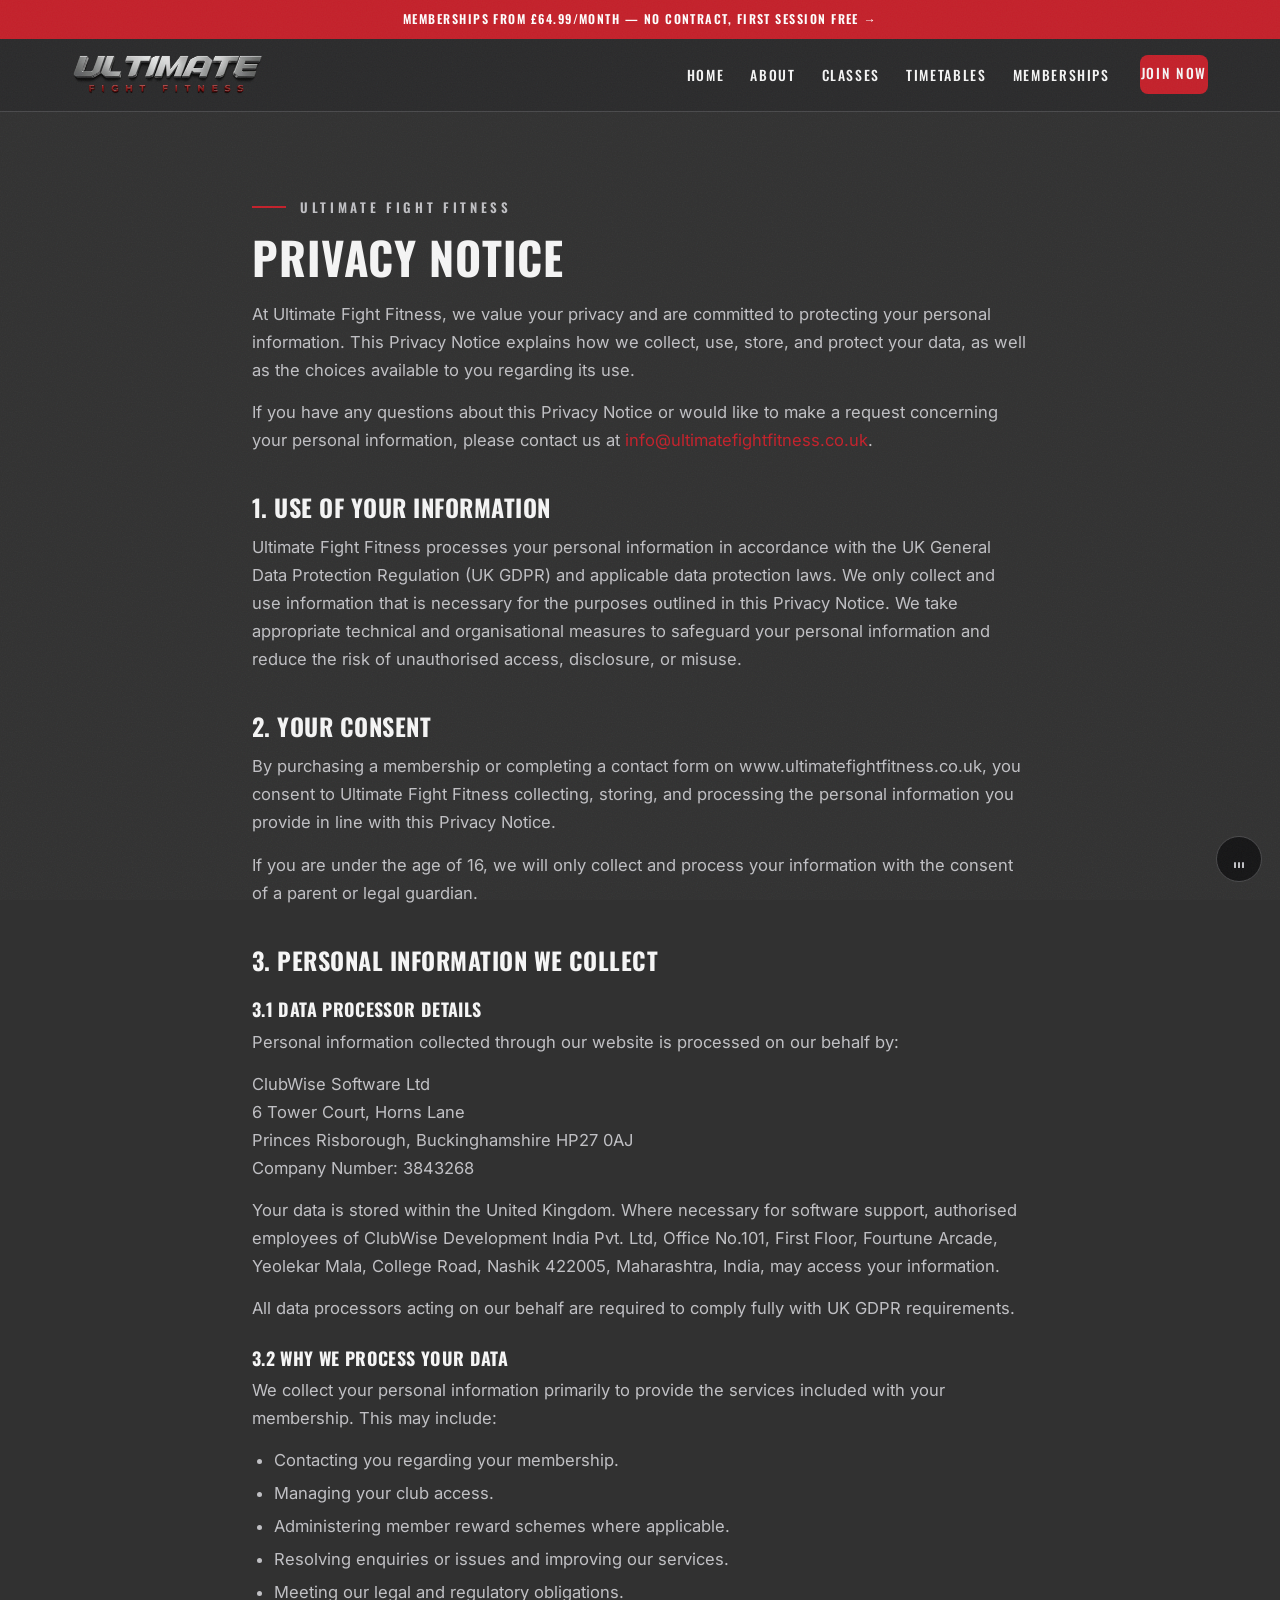
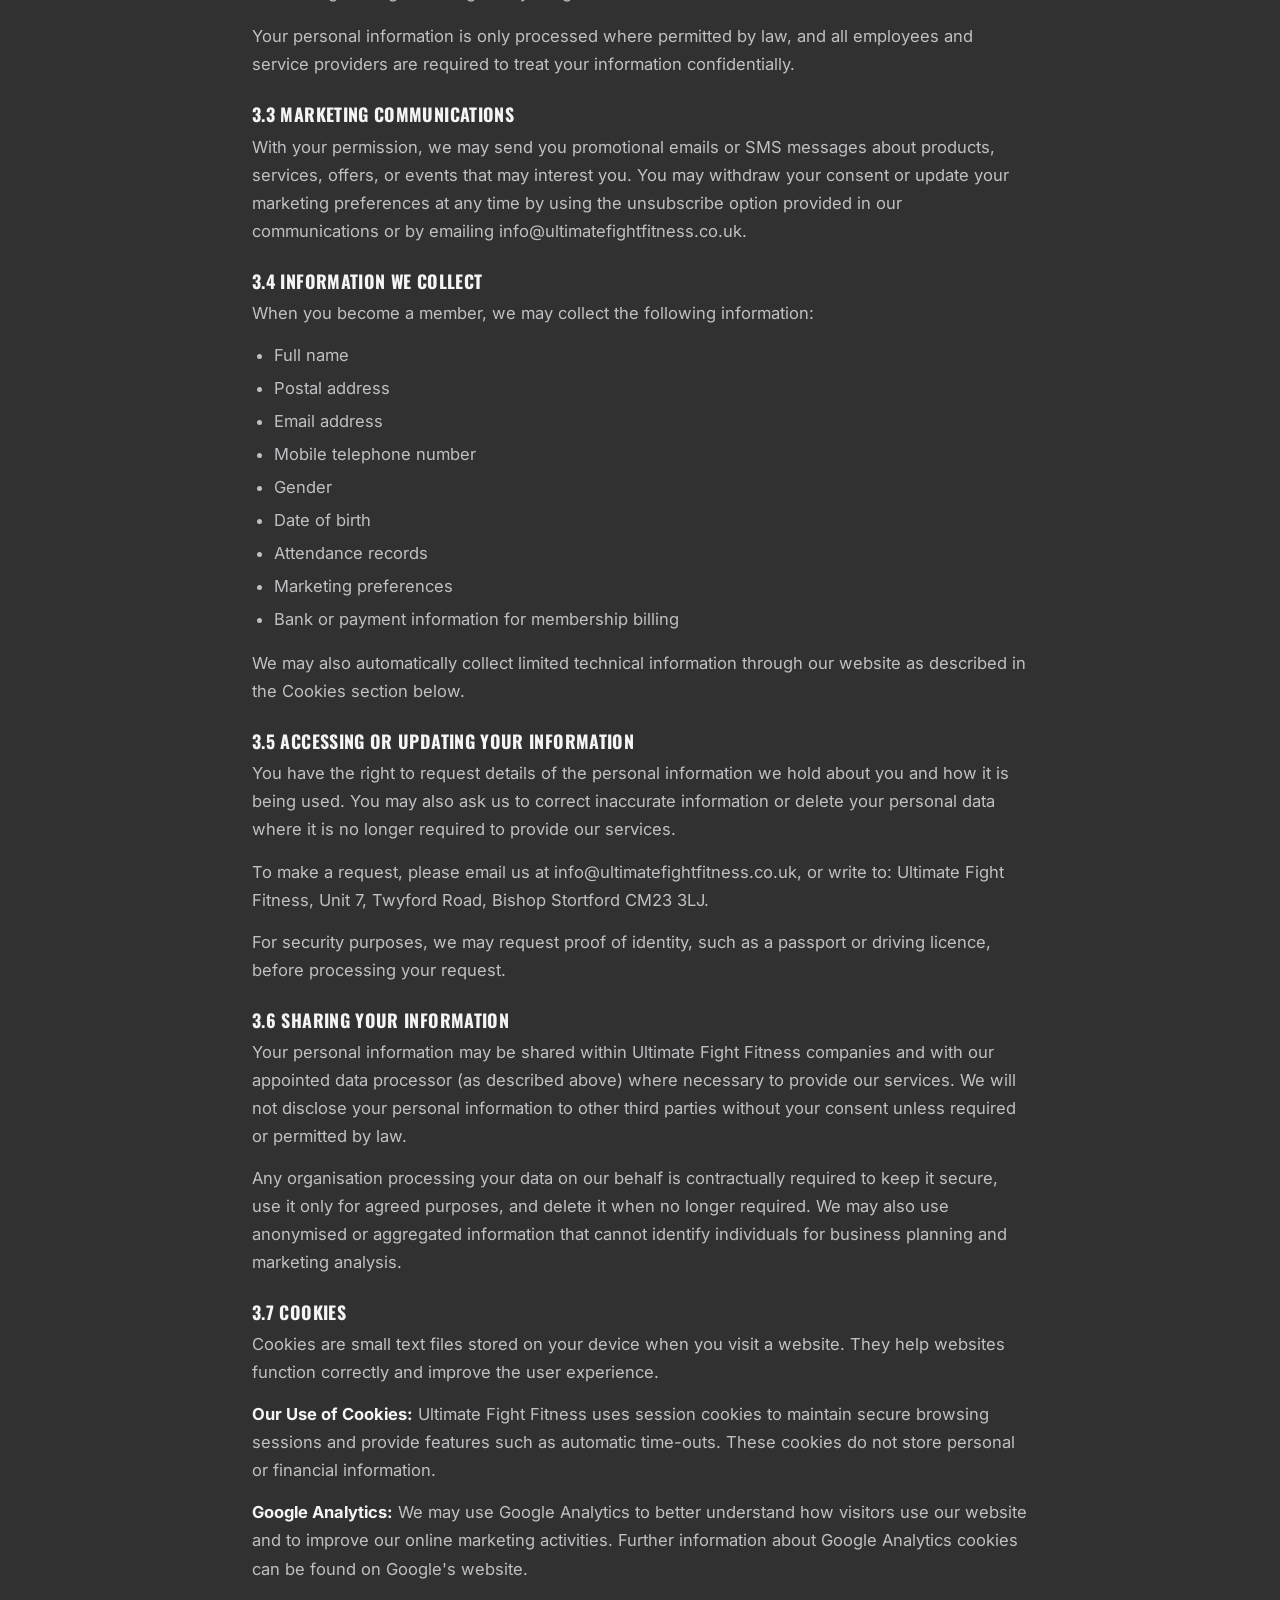
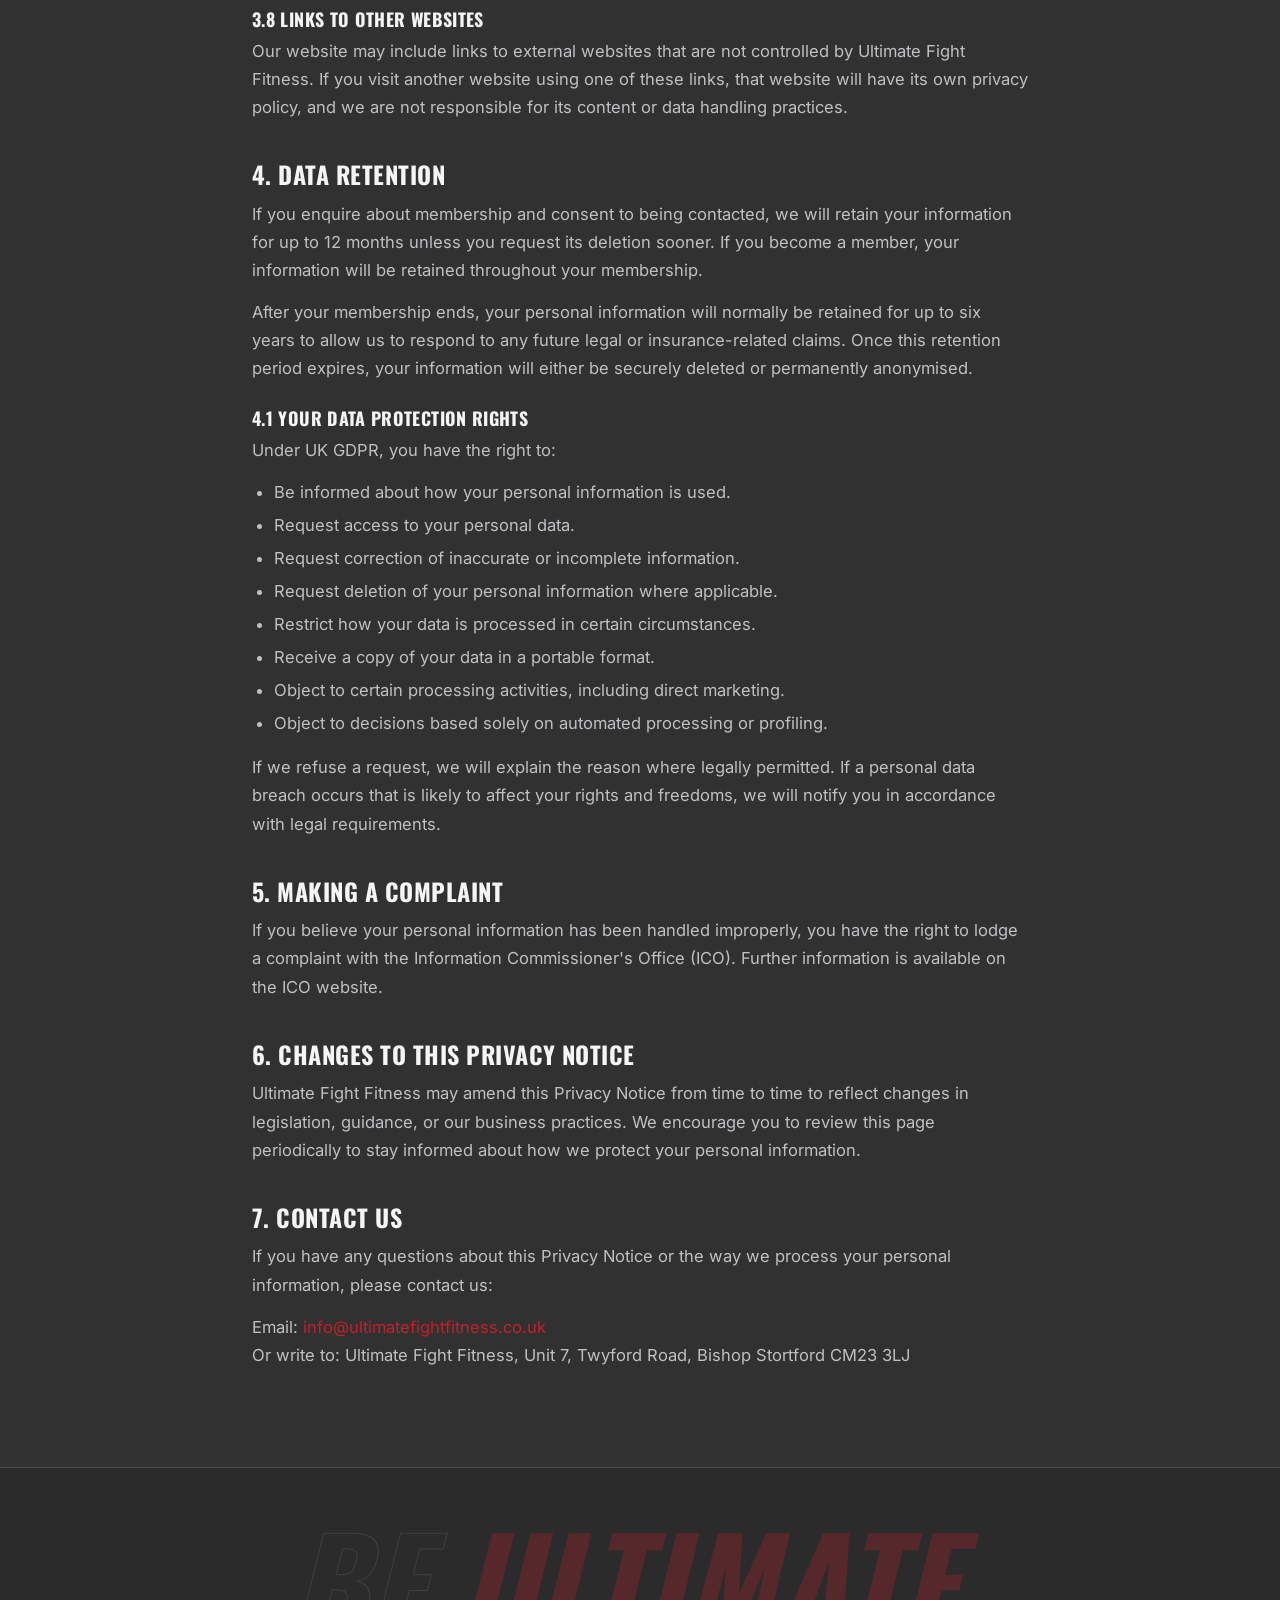
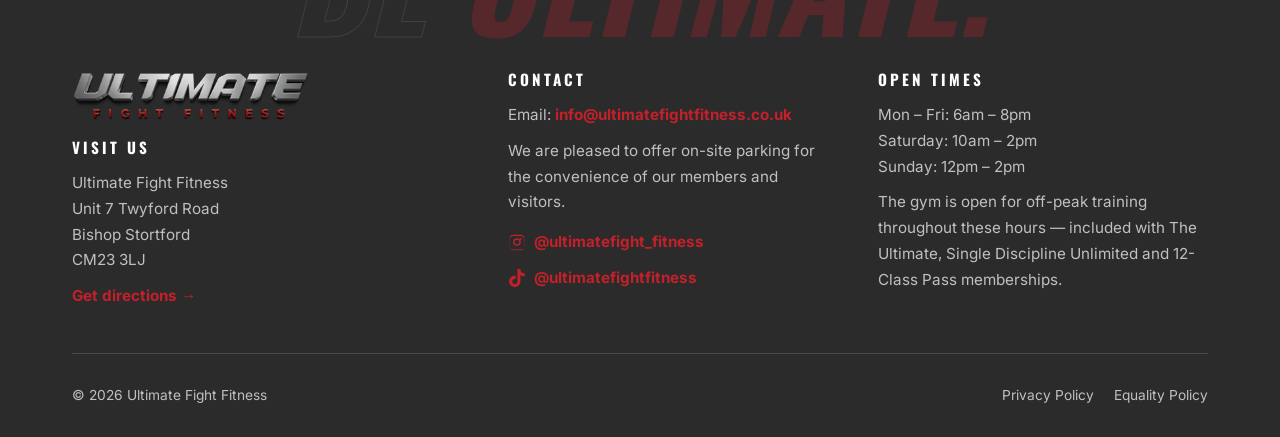
<file: privacy-policy.html>
<!DOCTYPE html>
<html lang="en">
<head>
  <meta charset="UTF-8">
  <meta name="viewport" content="width=device-width, initial-scale=1">
  <title>Privacy Policy | Ultimate Fight Fitness</title>
  <meta name="description" content="The Privacy Notice for Ultimate Fight Fitness.">
  <meta name="theme-color" content="#313131">
  <meta name="color-scheme" content="dark">
  <link rel="canonical" href="https://www.ultimatefightfitness.co.uk/privacy-policy.html">
  <link rel="icon" type="image/png" href="assets/img/favicon.png">
  <meta property="og:title" content="Privacy Policy | Ultimate Fight Fitness">
  <meta property="og:description" content="The Privacy Notice for Ultimate Fight Fitness.">
  <meta property="og:type" content="website">
  <meta property="og:image" content="https://www.ultimatefightfitness.co.uk/assets/img/muaythai-area.jpg">
  <link rel="stylesheet" href="css/style.css?v=16">
  <script>try{var s=sessionStorage;if(s.uffWipe==='1'){s.removeItem('uffWipe');document.documentElement.classList.add('wiped')}else if(s.uffSeen){document.documentElement.classList.add('no-loader')}}catch(e){}</script>
</head>
<body>
  <div class="loader" aria-hidden="true"><img src="assets/img/logo-small.png" alt=""><span class="loader-bar"></span></div>
  <div id="progress" aria-hidden="true"></div>
  <div id="cursor" aria-hidden="true"></div>
  <a class="skip" href="#main">Skip to content</a>
  <header class="site-header">
    <a class="announce" href="memberships.html">Memberships from &pound;64.99/month &mdash; no contract, first session free &rarr;</a>
    <div class="wrap nav">
      <a class="logo" href="index.html" aria-label="Ultimate Fight Fitness — home">
        <img src="assets/img/logo-small.png" alt="Ultimate Fight Fitness">
      </a>
      <button class="burger" aria-label="Open menu"><span></span><span></span><span></span></button>
      <ul class="nav-links">
        <li><a href="index.html">Home</a></li>
        <li><a href="about.html">About</a></li>
        <li><a href="classes.html">Classes</a></li>
        <li><a href="timetables.html">Timetables</a></li>
        <li><a href="memberships.html">Memberships</a></li>
        <li><a class="btn btn-sm nav-cta" href="memberships.html">Join Now</a></li>
      </ul>
    </div>
  </header>
<main id="main">
  <section class="section">
    <div class="wrap prose">
      <p class="kicker">Ultimate Fight Fitness</p>
      <h1 style="font-size:clamp(1.9rem,4vw,2.8rem)">Privacy Notice</h1>
      <p style="margin-top:18px">At Ultimate Fight Fitness, we value your privacy and are committed to protecting your personal information. This Privacy Notice explains how we collect, use, store, and protect your data, as well as the choices available to you regarding its use.</p>
      <p>If you have any questions about this Privacy Notice or would like to make a request concerning your personal information, please contact us at <a style="color:var(--red)" href="mailto:info@ultimatefightfitness.co.uk">info@ultimatefightfitness.co.uk</a>.</p>

      <h2>1. Use of Your Information</h2>
      <p>Ultimate Fight Fitness processes your personal information in accordance with the UK General Data Protection Regulation (UK GDPR) and applicable data protection laws. We only collect and use information that is necessary for the purposes outlined in this Privacy Notice. We take appropriate technical and organisational measures to safeguard your personal information and reduce the risk of unauthorised access, disclosure, or misuse.</p>

      <h2>2. Your Consent</h2>
      <p>By purchasing a membership or completing a contact form on www.ultimatefightfitness.co.uk, you consent to Ultimate Fight Fitness collecting, storing, and processing the personal information you provide in line with this Privacy Notice.</p>
      <p>If you are under the age of 16, we will only collect and process your information with the consent of a parent or legal guardian.</p>

      <h2>3. Personal Information We Collect</h2>
      <h3>3.1 Data Processor Details</h3>
      <p>Personal information collected through our website is processed on our behalf by:</p>
      <p>ClubWise Software Ltd<br>6 Tower Court, Horns Lane<br>Princes Risborough, Buckinghamshire HP27 0AJ<br>Company Number: 3843268</p>
      <p>Your data is stored within the United Kingdom. Where necessary for software support, authorised employees of ClubWise Development India Pvt. Ltd, Office No.101, First Floor, Fourtune Arcade, Yeolekar Mala, College Road, Nashik 422005, Maharashtra, India, may access your information.</p>
      <p>All data processors acting on our behalf are required to comply fully with UK GDPR requirements.</p>

      <h3>3.2 Why We Process Your Data</h3>
      <p>We collect your personal information primarily to provide the services included with your membership. This may include:</p>
      <ul>
        <li>Contacting you regarding your membership.</li>
        <li>Managing your club access.</li>
        <li>Administering member reward schemes where applicable.</li>
        <li>Resolving enquiries or issues and improving our services.</li>
        <li>Meeting our legal and regulatory obligations.</li>
      </ul>
      <p>Your personal information is only processed where permitted by law, and all employees and service providers are required to treat your information confidentially.</p>

      <h3>3.3 Marketing Communications</h3>
      <p>With your permission, we may send you promotional emails or SMS messages about products, services, offers, or events that may interest you. You may withdraw your consent or update your marketing preferences at any time by using the unsubscribe option provided in our communications or by emailing info@ultimatefightfitness.co.uk.</p>

      <h3>3.4 Information We Collect</h3>
      <p>When you become a member, we may collect the following information:</p>
      <ul>
        <li>Full name</li>
        <li>Postal address</li>
        <li>Email address</li>
        <li>Mobile telephone number</li>
        <li>Gender</li>
        <li>Date of birth</li>
        <li>Attendance records</li>
        <li>Marketing preferences</li>
        <li>Bank or payment information for membership billing</li>
      </ul>
      <p>We may also automatically collect limited technical information through our website as described in the Cookies section below.</p>

      <h3>3.5 Accessing or Updating Your Information</h3>
      <p>You have the right to request details of the personal information we hold about you and how it is being used. You may also ask us to correct inaccurate information or delete your personal data where it is no longer required to provide our services.</p>
      <p>To make a request, please email us at info@ultimatefightfitness.co.uk, or write to: Ultimate Fight Fitness, Unit 7, Twyford Road, Bishop Stortford CM23 3LJ.</p>
      <p>For security purposes, we may request proof of identity, such as a passport or driving licence, before processing your request.</p>

      <h3>3.6 Sharing Your Information</h3>
      <p>Your personal information may be shared within Ultimate Fight Fitness companies and with our appointed data processor (as described above) where necessary to provide our services. We will not disclose your personal information to other third parties without your consent unless required or permitted by law.</p>
      <p>Any organisation processing your data on our behalf is contractually required to keep it secure, use it only for agreed purposes, and delete it when no longer required. We may also use anonymised or aggregated information that cannot identify individuals for business planning and marketing analysis.</p>

      <h3>3.7 Cookies</h3>
      <p>Cookies are small text files stored on your device when you visit a website. They help websites function correctly and improve the user experience.</p>
      <p><strong>Our Use of Cookies:</strong> Ultimate Fight Fitness uses session cookies to maintain secure browsing sessions and provide features such as automatic time-outs. These cookies do not store personal or financial information.</p>
      <p><strong>Google Analytics:</strong> We may use Google Analytics to better understand how visitors use our website and to improve our online marketing activities. Further information about Google Analytics cookies can be found on Google's website.</p>

      <h3>3.8 Links to Other Websites</h3>
      <p>Our website may include links to external websites that are not controlled by Ultimate Fight Fitness. If you visit another website using one of these links, that website will have its own privacy policy, and we are not responsible for its content or data handling practices.</p>

      <h2>4. Data Retention</h2>
      <p>If you enquire about membership and consent to being contacted, we will retain your information for up to 12 months unless you request its deletion sooner. If you become a member, your information will be retained throughout your membership.</p>
      <p>After your membership ends, your personal information will normally be retained for up to six years to allow us to respond to any future legal or insurance-related claims. Once this retention period expires, your information will either be securely deleted or permanently anonymised.</p>

      <h3>4.1 Your Data Protection Rights</h3>
      <p>Under UK GDPR, you have the right to:</p>
      <ul>
        <li>Be informed about how your personal information is used.</li>
        <li>Request access to your personal data.</li>
        <li>Request correction of inaccurate or incomplete information.</li>
        <li>Request deletion of your personal information where applicable.</li>
        <li>Restrict how your data is processed in certain circumstances.</li>
        <li>Receive a copy of your data in a portable format.</li>
        <li>Object to certain processing activities, including direct marketing.</li>
        <li>Object to decisions based solely on automated processing or profiling.</li>
      </ul>
      <p>If we refuse a request, we will explain the reason where legally permitted. If a personal data breach occurs that is likely to affect your rights and freedoms, we will notify you in accordance with legal requirements.</p>

      <h2>5. Making a Complaint</h2>
      <p>If you believe your personal information has been handled improperly, you have the right to lodge a complaint with the Information Commissioner's Office (ICO). Further information is available on the ICO website.</p>

      <h2>6. Changes to This Privacy Notice</h2>
      <p>Ultimate Fight Fitness may amend this Privacy Notice from time to time to reflect changes in legislation, guidance, or our business practices. We encourage you to review this page periodically to stay informed about how we protect your personal information.</p>

      <h2>7. Contact Us</h2>
      <p>If you have any questions about this Privacy Notice or the way we process your personal information, please contact us:</p>
      <p>Email: <a style="color:var(--red)" href="mailto:info@ultimatefightfitness.co.uk">info@ultimatefightfitness.co.uk</a><br>
         Or write to: Ultimate Fight Fitness, Unit 7, Twyford Road, Bishop Stortford CM23 3LJ</p>
    </div>
  </section>

</main>
  <footer class="site-footer">
    <div class="wrap">
      <div class="footer-word" aria-hidden="true">Be <b>Ultimate.</b></div>
      <div class="footer-grid">
        <div>
          <div class="footer-logo"><img src="assets/img/logo-small.png" alt="Ultimate Fight Fitness"></div>
          <h3>Visit us</h3>
          <address>
            Ultimate Fight Fitness<br>
            Unit 7 Twyford Road<br>
            Bishop Stortford<br>
            CM23 3LJ
          </address>
          <p style="margin-top:10px"><a class="link" href="https://www.google.com/maps/search/?api=1&query=Ultimate+Fight+Fitness%2C+Unit+7+Twyford+Road%2C+Bishop+Stortford+CM23+3LJ" target="_blank" rel="noopener">Get directions&nbsp;&rarr;</a></p>
        </div>
        <div>
          <h3>Contact</h3>
          <p>Email: <a class="link" href="mailto:info@ultimatefightfitness.co.uk">info@ultimatefightfitness.co.uk</a></p>
          <p style="margin-top:10px">We are pleased to offer on-site parking for the convenience of our members and visitors.</p>
          <p style="margin-top:14px"><a class="ig link" href="https://www.instagram.com/ultimatefight_fitness?igsh=MXU5cmJwamQxdzNlcQ==" target="_blank" rel="noopener"><svg viewBox="0 0 24 24" aria-hidden="true"><path d="M12 2.2c3.2 0 3.6 0 4.9.07 1.2.06 1.8.25 2.2.42.56.22.96.48 1.38.9.42.42.68.82.9 1.38.17.42.36 1.05.42 2.2.06 1.3.07 1.7.07 4.9s0 3.6-.07 4.9c-.06 1.2-.25 1.8-.42 2.2a3.7 3.7 0 0 1-.9 1.38c-.42.42-.82.68-1.38.9-.42.17-1.05.36-2.2.42-1.3.06-1.7.07-4.9.07s-3.6 0-4.9-.07c-1.2-.06-1.8-.25-2.2-.42a3.7 3.7 0 0 1-1.38-.9 3.7 3.7 0 0 1-.9-1.38c-.17-.42-.36-1.05-.42-2.2C2.2 15.6 2.2 15.2 2.2 12s0-3.6.07-4.9c.06-1.2.25-1.8.42-2.2.22-.56.48-.96.9-1.38.42-.42.82-.68 1.38-.9.42-.17 1.05-.36 2.2-.42C8.4 2.2 8.8 2.2 12 2.2m0 1.8c-3.1 0-3.5 0-4.7.07-1.13.05-1.74.24-2.15.4-.54.21-.93.46-1.33.87-.4.4-.66.79-.87 1.33-.16.4-.35 1.02-.4 2.15-.07 1.2-.07 1.6-.07 4.7s0 3.5.07 4.7c.05 1.13.24 1.74.4 2.15.21.54.46.93.87 1.33.4.4.79.66 1.33.87.4.16 1.02.35 2.15.4 1.2.07 1.6.07 4.7.07s3.5 0 4.7-.07c1.13-.05 1.74-.24 2.15-.4.54-.21.93-.46 1.33-.87.4-.4.66-.79.87-1.33.16-.4.35-1.02.4-2.15.07-1.2.07-1.6.07-4.7s0-3.5-.07-4.7c-.05-1.13-.24-1.74-.4-2.15a3.6 3.6 0 0 0-.87-1.33 3.6 3.6 0 0 0-1.33-.87c-.4-.16-1.02-.35-2.15-.4-1.2-.07-1.6-.07-4.7-.07zm0 3.06a5 5 0 1 1 0 10 5 5 0 0 1 0-10zm0 1.8a3.2 3.2 0 1 0 0 6.4 3.2 3.2 0 0 0 0-6.4zm5.2-2.1a1.15 1.15 0 1 1 0 2.3 1.15 1.15 0 0 1 0-2.3z"/></svg> @ultimatefight_fitness</a><br><a class="ig link" style="margin-top:6px" href="https://www.tiktok.com/@ultimatefightfitness" target="_blank" rel="noopener"><svg viewBox="0 0 24 24" aria-hidden="true"><path d="M12.525.02c1.31-.02 2.61-.01 3.91-.02.08 1.53.63 3.09 1.75 4.17 1.12 1.11 2.7 1.62 4.24 1.79v4.03c-1.44-.05-2.89-.35-4.2-.97-.57-.26-1.1-.59-1.62-.93-.01 2.92.01 5.84-.02 8.75-.08 1.4-.54 2.79-1.35 3.94-1.31 1.92-3.58 3.17-5.91 3.21-1.43.08-2.86-.31-4.08-1.03-2.02-1.19-3.44-3.37-3.65-5.71-.02-.5-.03-1-.01-1.49.18-1.9 1.12-3.72 2.58-4.96 1.66-1.44 3.98-2.13 6.15-1.72.02 1.48-.04 2.96-.04 4.44-.99-.32-2.15-.23-3.02.37-.63.41-1.11 1.04-1.36 1.75-.21.51-.15 1.07-.14 1.61.24 1.64 1.82 3.02 3.5 2.87 1.12-.01 2.19-.66 2.77-1.61.19-.33.4-.67.41-1.06.1-1.79.06-3.57.07-5.36.01-4.03-.01-8.05.02-12.07z"/></svg> @ultimatefightfitness</a></p>
        </div>
        <div>
          <h3>Open times</h3>
          <p>Mon &ndash; Fri: 6am &ndash; 8pm<br>
             Saturday: 10am &ndash; 2pm<br>
             Sunday: 12pm &ndash; 2pm</p>
          <p style="margin-top:10px">The gym is open for off-peak training throughout these hours &mdash; included with The Ultimate, Single Discipline Unlimited and 12-Class Pass memberships.</p>
        </div>
      </div>
      <div class="footer-bottom">
        <span>&copy; 2026 Ultimate Fight Fitness</span>
        <nav>
          <a href="privacy-policy.html">Privacy Policy</a>
          <a href="equality-policy.html">Equality Policy</a>
        </nav>
      </div>
    </div>
  </footer>
  <script src="js/main.js?v=22"></script>
</body>
</html>
</file>
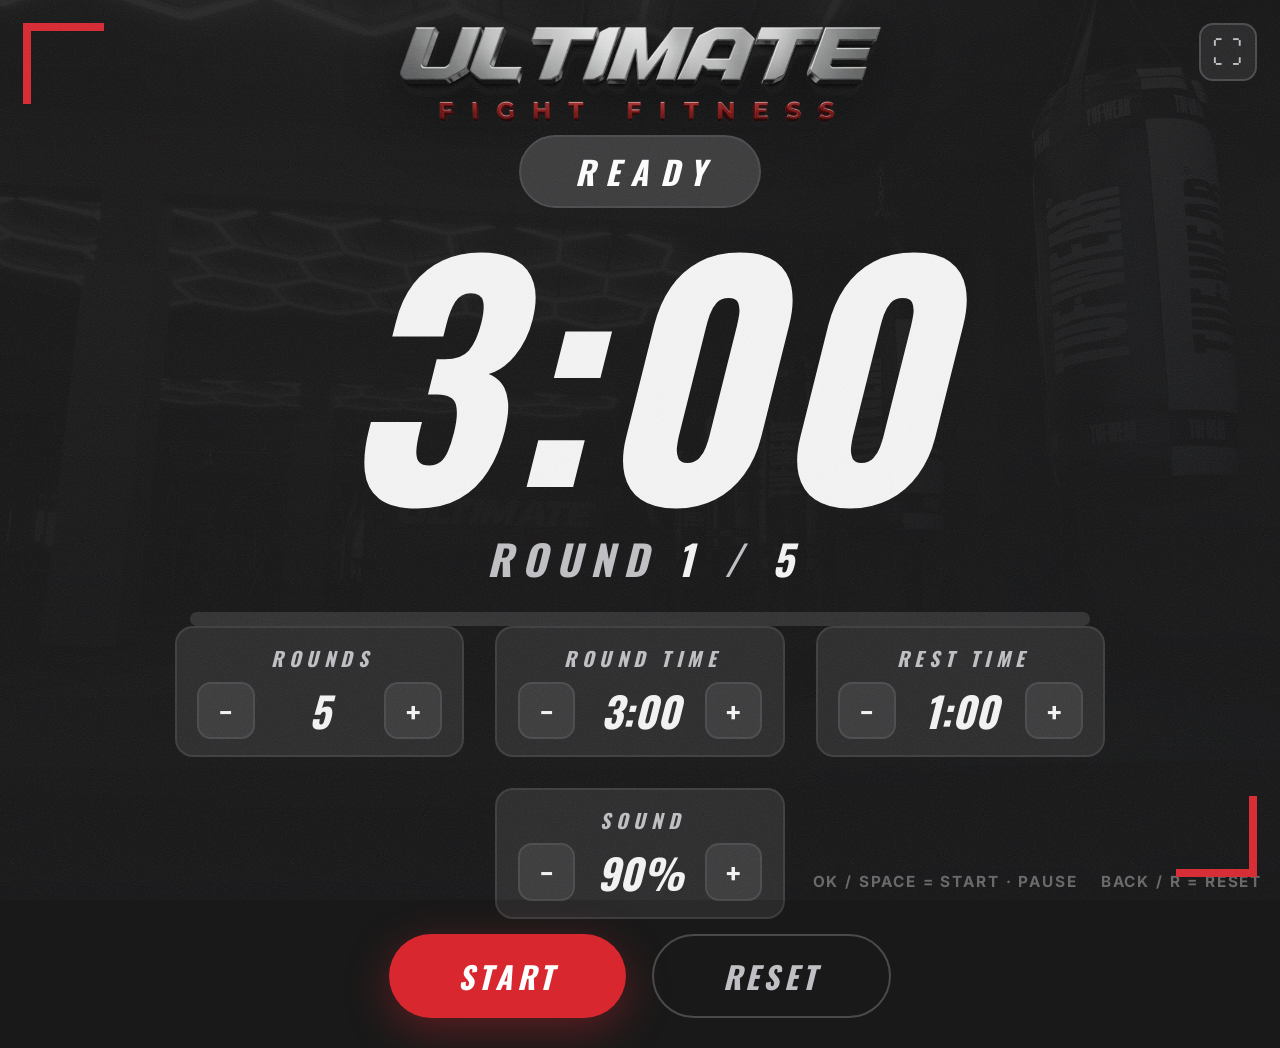
<file: timer.html>
<!DOCTYPE html>
<html lang="en">
<head>
<meta charset="utf-8">
<meta name="viewport" content="width=device-width, initial-scale=1">
<meta name="color-scheme" content="dark">
<meta name="robots" content="noindex">
<title>Round Timer | Ultimate Fight Fitness</title>
<link rel="icon" href="assets/img/favicon.png">
<link rel="stylesheet" href="assets/fonts/fonts.css">
<style>
  :root { color-scheme: dark; --bg:#191919; --card:#2a2a2b; --line:#4a4a4c; --text:#f5f5f5; --muted:#c0c0c4; --red:#d92730; --green:#35b36b; }
  * { margin:0; padding:0; box-sizing:border-box; -webkit-tap-highlight-color:transparent; }
  html, body { height:100%; }
  body { background:var(--bg); color:var(--text); font-family:'Oswald',sans-serif; font-weight:700; font-style:italic;
         text-transform:uppercase; display:flex; flex-direction:column; align-items:center; overflow:hidden; user-select:none; }
  .bgphoto { position:fixed; inset:0; background:url(assets/img/muaythai-area.jpg) center 40%/cover; opacity:.16; }
  .bgtint { position:fixed; inset:0; background:linear-gradient(180deg, rgba(20,20,21,.55) 0%, rgba(20,20,21,.82) 55%, rgba(20,20,21,.95) 100%); }
  .corner { position:fixed; width:9vh; height:9vh; border:0 solid var(--red); z-index:6; pointer-events:none; }
  .tl { top:2.6vh; left:2.6vh; border-top-width:.9vh; border-left-width:.9vh; }
  .br { bottom:2.6vh; right:2.6vh; border-bottom-width:.9vh; border-right-width:.9vh; }
  main, .panel, .actions { position:relative; z-index:5; }
  .grain { position:fixed; inset:0; opacity:.1; pointer-events:none; z-index:50;
    background-image:url("data:image/svg+xml,%3Csvg xmlns='http://www.w3.org/2000/svg' width='140' height='140'%3E%3Cfilter id='n'%3E%3CfeTurbulence type='fractalNoise' baseFrequency='0.85' numOctaves='2'/%3E%3C/filter%3E%3Crect width='140' height='140' filter='url(%23n)'/%3E%3C/svg%3E"); }

  header { padding:2.4vh 0 0; text-align:center; position:relative; z-index:5; }
  header img { height:12vh; max-height:112px; filter:drop-shadow(0 8px 26px rgba(0,0,0,.6)); }

  main { flex:1; display:flex; flex-direction:column; align-items:center; justify-content:center; width:100%; padding:0 4vw; }
  .phase { font-size:3.6vh; letter-spacing:.34em; text-indent:.34em; color:#fff; background:#3a3a3b; border:2px solid var(--line);
           padding:1.2vh 3.4vw; border-radius:999px; }
  .phase.work { background:var(--red); border-color:var(--red); }
  .phase.rest { background:var(--green); border-color:var(--green); color:#10130f; }
  .clock { font-size:34vh; line-height:1; letter-spacing:.02em; font-variant-numeric:tabular-nums; margin:.5vh 0 1vh; }
  .clock.warn { animation:blink .5s steps(2) infinite; }
  .clock.count { color:var(--red); font-size:52vh !important; animation:countPop 1s ease-out infinite; }
  @keyframes countPop { 0% { transform:scale(1.16); } 30% { transform:scale(1); } 100% { transform:scale(1); } }
  @keyframes blink { 50% { opacity:.35; } }
  .round { font-size:4.6vh; letter-spacing:.24em; text-indent:.24em; color:var(--muted); }
  .round b { color:var(--text); }
  .barwrap { width:min(72vw,900px); height:1.6vh; background:rgba(255,255,255,.12); border-radius:999px; overflow:hidden; margin-top:2.6vh; }
  .bar { height:100%; width:0%; background:var(--red); border-radius:999px; }
  .bar.rest { background:var(--green); }

  .panel { display:flex; gap:2.4vw; align-items:stretch; justify-content:center; flex-wrap:wrap; padding:0 3vw 1.6vh; }
  .set { background:var(--card); border:2px solid rgba(255,255,255,.09); border-radius:18px; padding:1.6vh 1.6vw; text-align:center; min-width:17vw; }
  .set .lbl { font-size:2.2vh; letter-spacing:.28em; text-indent:.28em; color:var(--muted); margin-bottom:.8vh; }
  .set .row { display:flex; align-items:center; justify-content:center; gap:1.2vw; }
  .set button { font:inherit; color:var(--text); background:#3a3a3b; border:2px solid var(--line); border-radius:14px;
                width:6.4vh; height:6.4vh; font-size:3.6vh; font-style:normal; cursor:pointer; }
  .set button:active, .set button:focus-visible { border-color:var(--red); outline:none; background:#454547; }
  .set .val { font-size:4.6vh; min-width:11vh; font-variant-numeric:tabular-nums; }

  .actions { display:flex; gap:2vw; padding:0 0 3.4vh; }
  .actions button { font:inherit; text-transform:uppercase; cursor:pointer; border-radius:999px; padding:1.9vh 5.4vw; font-size:3.4vh; letter-spacing:.14em; }
  #startBtn { background:var(--red); color:#fff; border:none; box-shadow:0 12px 44px rgba(217,39,48,.35); }
  #startBtn.running { background:#3a3a3b; border:2px solid var(--line); }
  #resetBtn { background:none; color:var(--muted); border:2px solid var(--line); }
  .actions button:focus-visible { outline:3px solid var(--red); outline-offset:3px; }

  #fsBtn { position:fixed; top:2.6vh; right:2.6vh; z-index:20; font-size:3.4vh; width:6.4vh; height:6.4vh;
           background:rgba(42,42,43,.85); color:var(--muted); border:2px solid var(--line); border-radius:14px; cursor:pointer; }
  #fsBtn:focus-visible, #fsBtn:active { border-color:var(--red); outline:none; }
  :fullscreen #fsBtn { display:none; }
  .hint { position:fixed; bottom:1vh; right:1.4vw; font-family:'Inter',sans-serif; font-style:normal; font-weight:600;
          font-size:1.7vh; letter-spacing:.12em; color:rgba(255,255,255,.35); }
  body.running .panel { display:none; }
  body.running .clock { font-size:44vh; }
  @media (max-width:640px) {
    body { overflow:auto; }
    main { flex:0 1 auto; padding-top:1vh; }
    .clock { font-size:15vh; margin:.4vh 0; } body.running .clock { font-size:24vh; }
    .phase { font-size:3.4vh; } .round { font-size:3vh; }
    .barwrap { margin-top:1.2vh; }
    .set { min-width:78vw; padding:1vh 4vw; } .panel { gap:1vh; padding-bottom:1vh; }
    .set button { width:5.2vh; height:5.2vh; font-size:3vh; }
    .set .val { font-size:3.6vh; }
    .actions { padding-bottom:5vh; } .actions button { padding:1.5vh 10vw; font-size:2.8vh; }
    .hint { display:none; }
  }
</style>
</head>
<body>
<div class="bgphoto"></div>
<div class="bgtint"></div>
<div class="grain"></div>
<div class="corner tl"></div>
<div class="corner br"></div>
<header><img src="assets/img/logo.png" alt="Ultimate Fight Fitness"></header>
<button id="fsBtn" title="Fullscreen">&#x26F6;</button>

<main>
  <div class="phase" id="phase">Ready</div>
  <div class="clock" id="clock">3:00</div>
  <div class="round" id="round">Round <b>1</b> / <b>5</b></div>
  <div class="barwrap"><div class="bar" id="bar"></div></div>
</main>

<div class="panel">
  <div class="set">
    <div class="lbl">Rounds</div>
    <div class="row"><button data-k="rounds" data-d="-1">&minus;</button><div class="val" id="vRounds">5</div><button data-k="rounds" data-d="1">+</button></div>
  </div>
  <div class="set">
    <div class="lbl">Round Time</div>
    <div class="row"><button data-k="work" data-d="-15">&minus;</button><div class="val" id="vWork">3:00</div><button data-k="work" data-d="15">+</button></div>
  </div>
  <div class="set">
    <div class="lbl">Rest Time</div>
    <div class="row"><button data-k="rest" data-d="-15">&minus;</button><div class="val" id="vRest">1:00</div><button data-k="rest" data-d="15">+</button></div>
  </div>
  <div class="set">
    <div class="lbl">Sound</div>
    <div class="row"><button data-k="vol" data-d="-10">&minus;</button><div class="val" id="vVol">90%</div><button data-k="vol" data-d="10">+</button></div>
  </div>
</div>

<div class="actions">
  <button id="startBtn">Start</button>
  <button id="resetBtn">Reset</button>
</div>
<div class="hint">OK / SPACE&nbsp;=&nbsp;START &middot; PAUSE &nbsp;&nbsp; BACK / R&nbsp;=&nbsp;RESET</div>

<script>
(function () {
  var S = { rounds: 5, work: 180, rest: 60, vol: 90 };
  try {
    var saved = JSON.parse(localStorage.getItem('uffTimer') || '{}');
    ['rounds', 'work', 'rest', 'vol'].forEach(function (k) { if (typeof saved[k] === 'number') S[k] = saved[k]; });
  } catch (e) {}

  var LIM = { rounds: [1, 30, 1], work: [15, 1800, 15], rest: [0, 600, 15], vol: [0, 100, 10] };
  var el = {
    phase: document.getElementById('phase'), clock: document.getElementById('clock'),
    round: document.getElementById('round'), bar: document.getElementById('bar'),
    vRounds: document.getElementById('vRounds'), vWork: document.getElementById('vWork'), vRest: document.getElementById('vRest'), vVol: document.getElementById('vVol'),
    start: document.getElementById('startBtn'), reset: document.getElementById('resetBtn')
  };

  function fmt(s) { return Math.floor(s / 60) + ':' + ('0' + (s % 60)).slice(-2); }
  function save() { try { localStorage.setItem('uffTimer', JSON.stringify(S)); } catch (e) {} }
  function renderSettings() {
    el.vRounds.textContent = S.rounds;
    el.vWork.textContent = fmt(S.work);
    el.vRest.textContent = fmt(S.rest);
    el.vVol.textContent = S.vol + '%';
  }

  /* ---------- sound: WebAudio boxing bell + warning clacks ---------- */
  var AC = window.AudioContext || window.webkitAudioContext, ctx = null, master = null;
  function audio() {
    if (!ctx) { ctx = new AC(); master = ctx.createGain(); master.connect(ctx.destination); }
    master.gain.value = Math.pow(S.vol / 100, 1.6) * 1.1;
    if (ctx.state === 'suspended') ctx.resume();
    return ctx;
  }
  function bell(at, gain) {
    var c = audio(); var t0 = c.currentTime + (at || 0); gain = gain || 1;
    var parts = [[605, 1], [1222, .6], [1810, .45], [2513, .3], [3609, .18]];
    parts.forEach(function (p) {
      var o = c.createOscillator(), g = c.createGain();
      o.type = 'sine'; o.frequency.value = p[0] * (1 + (Math.random() - .5) * .004);
      g.gain.setValueAtTime(0.0001, t0);
      g.gain.exponentialRampToValueAtTime(.5 * p[1] * gain, t0 + 0.008);
      g.gain.exponentialRampToValueAtTime(0.0001, t0 + 2.2);
      o.connect(g); g.connect(master); o.start(t0); o.stop(t0 + 2.3);
    });
    var n = c.createBufferSource(), len = c.sampleRate * 0.02,
        buf = c.createBuffer(1, len, c.sampleRate), d = buf.getChannelData(0);
    for (var i = 0; i < len; i++) d[i] = (Math.random() * 2 - 1) * (1 - i / len);
    var bp = c.createBiquadFilter(); bp.type = 'highpass'; bp.frequency.value = 2500;
    var ng = c.createGain(); ng.gain.value = .5 * gain;
    n.buffer = buf; n.connect(bp); bp.connect(ng); ng.connect(master); n.start(t0);
  }
  function bells(count, gap) { for (var i = 0; i < count; i++) bell(i * (gap || 0.45), 1); }
  function clack(at) {
    var c = audio(); var t0 = c.currentTime + (at || 0);
    var len = c.sampleRate * 0.045, buf = c.createBuffer(1, len, c.sampleRate), d = buf.getChannelData(0);
    for (var i = 0; i < len; i++) d[i] = (Math.random() * 2 - 1) * Math.pow(1 - i / len, 2);
    var src = c.createBufferSource(); src.buffer = buf;
    var bp = c.createBiquadFilter(); bp.type = 'bandpass'; bp.frequency.value = 1900; bp.Q.value = 1.4;
    var g = c.createGain(); g.gain.value = .8;
    src.connect(bp); bp.connect(g); g.connect(master); src.start(t0);
  }
  function clacks() { clack(0); clack(0.22); clack(0.44); }
  function buzzer(at, dur) {
    var c = audio(); var t0 = c.currentTime + (at || 0); dur = dur || 0.85;
    var o1 = c.createOscillator(), o2 = c.createOscillator(), g = c.createGain(), lp = c.createBiquadFilter();
    o1.type = 'square'; o1.frequency.value = 349;
    o2.type = 'square'; o2.frequency.value = 354;
    lp.type = 'lowpass'; lp.frequency.value = 1400;
    g.gain.setValueAtTime(0.0001, t0);
    g.gain.exponentialRampToValueAtTime(.4, t0 + 0.02);
    g.gain.setValueAtTime(.4, t0 + dur - 0.06);
    g.gain.exponentialRampToValueAtTime(0.0001, t0 + dur);
    o1.connect(lp); o2.connect(lp); lp.connect(g); g.connect(master);
    o1.start(t0); o2.start(t0); o1.stop(t0 + dur); o2.stop(t0 + dur);
  }

  /* ---------- timer engine ---------- */
  // phases: idle | ready | work | rest | done
  var T = { phase: 'idle', round: 1, remaining: S.work, running: false, endAt: 0, warned: false, lastCount: 0 };
  var READY = 5, tick = null, wakeLock = null;

  function requestWake() {
    if (navigator.wakeLock && navigator.wakeLock.request) {
      navigator.wakeLock.request('screen').then(function (w) { wakeLock = w; }).catch(function () {});
    }
  }
  document.addEventListener('visibilitychange', function () {
    if (document.visibilityState === 'visible' && T.running) requestWake();
  });

  function setPhase(p) {
    T.phase = p; T.warned = false;
    el.phase.className = 'phase' + (p === 'work' ? ' work' : p === 'rest' || p === 'ready' ? ' rest' : '');
    el.bar.className = 'bar' + (p === 'rest' || p === 'ready' ? ' rest' : '');
    el.phase.textContent = p === 'work' ? 'Round' : p === 'rest' ? 'Rest' : p === 'ready' ? 'Get Ready' : p === 'done' ? 'Done' : 'Ready';
  }
  function phaseLen() { return T.phase === 'work' ? S.work : T.phase === 'rest' ? S.rest : T.phase === 'ready' ? READY : S.work; }

  function render() {
    var counting = T.running && T.remaining <= 3 && T.remaining > 0 && (T.phase === 'ready' || T.phase === 'rest');
    if (counting) {
      el.clock.textContent = Math.ceil(T.remaining);
      el.clock.className = 'clock count';
    } else {
      el.clock.textContent = fmt(Math.max(0, Math.ceil(T.remaining)));
      el.clock.className = 'clock' + (T.phase === 'work' && T.remaining <= 10 && T.running ? ' warn' : '');
    }
    el.round.innerHTML = 'Round <b>' + T.round + '</b> / <b>' + S.rounds + '</b>';
    var len = phaseLen();
    el.bar.style.width = (len ? (1 - Math.max(0, T.remaining) / len) * 100 : 0) + '%';
  }

  function advance() {
    if (T.phase === 'ready') { setPhase('work'); T.remaining = S.work; bell(0); }
    else if (T.phase === 'work') {
      if (T.round >= S.rounds) { setPhase('done'); T.remaining = 0; T.running = false; buzzer(0, 1.4); bells(3, 0.5); stopTick(); render(); el.start.textContent = 'Go again'; el.start.classList.remove('running'); document.body.classList.remove('running'); return; }
      setPhase('rest'); T.remaining = S.rest; buzzer(0);
      if (S.rest === 0) { T.round++; setPhase('work'); T.remaining = S.work; }
    } else if (T.phase === 'rest') { T.round++; setPhase('work'); T.remaining = S.work; bell(0); }
    T.endAt = Date.now() + T.remaining * 1000;
  }

  function step() {
    if (!T.running) return;
    T.remaining = (T.endAt - Date.now()) / 1000;
    if (T.phase === 'work' && !T.warned && T.remaining <= 10 && S.work > 20) { T.warned = true; clacks(); }
    if ((T.phase === 'ready' || T.phase === 'rest') && T.remaining <= 3 && T.remaining > 0) {
      var n = Math.ceil(T.remaining);
      if (n !== T.lastCount) { T.lastCount = n; clack(0); }
    } else { T.lastCount = 0; }
    if (T.remaining <= 0) advance();
    render();
  }
  function startTick() { stopTick(); tick = setInterval(step, 100); }
  function stopTick() { if (tick) { clearInterval(tick); tick = null; } }

  function start() {
    audio();
    if (T.phase === 'idle' || T.phase === 'done') {
      T.round = 1; setPhase('ready'); T.remaining = READY; clack(0);
    }
    T.running = true; T.endAt = Date.now() + T.remaining * 1000;
    el.start.textContent = 'Pause'; el.start.classList.add('running');
    document.body.classList.add('running');
    requestWake(); startTick(); render();
  }
  function pause() {
    T.running = false; stopTick();
    el.start.textContent = 'Resume'; el.start.classList.remove('running');
    document.body.classList.remove('running');
  }
  function reset() {
    T.running = false; stopTick();
    T.round = 1; setPhase('idle'); T.remaining = S.work;
    el.start.textContent = 'Start'; el.start.classList.remove('running');
    document.body.classList.remove('running');
    render();
  }

  function goFullscreen() {
    var d = document.documentElement;
    var fn = d.requestFullscreen || d.webkitRequestFullscreen;
    if (fn && !document.fullscreenElement && !document.webkitFullscreenElement) {
      try { fn.call(d).catch(function () {}); } catch (e) {}
    }
  }
  document.getElementById('fsBtn').addEventListener('click', goFullscreen);
  el.start.addEventListener('click', function () { goFullscreen(); T.running ? pause() : start(); });
  el.reset.addEventListener('click', reset);

  document.querySelectorAll('.set button').forEach(function (b) {
    b.addEventListener('click', function () {
      var k = b.dataset.k, d = +b.dataset.d, lim = LIM[k];
      S[k] = Math.min(lim[1], Math.max(lim[0], S[k] + d * (k === 'rounds' ? 1 : 1)));
      save(); renderSettings();
      if (k === 'vol') { audio(); bell(0, .7); }
      if (!T.running && (T.phase === 'idle' || T.phase === 'done')) { T.remaining = S.work; render(); }
    });
  });

  document.addEventListener('keydown', function (e) {
    if (e.key === ' ' || e.key === 'Enter') {
      if (document.activeElement && document.activeElement.tagName === 'BUTTON' && e.key === 'Enter') return;
      e.preventDefault(); T.running ? pause() : start();
    }
    if (e.key === 'r' || e.key === 'R' || e.key === 'Backspace') { e.preventDefault(); reset(); }
  });

  renderSettings(); setPhase('idle'); T.remaining = S.work; render();
})();
</script>
</body>
</html>
</file>
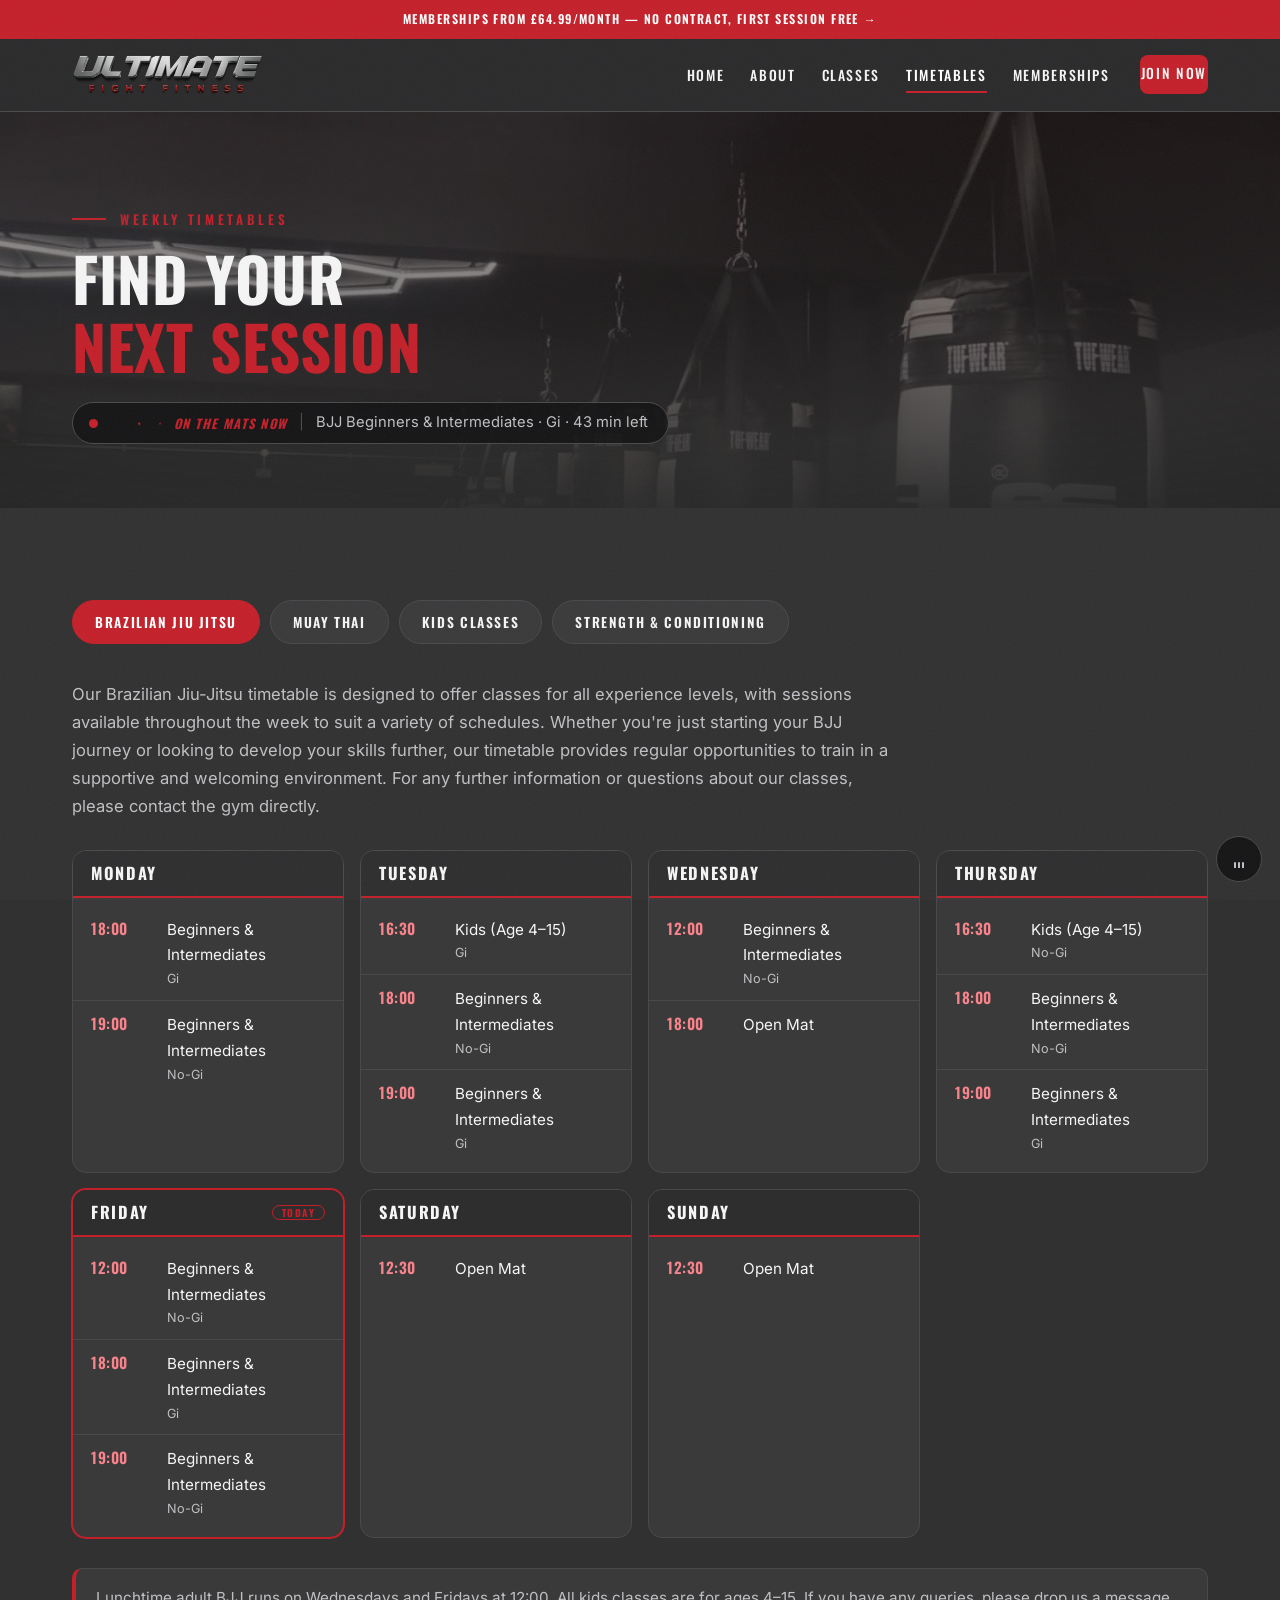
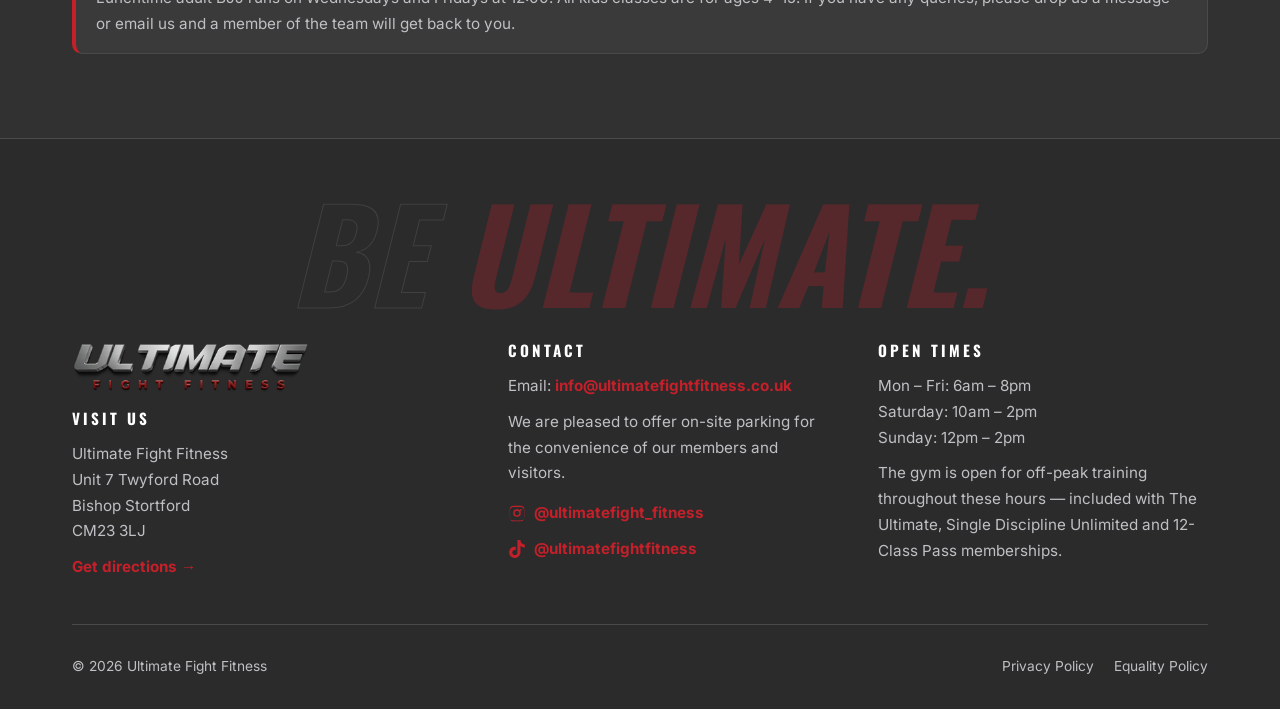
<file: timetables.html>
<!DOCTYPE html>
<html lang="en">
<head>
  <meta charset="UTF-8">
  <meta name="viewport" content="width=device-width, initial-scale=1">
  <title>Timetables | Ultimate Fight Fitness</title>
  <meta name="description" content="Weekly timetables for BJJ, Muay Thai and Strength & Conditioning classes at Ultimate Fight Fitness, Bishop Stortford.">
  <meta name="theme-color" content="#313131">
  <meta name="color-scheme" content="dark">
  <link rel="canonical" href="https://www.ultimatefightfitness.co.uk/timetables.html">
  <link rel="icon" type="image/png" href="assets/img/favicon.png">
  <meta property="og:title" content="Timetables | Ultimate Fight Fitness">
  <meta property="og:description" content="Weekly timetables for BJJ, Muay Thai and Strength & Conditioning classes at Ultimate Fight Fitness, Bishop Stortford.">
  <meta property="og:type" content="website">
  <meta property="og:image" content="https://www.ultimatefightfitness.co.uk/assets/img/muaythai-area.jpg">
  <link rel="stylesheet" href="css/style.css?v=16">
  <script>try{var s=sessionStorage;if(s.uffWipe==='1'){s.removeItem('uffWipe');document.documentElement.classList.add('wiped')}else if(s.uffSeen){document.documentElement.classList.add('no-loader')}}catch(e){}</script>
</head>
<body>
  <div class="loader" aria-hidden="true"><img src="assets/img/logo-small.png" alt=""><span class="loader-bar"></span></div>
  <div id="progress" aria-hidden="true"></div>
  <div id="cursor" aria-hidden="true"></div>
  <a class="skip" href="#main">Skip to content</a>
  <header class="site-header">
    <a class="announce" href="memberships.html">Memberships from &pound;64.99/month &mdash; no contract, first session free &rarr;</a>
    <div class="wrap nav">
      <a class="logo" href="index.html" aria-label="Ultimate Fight Fitness — home">
        <img src="assets/img/logo-small.png" alt="Ultimate Fight Fitness">
      </a>
      <button class="burger" aria-label="Open menu"><span></span><span></span><span></span></button>
      <ul class="nav-links">
        <li><a href="index.html">Home</a></li>
        <li><a href="about.html">About</a></li>
        <li><a href="classes.html">Classes</a></li>
        <li><a href="timetables.html" class="active">Timetables</a></li>
        <li><a href="memberships.html">Memberships</a></li>
        <li><a class="btn btn-sm nav-cta" href="memberships.html">Join Now</a></li>
      </ul>
    </div>
  </header>
<main id="main">
  <section class="page-hero">
    <div class="hero-bg" style="background-image:url('assets/img/muaythai-bags.jpg')"></div>
    <div class="wrap">
      <p class="kicker">Weekly timetables</p>
      <h1 class="display" style="font-size:clamp(2.4rem,5.5vw,3.8rem)">Find your<br><span style="color:var(--red)">next session</span></h1>
    </div>
  </section>

  <section class="section">
    <div class="wrap">
      <div class="tabs" role="tablist">
        <button class="tab-btn" data-tab="bjj">Brazilian Jiu Jitsu</button>
        <button class="tab-btn" data-tab="muaythai">Muay Thai</button>
        <button class="tab-btn" data-tab="kids">Kids Classes</button>
        <button class="tab-btn" data-tab="sc">Strength &amp; Conditioning</button>
      </div>

    <div class="tab-panel active" id="bjj">
      <p class="muted" style="max-width:820px;margin-bottom:30px">Our Brazilian Jiu-Jitsu timetable is designed to offer classes for all experience levels, with sessions available throughout the week to suit a variety of schedules. Whether you're just starting your BJJ journey or looking to develop your skills further, our timetable provides regular opportunities to train in a supportive and welcoming environment. For any further information or questions about our classes, please contact the gym directly.</p>
      <div class="day-grid">
        <div class="day reveal">
          <h4>Monday</h4>
          <ul>
            <li><span class="t">18:00</span><span class="c">Beginners &amp; Intermediates<small>Gi</small></span></li>
            <li><span class="t">19:00</span><span class="c">Beginners &amp; Intermediates<small>No-Gi</small></span></li>
          </ul>
        </div>
        <div class="day reveal">
          <h4>Tuesday</h4>
          <ul>
            <li><span class="t">16:30</span><span class="c">Kids (Age 4&ndash;15)<small>Gi</small></span></li>
            <li><span class="t">18:00</span><span class="c">Beginners &amp; Intermediates<small>No-Gi</small></span></li>
            <li><span class="t">19:00</span><span class="c">Beginners &amp; Intermediates<small>Gi</small></span></li>
          </ul>
        </div>
        <div class="day reveal">
          <h4>Wednesday</h4>
          <ul>
            <li><span class="t">12:00</span><span class="c">Beginners &amp; Intermediates<small>No-Gi</small></span></li>
            <li><span class="t">18:00</span><span class="c">Open Mat</span></li>
          </ul>
        </div>
        <div class="day reveal">
          <h4>Thursday</h4>
          <ul>
            <li><span class="t">16:30</span><span class="c">Kids (Age 4&ndash;15)<small>No-Gi</small></span></li>
            <li><span class="t">18:00</span><span class="c">Beginners &amp; Intermediates<small>No-Gi</small></span></li>
            <li><span class="t">19:00</span><span class="c">Beginners &amp; Intermediates<small>Gi</small></span></li>
          </ul>
        </div>
        <div class="day reveal">
          <h4>Friday</h4>
          <ul>
            <li><span class="t">12:00</span><span class="c">Beginners &amp; Intermediates<small>No-Gi</small></span></li>
            <li><span class="t">18:00</span><span class="c">Beginners &amp; Intermediates<small>Gi</small></span></li>
            <li><span class="t">19:00</span><span class="c">Beginners &amp; Intermediates<small>No-Gi</small></span></li>
          </ul>
        </div>
        <div class="day reveal">
          <h4>Saturday</h4>
          <ul>
            <li><span class="t">12:30</span><span class="c">Open Mat</span></li>
          </ul>
        </div>
        <div class="day reveal">
          <h4>Sunday</h4>
          <ul>
            <li><span class="t">12:30</span><span class="c">Open Mat</span></li>
          </ul>
        </div>
      </div>
      <p class="note">Lunchtime adult BJJ runs on Wednesdays and Fridays at 12:00. All kids classes are for ages 4&ndash;15. If you have any queries, please drop us a message or email us and a member of the team will get back to you.</p>
    </div>

    <div class="tab-panel" id="muaythai">
      <p class="muted" style="max-width:820px;margin-bottom:30px">Our Muay Thai timetable offers a range of classes throughout the week, catering to beginners and experienced practitioners alike. Each session is designed to help you build technique, improve fitness, and develop confidence in a motivating training environment. For any further information or questions regarding our classes, please contact the gym directly.</p>
      <div class="day-grid">
        <div class="day reveal">
          <h4>Monday</h4>
          <ul>
            <li><span class="t">19:00</span><span class="c">Muay Thai Adults</span></li>
          </ul>
        </div>
        <div class="day reveal">
          <h4>Tuesday</h4>
          <ul>
            <li><span class="t">17:30</span><span class="c">Muay Thai Kids (Age 4&ndash;15)</span></li>
          </ul>
        </div>
        <div class="day reveal">
          <h4>Wednesday</h4>
          <ul>
            <li><span class="t">19:00</span><span class="c">Muay Thai Adults</span></li>
          </ul>
        </div>
        <div class="day reveal">
          <h4>Thursday</h4>
          <ul>
            <li><span class="t">19:00</span><span class="c">Muay Thai Adults</span></li>
          </ul>
        </div>
        <div class="day reveal">
          <h4>Saturday</h4>
          <ul>
            <li><span class="t">10:00</span><span class="c">Muay Thai Kids (Age 4&ndash;15)</span></li>
          </ul>
        </div>
      </div>
      <p class="note">All kids classes are for ages 4&ndash;15. If you have any queries, please drop us a message or email us and a member of the team will get back to you.</p>
    </div>

    <div class="tab-panel" id="kids">
      <p class="muted" style="max-width:820px;margin-bottom:30px">Our kids classes help children build confidence, discipline and respect while learning real martial arts skills in a fun, safe and supportive environment. Every kids class &mdash; BJJ and Muay Thai &mdash; is for ages 4&ndash;15, led by experienced coaches with age-appropriate training. Kids walk-ins are &pound;10 a session, and as always, the first session is free.</p>
      <div class="day-grid">
        <div class="day reveal">
          <h4>Tuesday</h4>
          <ul>
            <li><span class="t">16:30</span><span class="c">BJJ Kids<small>Gi</small></span></li>
            <li><span class="t">17:30</span><span class="c">Muay Thai Kids</span></li>
          </ul>
        </div>
        <div class="day reveal">
          <h4>Thursday</h4>
          <ul>
            <li><span class="t">16:30</span><span class="c">BJJ Kids<small>No-Gi</small></span></li>
          </ul>
        </div>
        <div class="day reveal">
          <h4>Saturday</h4>
          <ul>
            <li><span class="t">10:00</span><span class="c">Muay Thai Kids</span></li>
          </ul>
        </div>
      </div>
      <p class="note">All kids classes are for ages 4&ndash;15 &mdash; BJJ and Muay Thai. Kids walk-ins are &pound;10 a session, or go unlimited with the Kids Unlimited membership. If you have any queries, please drop us a message or email us and a member of the team will get back to you.</p>
    </div>

    <div class="tab-panel" id="sc">
      <p class="muted" style="max-width:820px;margin-bottom:30px">Our Strength &amp; Conditioning classes are designed to help you build strength, improve fitness, and enhance overall athletic performance in a supportive and motivating environment. Whether you're looking to increase power, boost endurance, lose weight, or simply feel stronger in everyday life, our expert coaches will guide you through structured workouts tailored to all fitness levels. Every session is challenging, rewarding, and focused on helping you reach your personal goals.</p>
      <div class="day-grid">
        <div class="day reveal">
          <h4>Monday</h4>
          <ul>
            <li><span class="t">09:30</span><span class="c">Strength</span></li>
            <li><span class="t">18:00</span><span class="c">Sweat</span></li>
          </ul>
        </div>
        <div class="day reveal">
          <h4>Tuesday</h4>
          <ul>
            <li><span class="t">09:30</span><span class="c">Sweat</span></li>
            <li><span class="t">18:30</span><span class="c">Strength</span></li>
          </ul>
        </div>
        <div class="day reveal">
          <h4>Wednesday</h4>
          <ul>
            <li><span class="t">09:30</span><span class="c">Strength</span></li>
            <li><span class="t">18:00</span><span class="c">Sweat</span></li>
          </ul>
        </div>
        <div class="day reveal">
          <h4>Thursday</h4>
          <ul>
            <li><span class="t">09:30</span><span class="c">Sweat</span></li>
            <li><span class="t">18:30</span><span class="c">Strength</span></li>
          </ul>
        </div>
        <div class="day reveal">
          <h4>Friday</h4>
          <ul>
            <li><span class="t">09:30</span><span class="c">Strength</span></li>
            <li><span class="t">18:00</span><span class="c">Sweat</span></li>
          </ul>
        </div>
      </div>
      <p class="note">All Strength &amp; Conditioning classes are held for 45 minutes. If you have any queries regarding our classes please drop us an email and a member of our team will get back to you.</p>
    </div>
    </div>
  </section>

</main>
  <footer class="site-footer">
    <div class="wrap">
      <div class="footer-word" aria-hidden="true">Be <b>Ultimate.</b></div>
      <div class="footer-grid">
        <div>
          <div class="footer-logo"><img src="assets/img/logo-small.png" alt="Ultimate Fight Fitness"></div>
          <h3>Visit us</h3>
          <address>
            Ultimate Fight Fitness<br>
            Unit 7 Twyford Road<br>
            Bishop Stortford<br>
            CM23 3LJ
          </address>
          <p style="margin-top:10px"><a class="link" href="https://www.google.com/maps/search/?api=1&query=Ultimate+Fight+Fitness%2C+Unit+7+Twyford+Road%2C+Bishop+Stortford+CM23+3LJ" target="_blank" rel="noopener">Get directions&nbsp;&rarr;</a></p>
        </div>
        <div>
          <h3>Contact</h3>
          <p>Email: <a class="link" href="mailto:info@ultimatefightfitness.co.uk">info@ultimatefightfitness.co.uk</a></p>
          <p style="margin-top:10px">We are pleased to offer on-site parking for the convenience of our members and visitors.</p>
          <p style="margin-top:14px"><a class="ig link" href="https://www.instagram.com/ultimatefight_fitness?igsh=MXU5cmJwamQxdzNlcQ==" target="_blank" rel="noopener"><svg viewBox="0 0 24 24" aria-hidden="true"><path d="M12 2.2c3.2 0 3.6 0 4.9.07 1.2.06 1.8.25 2.2.42.56.22.96.48 1.38.9.42.42.68.82.9 1.38.17.42.36 1.05.42 2.2.06 1.3.07 1.7.07 4.9s0 3.6-.07 4.9c-.06 1.2-.25 1.8-.42 2.2a3.7 3.7 0 0 1-.9 1.38c-.42.42-.82.68-1.38.9-.42.17-1.05.36-2.2.42-1.3.06-1.7.07-4.9.07s-3.6 0-4.9-.07c-1.2-.06-1.8-.25-2.2-.42a3.7 3.7 0 0 1-1.38-.9 3.7 3.7 0 0 1-.9-1.38c-.17-.42-.36-1.05-.42-2.2C2.2 15.6 2.2 15.2 2.2 12s0-3.6.07-4.9c.06-1.2.25-1.8.42-2.2.22-.56.48-.96.9-1.38.42-.42.82-.68 1.38-.9.42-.17 1.05-.36 2.2-.42C8.4 2.2 8.8 2.2 12 2.2m0 1.8c-3.1 0-3.5 0-4.7.07-1.13.05-1.74.24-2.15.4-.54.21-.93.46-1.33.87-.4.4-.66.79-.87 1.33-.16.4-.35 1.02-.4 2.15-.07 1.2-.07 1.6-.07 4.7s0 3.5.07 4.7c.05 1.13.24 1.74.4 2.15.21.54.46.93.87 1.33.4.4.79.66 1.33.87.4.16 1.02.35 2.15.4 1.2.07 1.6.07 4.7.07s3.5 0 4.7-.07c1.13-.05 1.74-.24 2.15-.4.54-.21.93-.46 1.33-.87.4-.4.66-.79.87-1.33.16-.4.35-1.02.4-2.15.07-1.2.07-1.6.07-4.7s0-3.5-.07-4.7c-.05-1.13-.24-1.74-.4-2.15a3.6 3.6 0 0 0-.87-1.33 3.6 3.6 0 0 0-1.33-.87c-.4-.16-1.02-.35-2.15-.4-1.2-.07-1.6-.07-4.7-.07zm0 3.06a5 5 0 1 1 0 10 5 5 0 0 1 0-10zm0 1.8a3.2 3.2 0 1 0 0 6.4 3.2 3.2 0 0 0 0-6.4zm5.2-2.1a1.15 1.15 0 1 1 0 2.3 1.15 1.15 0 0 1 0-2.3z"/></svg> @ultimatefight_fitness</a><br><a class="ig link" style="margin-top:6px" href="https://www.tiktok.com/@ultimatefightfitness" target="_blank" rel="noopener"><svg viewBox="0 0 24 24" aria-hidden="true"><path d="M12.525.02c1.31-.02 2.61-.01 3.91-.02.08 1.53.63 3.09 1.75 4.17 1.12 1.11 2.7 1.62 4.24 1.79v4.03c-1.44-.05-2.89-.35-4.2-.97-.57-.26-1.1-.59-1.62-.93-.01 2.92.01 5.84-.02 8.75-.08 1.4-.54 2.79-1.35 3.94-1.31 1.92-3.58 3.17-5.91 3.21-1.43.08-2.86-.31-4.08-1.03-2.02-1.19-3.44-3.37-3.65-5.71-.02-.5-.03-1-.01-1.49.18-1.9 1.12-3.72 2.58-4.96 1.66-1.44 3.98-2.13 6.15-1.72.02 1.48-.04 2.96-.04 4.44-.99-.32-2.15-.23-3.02.37-.63.41-1.11 1.04-1.36 1.75-.21.51-.15 1.07-.14 1.61.24 1.64 1.82 3.02 3.5 2.87 1.12-.01 2.19-.66 2.77-1.61.19-.33.4-.67.41-1.06.1-1.79.06-3.57.07-5.36.01-4.03-.01-8.05.02-12.07z"/></svg> @ultimatefightfitness</a></p>
        </div>
        <div>
          <h3>Open times</h3>
          <p>Mon &ndash; Fri: 6am &ndash; 8pm<br>
             Saturday: 10am &ndash; 2pm<br>
             Sunday: 12pm &ndash; 2pm</p>
          <p style="margin-top:10px">The gym is open for off-peak training throughout these hours &mdash; included with The Ultimate, Single Discipline Unlimited and 12-Class Pass memberships.</p>
        </div>
      </div>
      <div class="footer-bottom">
        <span>&copy; 2026 Ultimate Fight Fitness</span>
        <nav>
          <a href="privacy-policy.html">Privacy Policy</a>
          <a href="equality-policy.html">Equality Policy</a>
        </nav>
      </div>
    </div>
  </footer>
  <script src="js/main.js?v=22"></script>
</body>
</html>
</file>
<file: css/style.css>
/* =========================================================
   Ultimate Fight Fitness — main stylesheet
   ========================================================= */

@import url("../assets/fonts/fonts.css");

:root {
  --red-text: #f7838b;  --red-hot: #d92730;  /* passes contrast on the dark cards; fills stay --red */
  color-scheme: dark;
  --bg: #313131;           /* matches the logo grey */
  --bg-2: #2a2a2b;
  --card: #3a3a3b;
  --line: #4a4a4c;
  --text: #f5f5f5;
  --muted: #c0c0c4;
  --red: #c4202a;          /* logo red */
  --red-dark: #9d1a21;
  --radius: 14px;
  --head: "Oswald", "Arial Narrow", sans-serif;
  --body: "Inter", "Helvetica Neue", Arial, sans-serif;
}

* { margin: 0; padding: 0; box-sizing: border-box; }

html { scroll-behavior: smooth; }

body {
  background: var(--bg);
  color: var(--text);
  font-family: var(--body);
  font-size: 16.5px;
  line-height: 1.7;
  -webkit-font-smoothing: antialiased;
}

img { max-width: 100%; display: block; }

a { color: inherit; text-decoration: none; }

.wrap { max-width: 1180px; margin: 0 auto; padding: 0 22px; }

/* ---------- typography ---------- */

h1, h2, h3, h4 {
  font-family: var(--head);
  text-transform: uppercase;
  letter-spacing: .02em;
  line-height: 1.12;
  font-weight: 700;
}

.display {
  font-size: clamp(2.6rem, 7vw, 5rem);
  letter-spacing: .01em;
}

h2.section-title { font-size: clamp(1.7rem, 3.6vw, 2.6rem); margin-bottom: .5rem; }

.kicker {
  font-family: var(--head);
  font-weight: 600;
  text-transform: uppercase;
  letter-spacing: .28em;
  font-size: .82rem;
  color: var(--red);
  display: flex;
  align-items: center;
  gap: 14px;
  margin-bottom: 14px;
}
.kicker::before { content: ""; width: 34px; height: 2px; background: var(--red); }

p.lead { font-size: 1.12rem; color: var(--text); }
.muted { color: var(--muted); }

/* ---------- header ---------- */

.site-header {
  position: sticky;
  top: 0;
  z-index: 60;
  background: rgba(43, 43, 44, .97);
  border-bottom: 1px solid var(--line);
}

.nav {
  display: flex;
  align-items: center;
  justify-content: space-between;
  gap: 20px;
  min-height: 72px;
}

.logo { display: inline-flex; align-items: center; padding: 8px 0; }
.logo img { height: 42px; width: auto; }
.footer-logo img { height: 52px; width: auto; margin-bottom: 16px; }

.nav-links { display: flex; align-items: center; gap: 26px; list-style: none; }
.nav-links a {
  font-family: var(--head);
  font-weight: 500;
  text-transform: uppercase;
  letter-spacing: .12em;
  font-size: .86rem;
  color: var(--text);
  padding: 6px 0;
  border-bottom: 2px solid transparent;
  transition: color .15s, border-color .15s;
}
.nav-links a:hover { color: var(--red); }
.nav-links a.active { color: #fff; border-color: var(--red); }

.nav-cta { margin-left: 4px; }

.burger {
  display: none;
  background: none;
  border: 1px solid var(--line);
  border-radius: 8px;
  width: 44px;
  height: 40px;
  cursor: pointer;
  flex-direction: column;
  align-items: center;
  justify-content: center;
  gap: 5px;
}
.burger span { width: 20px; height: 2px; background: #fff; transition: transform .2s, opacity .2s; }
.burger.open span:nth-child(1) { transform: translateY(7px) rotate(45deg); }
.burger.open span:nth-child(2) { opacity: 0; }
.burger.open span:nth-child(3) { transform: translateY(-7px) rotate(-45deg); }

@media (max-width: 920px) {
  .burger { display: flex; }
  .nav-links {
    max-height: calc(100dvh - 120px);
    overflow-y: auto;
    -webkit-overflow-scrolling: touch;
    position: absolute;
    top: 100%;
    left: 0;
    right: 0;
    flex-direction: column;
    align-items: stretch;
    gap: 0;
    background: #2c2c2d;
    border-bottom: 1px solid var(--line);
    padding: 8px 22px 18px;
    display: none;
  }
  .nav-links.open { display: flex; }
  .nav-links li { border-bottom: 1px solid var(--line); }
  .nav-links li:last-child { border-bottom: 0; padding-top: 14px; }
  .nav-links a { display: block; padding: 13px 0; font-size: 1rem; border-bottom: 0; }
}

/* ---------- buttons ---------- */

.btn {
  position: relative;
  display: inline-block;
  font-family: var(--head);
  font-weight: 600;
  text-transform: uppercase;
  letter-spacing: .14em;
  font-size: .88rem;
  padding: 13px 26px;
  border-radius: 8px;
  background: var(--red);
  color: #fff;
  border: 1px solid var(--red);
  cursor: pointer;
  transition: background .15s;
}
.btn:hover { background: var(--red-dark); }

.btn-ghost {
  background: transparent;
  border-color: rgba(255, 255, 255, .35);
}
.btn-ghost:hover { background: rgba(255, 255, 255, .08); border-color: #fff; }

.btn-sm { padding: 9px 18px; font-size: .78rem; }

/* ---------- hero ---------- */

.hero {
  position: relative;
  min-height: 88vh;
  display: flex;
  align-items: flex-end;
  isolation: isolate;
  overflow: hidden;
}
.hero-bg {
  position: absolute;
  inset: 0;
  z-index: -1;
  background-size: cover;
  background-position: center;
}
.hero .hero-bg { background-image: url(../assets/img/muaythai-area.jpg); }
.hero-bg::after {
  content: "";
  position: absolute;
  inset: 0;
  background:
    linear-gradient(180deg, rgba(41,41,42,.45) 0%, rgba(41,41,42,.55) 45%, rgba(49,49,49,.97) 100%);
}
.hero-inner { padding-top: 120px; padding-bottom: 72px; width: 100%; }
.hero .display .accent { color: var(--red); }
.hero-sub {
  max-width: 620px;
  margin: 18px 0 30px;
  font-size: 1.12rem;
  color: #d8d8de;
}
.hero-sub strong { color: #fff; }
.hero-ctas { display: flex; flex-wrap: wrap; gap: 14px; }

.page-hero {
  position: relative;
  isolation: isolate;
  overflow: hidden;
  padding: 96px 0 64px;
}
.page-hero .hero-bg::after {
  background: linear-gradient(180deg, rgba(41,41,42,.74) 0%, rgba(49,49,49,.98) 100%);
}

/* ---------- sections ---------- */

.section { padding: 84px 0; }
.section.alt { background: var(--bg-2); border-top: 1px solid var(--line); border-bottom: 1px solid var(--line); }
.section-head { max-width: 760px; margin-bottom: 42px; }

.split {
  display: grid;
  grid-template-columns: 1.05fr .95fr;
  gap: 54px;
  align-items: center;
}
@media (max-width: 880px) { .split { grid-template-columns: 1fr; gap: 30px; } }

.split .photo { border-radius: var(--radius); overflow: hidden; border: 1px solid var(--line); }
.split .photo img { width: 100%; height: 100%; object-fit: cover; }

/* ---------- class tiles ---------- */

.tile-grid {
  display: grid;
  grid-template-columns: repeat(3, 1fr);
  gap: 18px;
}
@media (max-width: 920px) { .tile-grid { grid-template-columns: repeat(2, 1fr); } }
@media (max-width: 560px) { .tile-grid { grid-template-columns: 1fr; } }

.tile {
  position: relative;
  border-radius: var(--radius);
  overflow: hidden;
  aspect-ratio: 4 / 3;
  border: 1px solid var(--line);
  isolation: isolate;
  display: flex;
  align-items: flex-end;
}
.tile img {
  position: absolute;
  inset: 0;
  z-index: -1;
  width: 100%;
  height: 100%;
  object-fit: cover;
  transition: transform .4s ease;
}
.tile::after {
  content: "";
  position: absolute;
  inset: 0;
  z-index: -1;
  background: linear-gradient(180deg, rgba(41,41,42,.05) 30%, rgba(41,41,42,.9) 100%);
}
.tile:hover img { transform: scale(1.05); }
.tile-label { padding: 18px 20px; }
.tile-label h3 { font-size: 1.25rem; }
.tile-label span {
  display: inline-block;
  margin-top: 4px;
  font-family: var(--head);
  font-weight: 500;
  font-size: .74rem;
  letter-spacing: .22em;
  text-transform: uppercase;
  color: var(--red);
}

/* ---------- feature cards (community / motivation / results) ---------- */

.card-grid { display: grid; grid-template-columns: repeat(3, 1fr); gap: 18px; }
@media (max-width: 880px) { .card-grid { grid-template-columns: 1fr; } }

.card {
  background: var(--card);
  border: 1px solid var(--line);
  border-radius: var(--radius);
  padding: 30px 28px;
}
.card h3 {
  font-size: 1.3rem;
  margin-bottom: 12px;
  padding-bottom: 12px;
  border-bottom: 2px solid var(--red);
  display: inline-block;
}
.card p { color: var(--muted); font-size: .98rem; }
.card p + p { margin-top: 12px; }

/* ---------- gallery ---------- */

.gallery {
  display: grid;
  grid-template-columns: repeat(3, 1fr);
  gap: 14px;
}
@media (max-width: 720px) { .gallery { grid-template-columns: repeat(2, 1fr); } }
.gallery a, .gallery figure {
  border-radius: 10px;
  overflow: hidden;
  border: 1px solid var(--line);
  aspect-ratio: 4 / 3;
}
.gallery img { width: 100%; height: 100%; object-fit: cover; transition: transform .35s; }
.gallery a:hover img, .gallery figure:hover img { transform: scale(1.04); }

/* ---------- coaches ---------- */

.coach {
  display: grid;
  grid-template-columns: 360px 1fr;
  gap: 44px;
  align-items: start;
  padding: 54px 0;
  border-top: 1px solid var(--line);
}
.coach:first-of-type { border-top: 0; }
@media (max-width: 880px) { .coach { grid-template-columns: 1fr; gap: 26px; } }

.coach-media { display: grid; gap: 12px; }
.coach-media .main {
  border-radius: var(--radius);
  overflow: hidden;
  border: 1px solid var(--line);
}
.coach-media .main img { width: 100%; aspect-ratio: 3 / 4; object-fit: cover; object-position: top; }
.coach-media .thumbs { display: grid; grid-template-columns: 1fr 1fr; gap: 12px; }
.coach-media .thumbs img {
  width: 100%;
  aspect-ratio: 1;
  object-fit: cover;
  border-radius: 10px;
  border: 1px solid var(--line);
}

.coach h3 { font-size: 1.9rem; }
.coach .role {
  font-family: var(--head);
  font-weight: 500;
  text-transform: uppercase;
  letter-spacing: .16em;
  font-size: .84rem;
  color: var(--red);
  margin: 6px 0 18px;
}
.coach p { color: var(--muted); }
.coach p + p { margin-top: 14px; }
.coach .btn { margin-top: 22px; }

/* ---------- timetables ---------- */

.tabs {
  display: flex;
  flex-wrap: wrap;
  gap: 10px;
  margin: 8px 0 36px;
}
.tab-btn {
  font-family: var(--head);
  font-weight: 600;
  text-transform: uppercase;
  letter-spacing: .12em;
  font-size: .85rem;
  color: var(--text);
  background: var(--card);
  border: 1px solid var(--line);
  border-radius: 999px;
  padding: 11px 22px;
  cursor: pointer;
  transition: background .15s, border-color .15s;
}
.tab-btn:hover { border-color: var(--red); }
.tab-btn.active { background: var(--red); border-color: var(--red); color: #fff; }

.tab-panel { display: none; }
.tab-panel.active { display: block; }

.day-grid {
  display: grid;
  grid-template-columns: repeat(auto-fill, minmax(240px, 1fr));
  gap: 16px;
}
.day {
  background: var(--card);
  border: 1px solid var(--line);
  border-radius: var(--radius);
  overflow: hidden;
}
.day h4 {
  background: #2e2e2f;
  border-bottom: 2px solid var(--red);
  padding: 13px 18px;
  font-size: 1.02rem;
  letter-spacing: .1em;
}
.day ul { list-style: none; padding: 8px 0; }
.day li {
  display: flex;
  gap: 14px;
  align-items: baseline;
  padding: 10px 18px;
  border-top: 1px solid var(--line);
  font-size: .95rem;
}
.day li:first-child { border-top: 0; }
.day .t {
  font-family: var(--head);
  font-weight: 600;
  color: var(--red-text);
  min-width: 62px;
  letter-spacing: .04em;
}
.day .c { color: var(--text); }
.day .c small { display: block; color: var(--muted); }
.day .tag {
  display: inline-block;
  font-style: normal;
  font-family: var(--head);
  font-weight: 600;
  font-size: .72rem;
  letter-spacing: .1em;
  text-transform: uppercase;
  color: var(--red-text);
  border: 1px solid var(--red);
  border-radius: 999px;
  padding: 1px 8px;
  margin-left: 6px;
  vertical-align: 2px;
  white-space: nowrap;
}

.note {
  margin-top: 30px;
  background: var(--card);
  border: 1px solid var(--line);
  border-left: 4px solid var(--red);
  border-radius: 10px;
  padding: 16px 20px;
  color: var(--muted);
  font-size: .95rem;
}

/* ---------- memberships ---------- */

.price-grid {
  display: grid;
  grid-template-columns: repeat(3, 1fr);
  gap: 18px;
}
@media (max-width: 980px) { .price-grid { grid-template-columns: repeat(2, 1fr); } }
@media (max-width: 620px) { .price-grid { grid-template-columns: 1fr; } }

.plan {
  position: relative;
  background: var(--card);
  border: 1px solid var(--line);
  border-radius: var(--radius);
  padding: 30px 26px;
  display: flex;
  flex-direction: column;
}
.plan.featured { border-color: var(--red); box-shadow: 0 0 0 1px var(--red); }
.plan .flag {
  position: absolute;
  top: -12px;
  right: 18px;
  background: var(--red);
  font-family: var(--head);
  font-weight: 600;
  text-transform: uppercase;
  letter-spacing: .14em;
  font-size: .68rem;
  padding: 5px 12px;
  border-radius: 999px;
}
.plan h3 { font-size: 1.12rem; min-height: 2.4em; }
.plan .price {
  font-family: var(--head);
  font-weight: 700;
  font-size: 2.5rem;
  color: #fff;
  margin: 10px 0 2px;
}
.plan .price small {
  font-size: .95rem;
  font-weight: 500;
  color: var(--muted);
  letter-spacing: .06em;
}
.plan .desc { color: var(--muted); font-size: .95rem; margin: 10px 0 14px; }
.plan ul { list-style: none; margin: 0 0 22px; }
.plan li {
  position: relative;
  padding: 6px 0 6px 26px;
  color: var(--text);
  font-size: .93rem;
}
.plan li::before {
  content: "";
  position: absolute;
  left: 0;
  top: 13px;
  width: 14px;
  height: 8px;
  border-left: 2px solid var(--red);
  border-bottom: 2px solid var(--red);
  transform: rotate(-45deg);
}
.plan li.ex { color: var(--muted); }
.plan li.ex::before {
  border: 0;
  width: 12px;
  height: 0;
  border-bottom: 2px solid var(--muted);
  transform: none;
  top: 16px;
}
.plan .btn { margin-top: auto; text-align: center; }

/* ---------- instagram / cta band ---------- */

.band {
  position: relative;
  isolation: isolate;
  overflow: hidden;
  padding: 84px 0;
  text-align: center;
}
.band .hero-bg::after { background: rgba(43, 43, 44, .86); }
.band h2 { font-size: clamp(1.7rem, 3.6vw, 2.6rem); }
.band p { color: #d8d8de; max-width: 560px; margin: 12px auto 26px; }

/* ---------- contact ---------- */

.contact-grid {
  display: grid;
  grid-template-columns: 1fr;
  max-width: 760px;
  gap: 54px;
  align-items: start;
}
@media (max-width: 880px) { .contact-grid { grid-template-columns: 1fr; } }

.field { margin-bottom: 16px; }
.field label {
  display: block;
  font-family: var(--head);
  font-weight: 500;
  text-transform: uppercase;
  letter-spacing: .14em;
  font-size: .74rem;
  color: var(--muted);
  margin-bottom: 7px;
}
.field input, .field textarea {
  width: 100%;
  background: var(--card);
  border: 1px solid var(--line);
  border-radius: 8px;
  color: var(--text);
  font-family: var(--body);
  font-size: 1rem;
  padding: 13px 14px;
}
.field input:focus, .field textarea:focus { outline: 2px solid var(--red); outline-offset: 0; border-color: var(--red); }
.field textarea { min-height: 130px; resize: vertical; }
.form-row { display: grid; grid-template-columns: 1fr 1fr; gap: 16px; }
@media (max-width: 560px) { .form-row { grid-template-columns: 1fr; } }


/* ---------- policies ---------- */

.prose { max-width: 820px; }
.prose h2 { font-size: 1.5rem; margin: 40px 0 12px; }
.prose h3 { font-size: 1.12rem; margin: 26px 0 8px; }
.prose p { color: var(--muted); margin-bottom: 14px; }
.prose ul { margin: 0 0 16px 22px; color: var(--muted); }
.prose li { margin-bottom: 5px; }
.prose strong { color: var(--text); }

/* ---------- footer ---------- */

.site-footer {
  border-top: 1px solid var(--line);
  background: #2b2b2c;
  padding: 64px 0 0;
  margin-top: 0;
}
.footer-grid {
  display: grid;
  grid-template-columns: 1.2fr 1fr 1fr;
  gap: 40px;
  padding-bottom: 44px;
}
@media (max-width: 820px) { .footer-grid { grid-template-columns: 1fr; gap: 28px; } }

.site-footer h3 {
  font-size: .95rem;
  letter-spacing: .2em;
  color: #fff;
  margin-bottom: 14px;
}
.site-footer p, .site-footer address { color: var(--muted); font-style: normal; font-size: .95rem; }
.site-footer a:hover { color: var(--red); }
.site-footer .link { color: var(--red); font-weight: 600; }

.footer-bottom {
  border-top: 1px solid var(--line);
  padding: 20px 0;
  display: flex;
  flex-wrap: wrap;
  align-items: center;
  justify-content: space-between;
  gap: 12px;
  color: var(--muted);
  font-size: .86rem;
}
.footer-bottom nav { display: flex; gap: 20px; align-items: center; }
.footer-bottom nav a { display: inline-block; padding: 10px 0; }

.ig {
  display: inline-flex;
  align-items: center;
  gap: 8px;
}
.ig svg { width: 18px; height: 18px; fill: currentColor; }

/* ---------- announcement bar ---------- */

.announce {
  display: block;
  background: var(--red);
  color: #fff;
  text-align: center;
  padding: 9px 16px;
  font-family: var(--head);
  font-weight: 600;
  text-transform: uppercase;
  letter-spacing: .12em;
  font-size: .76rem;
  transition: background .15s;
}
.announce:hover { background: var(--red-dark); }

/* ---------- Founding 50 ---------- */

.founding {
  background: var(--card);
  border: 1px solid var(--red);
  box-shadow: 0 0 0 1px var(--red);
  border-radius: var(--radius);
  padding: 38px 36px 30px;
}
.founding-head {
  display: grid;
  grid-template-columns: 1.05fr .95fr;
  gap: 40px;
  align-items: start;
}
@media (max-width: 880px) { .founding-head { grid-template-columns: 1fr; gap: 26px; } }

.founding-terms { list-style: none; margin-top: 18px; }
.founding-terms li {
  position: relative;
  padding: 5px 0 5px 26px;
  color: var(--text);
  font-size: .95rem;
}
.founding-terms li::before {
  content: "";
  position: absolute;
  left: 0;
  top: 12px;
  width: 14px;
  height: 8px;
  border-left: 2px solid var(--red);
  border-bottom: 2px solid var(--red);
  transform: rotate(-45deg);
}

.founding-prices { display: grid; gap: 16px; }
.fprice {
  background: var(--bg-2);
  border: 1px solid var(--line);
  border-radius: 12px;
  padding: 22px 24px;
}
.fprice h3 { font-size: 1.05rem; letter-spacing: .08em; }
.fprice .price {
  font-family: var(--head);
  font-weight: 700;
  font-size: 2.1rem;
  color: #fff;
  margin: 6px 0 2px;
}
.fprice .price small { font-size: .85rem; font-weight: 500; color: var(--muted); letter-spacing: .05em; }
.fprice p { font-size: .88rem; margin-bottom: 14px; }

.spots { margin-top: 30px; }
.spots-bar {
  height: 10px;
  border-radius: 999px;
  background: var(--bg-2);
  border: 1px solid var(--line);
  overflow: hidden;
}
.spots-fill {
  display: block;
  height: 100%;
  background: linear-gradient(90deg, var(--red-dark), var(--red));
  border-radius: 999px;
}
.spots p {
  margin-top: 10px;
  font-family: var(--head);
  text-transform: uppercase;
  letter-spacing: .14em;
  font-size: .82rem;
  color: var(--muted);
}
.spots strong { color: #fff; font-size: 1rem; }

html, body { overflow-x: hidden; }

/* ---------- page load / transitions ---------- */

@keyframes pageIn { from { opacity: 0; } to { opacity: 1; } }
body { animation: pageIn .45s ease both; }
body.leaving { opacity: 0; transition: opacity .22s ease; }

.loader {
  position: fixed;
  inset: 0;
  z-index: 400;
  background: var(--bg-2);
  display: flex;
  flex-direction: column;
  align-items: center;
  justify-content: center;
  gap: 22px;
  transition: transform .35s cubic-bezier(.7, 0, .2, 1);
}
.loader img { height: 52px; width: auto; }
.loader-bar {
  width: 130px;
  height: 2px;
  background: var(--line);
  overflow: hidden;
  border-radius: 2px;
}
.loader-bar::after {
  content: "";
  display: block;
  height: 100%;
  background: var(--red);
  animation: loadfill .5s ease-out forwards;
}
@keyframes loadfill { from { width: 0; } to { width: 100%; } }
.loader.done { transform: translateY(-101%); }
/* if scripts never run, the curtain must not hold the site hostage */
.loader { animation: loaderBail 0s 2s forwards; }
@keyframes loaderBail { to { visibility: hidden; opacity: 0; } }
html.no-loader .loader { display: none; }

/* arriving under the red wipe: the loader IS the curtain, in brand red */
html.wiped body { animation: none; }
html.wiped .loader { display: flex; background: var(--red); }
html.wiped .loader::before, html.wiped .loader::after { background: var(--red) !important; }
html.wiped .loader.done::before { border-bottom-color: #fff !important; }
html.wiped .loader.done::after { border-top-color: #fff !important; }
html.wiped .loader .loader-bar { background: rgba(255, 255, 255, .3); }
html.wiped .loader .loader-bar::after { background: #fff; }

/* ---------- scroll progress ---------- */

#progress {
  position: fixed;
  top: 0;
  left: 0;
  height: 3px;
  width: 100%;
  transform: scaleX(0);
  transform-origin: 0 0;
  background: var(--red);
  z-index: 350;
  pointer-events: none;
}

/* ---------- custom cursor ---------- */

#cursor {
  position: fixed;
  top: 0;
  left: 0;
  width: 32px;
  height: 32px;
  border: 1.5px solid rgba(255, 255, 255, .55);
  border-radius: 50%;
  pointer-events: none;
  z-index: 510;
  transform: translate(-50%, -50%);
  transition: width .22s, height .22s, border-color .22s, opacity .3s;
  opacity: 0;
}
#cursor.on { opacity: 1; }
#cursor.hot { width: 52px; height: 52px; border-color: var(--red); }
@media (pointer: coarse) { #cursor { display: none; } }

/* ---------- hero headline letters ---------- */

.display .ch {
  display: inline-block;
  animation: chIn .55s cubic-bezier(.2, .7, .2, 1) both;
  animation-delay: calc(.25s + var(--i) * .035s);
  white-space: pre;
}
@keyframes chIn {
  from { opacity: 0; transform: translateY(.55em) rotate(4deg); }
  to { opacity: 1; transform: none; }
}

/* ---------- hero grain ---------- */

.hero .hero-bg::before {
  content: "";
  position: absolute;
  inset: 0;
  z-index: 1;
  opacity: .09;
  background-image: url("data:image/svg+xml,%3Csvg xmlns='http://www.w3.org/2000/svg' width='120' height='120'%3E%3Cfilter id='n'%3E%3CfeTurbulence type='fractalNoise' baseFrequency='0.9' numOctaves='2'/%3E%3C/filter%3E%3Crect width='120' height='120' filter='url(%23n)' opacity='1'/%3E%3C/svg%3E");
  pointer-events: none;
}

/* ---------- tilted marquee ---------- */

.marquee { transform: rotate(-1.2deg) scale(1.04); }

/* ---------- photo reveals ---------- */

.split .photo.reveal img, .gallery figure.reveal img {
  clip-path: inset(12% 12% 12% 12%);
  transform: scale(1.12);
  transition: clip-path .9s cubic-bezier(.2, .7, .2, 1), transform 1.1s cubic-bezier(.2, .7, .2, 1);
}
.split .photo.reveal.in img, .gallery figure.reveal.in img {
  clip-path: inset(0 0 0 0);
  transform: scale(1);
}
.gallery figure.reveal:hover img { transform: scale(1.04); }

/* ---------- footer wordmark ---------- */

.site-footer { overflow: hidden; }
.footer-word {
  text-align: center;
  font-family: var(--head);
  font-weight: 700;
  font-style: italic;
  text-transform: uppercase;
  line-height: .9;
  font-size: clamp(3rem, 10vw, 8.5rem);
  letter-spacing: .01em;
  color: transparent;
  -webkit-text-stroke: 1px rgba(255, 255, 255, .1);
  user-select: none;
  pointer-events: none;
  margin: -10px 0 34px;
  white-space: nowrap;
}
.footer-word b { color: rgba(196, 32, 42, .28); -webkit-text-stroke: 0; font-weight: 700; }

@media (prefers-reduced-motion: reduce) {
  body, .display .ch, .loader-bar::after { animation: none; }
  .loader { display: none; }
  .split .photo.reveal img, .gallery figure.reveal img { clip-path: none; transform: none; transition: none; }
  .marquee { transform: none; }
  #cursor { display: none; }
}

/* ---------- skip link ---------- */

.skip {
  position: absolute;
  left: -9999px;
  top: 0;
  z-index: 300;
  background: var(--red);
  color: #fff;
  padding: 10px 18px;
  font-family: var(--head);
  text-transform: uppercase;
  letter-spacing: .1em;
  font-size: .8rem;
}
.skip:focus { left: 0; }

/* ---------- getting started steps ---------- */

.steps { display: grid; grid-template-columns: repeat(3, 1fr); gap: 18px; }
@media (max-width: 880px) { .steps { grid-template-columns: 1fr; } }
.step {
  background: var(--card);
  border: 1px solid var(--line);
  border-radius: var(--radius);
  padding: 28px;
  position: relative;
}
.step b {
  display: inline-block;
  font-family: var(--head);
  font-weight: 700;
  font-style: italic;
  font-size: 2.6rem;
  line-height: 1;
  color: var(--red);
  margin-bottom: 12px;
}
.step h3 { font-size: 1.15rem; margin-bottom: 8px; }
.step p { color: var(--muted); font-size: .95rem; }

/* ---------- FAQ ---------- */

.faq { max-width: 820px; }
.faq details {
  background: var(--card);
  border: 1px solid var(--line);
  border-radius: 10px;
  margin-bottom: 10px;
  overflow: hidden;
}
.faq summary {
  cursor: pointer;
  list-style: none;
  padding: 16px 20px;
  font-family: var(--head);
  font-weight: 600;
  text-transform: uppercase;
  letter-spacing: .08em;
  font-size: .95rem;
  display: flex;
  justify-content: space-between;
  align-items: center;
  gap: 16px;
}
.faq summary::-webkit-details-marker { display: none; }
.faq summary::after {
  content: "+";
  font-family: var(--head);
  font-size: 1.3rem;
  color: var(--red);
  line-height: 1;
  transition: transform .2s;
}
.faq details[open] summary::after { transform: rotate(45deg); }
.faq details[open] summary { border-bottom: 1px solid var(--line); }
.faq details p { padding: 14px 20px 18px; color: var(--muted); font-size: .96rem; }

/* ---------- hero motion ---------- */

@keyframes kenburns { from { transform: scale(1); } to { transform: scale(1.07); } }
.hero .hero-bg { animation: kenburns 16s ease-out forwards; transform-origin: 60% 40%; }

@keyframes rise {
  from { opacity: 0; transform: translateY(26px); }
  to { opacity: 1; transform: none; }
}
.hero .kicker  { animation: rise .7s .15s cubic-bezier(.2,.7,.2,1) both; }
.hero .display { animation: rise .8s .3s  cubic-bezier(.2,.7,.2,1) both; }
.hero-sub      { animation: rise .8s .5s  cubic-bezier(.2,.7,.2,1) both; }
.hero-ctas     { animation: rise .8s .65s cubic-bezier(.2,.7,.2,1) both; }
.hero-stats    { animation: rise .8s .8s  cubic-bezier(.2,.7,.2,1) both; }

.hero-stats {
  display: flex;
  flex-wrap: wrap;
  gap: 36px 52px;
  margin-top: 44px;
  padding-top: 26px;
  border-top: 1px solid rgba(255, 255, 255, .16);
}
.hero-stats b {
  display: block;
  font-family: var(--head);
  font-weight: 700;
  font-size: 2.3rem;
  line-height: 1;
  color: #fff;
  font-variant-numeric: tabular-nums;
}
.hero-stats b em { color: var(--red); font-style: normal; }
.hero-stats span {
  display: block;
  margin-top: 6px;
  font-family: var(--head);
  font-weight: 500;
  text-transform: uppercase;
  letter-spacing: .18em;
  font-size: .72rem;
  color: var(--muted);
}

/* ---------- marquee ticker ---------- */

.marquee {
  overflow: hidden;
  background: var(--bg-2);
  border-top: 1px solid var(--line);
  border-bottom: 1px solid var(--line);
  padding: 16px 0;
}
.marquee-track {
  display: flex;
  align-items: center;
  gap: 46px;
  width: max-content;
  animation: marquee 30s linear infinite;
}
.marquee-track span {
  font-family: var(--head);
  font-weight: 700;
  font-style: italic;
  text-transform: uppercase;
  letter-spacing: .06em;
  font-size: 1.5rem;
  color: #fff;
  white-space: nowrap;
}
.marquee-track span.o {
  color: #fff;
}
.marquee-track i {
  font-style: normal;
  color: var(--red);
  font-size: 1rem;
}
@keyframes marquee { to { transform: translateX(-50%); } }

/* ---------- ghost background words ---------- */

.section, .band { position: relative; overflow: hidden; }
.bg-word {
  position: absolute;
  top: 22px;
  right: -8px;
  z-index: 0;
  font-family: var(--head);
  font-weight: 700;
  font-style: italic;
  text-transform: uppercase;
  line-height: 1;
  font-size: clamp(4rem, 11vw, 9.5rem);
  color: transparent;
  -webkit-text-stroke: 1px rgba(255, 255, 255, .07);
  pointer-events: none;
  user-select: none;
  white-space: nowrap;
}
.section > .wrap, .band > .wrap { position: relative; z-index: 1; }

/* ---------- micro-interactions ---------- */

.tile::before {
  content: "";
  position: absolute;
  left: 0;
  bottom: 0;
  height: 3px;
  width: 100%;
  background: var(--red);
  transform: scaleX(0);
  transform-origin: left;
  transition: transform .35s ease;
  z-index: 1;
}
.tile:hover::before { transform: scaleX(1); }
.tile-label span::after { content: " \2192"; opacity: 0; transition: opacity .2s; }
.tile:hover .tile-label span::after { opacity: 1; }

.coach-media .main { position: relative; }
.coach-media .main img.alt {
  position: absolute;
  inset: 0;
  opacity: 0;
  transition: opacity .45s ease;
}
.coach-media .main:hover img.alt,
.coach-media .main:focus-visible img.alt { opacity: 1; }

.gallery img, .coach-media img, .split .photo img { cursor: zoom-in; }

/* ---------- timetable "today" ---------- */

.day.today { border-color: var(--red); box-shadow: 0 0 0 1px var(--red); }
.day.today h4 { display: flex; justify-content: space-between; align-items: center; }
.day.today h4::after {
  content: "Today";
  font-size: .62rem;
  letter-spacing: .14em;
  color: var(--red);
  border: 1px solid var(--red);
  border-radius: 999px;
  padding: 1px 9px;
}

/* ---------- founding counter shimmer ---------- */

@keyframes shimmer {
  0%, 100% { filter: brightness(1); }
  50% { filter: brightness(1.4); }
}
.spots-fill { animation: shimmer 2.6s ease-in-out infinite; }

/* ---------- lightbox ---------- */

.lightbox {
  position: fixed;
  inset: 0;
  z-index: 360;
  background: rgba(15, 15, 16, .94);
  display: flex;
  align-items: center;
  justify-content: center;
  padding: 28px;
  cursor: zoom-out;
}
.lightbox img {
  max-width: 100%;
  max-height: 100%;
  border-radius: 8px;
  box-shadow: 0 20px 80px rgba(0, 0, 0, .6);
}

@media (prefers-reduced-motion: reduce) {
  .hero .hero-bg, .hero .kicker, .hero .display, .hero-sub, .hero-ctas,
  .hero-stats, .marquee-track, .spots-fill { animation: none; }
}

/* ---------- phone-size tuning ---------- */

@media (max-width: 640px) {
  .hero { min-height: 94svh; }
  .hero .hero-bg {
    background-image: url(../assets/img/muaythai-bags.jpg);
    background-position: center 52%;
  }
  .hero-inner { padding-top: 92px; padding-bottom: 40px; }
  .hero .kicker { font-size: .74rem; letter-spacing: .14em; gap: 10px; }
  .hero .kicker::before { width: 22px; }
  .display { font-size: clamp(2.5rem, 12.5vw, 3.4rem); }
  .hero-sub { font-size: 1rem; margin: 14px 0 22px; }
  .hero-ctas .btn { padding: 12px 20px; font-size: .8rem; }
  .hero-stats {
    gap: 18px 26px;
    margin-top: 28px;
    padding-top: 18px;
  }
  .hero-stats b { font-size: 1.65rem; }
  .hero-stats span { font-size: .72rem; letter-spacing: .1em; margin-top: 4px; }

  .announce { font-size: .74rem; letter-spacing: .06em; padding: 12px 14px; }
  .section { padding: 58px 0; }
  .section-head { margin-bottom: 30px; }
  h2.section-title { font-size: 1.65rem; }
  .kicker { font-size: .75rem; letter-spacing: .16em; }
  .bg-word { font-size: 17vw; top: 14px; }

  .marquee { padding: 12px 0; }
  .marquee-track { gap: 30px; }
  .marquee-track span { font-size: 1.05rem; }
  .marquee-track i { font-size: .8rem; }

  .page-hero { padding: 70px 0 44px; }
  .coach { padding: 40px 0; }
  .coach h3 { font-size: 1.5rem; }
  .founding { padding: 26px 20px 22px; }
  .fprice .price { font-size: 1.8rem; }
  .plan .price { font-size: 2.1rem; }
  .footer-word { font-size: 13vw; margin: -4px 0 24px; }
  .site-footer { padding-top: 44px; }
  .steps .step, .card { padding: 22px 20px; }
}

/* ---------- reveal animation ---------- */

.reveal { opacity: 0; transform: translateY(18px); transition: opacity .6s ease, transform .6s ease; }
.reveal.in { opacity: 1; transform: none; }
@media (prefers-reduced-motion: reduce) {
  .reveal { opacity: 1; transform: none; transition: none; }
  html { scroll-behavior: auto; }
}
/* build 7ca5f01 */

/* ============================================================
   IMMERSION LAYER
   Everything below is scoped to html.immersive, a class the
   engine in main.js adds once it boots. No JS = the original
   site, untouched. prefers-reduced-motion = engine never boots.
   ============================================================ */

:root {
  --vel: 0;      /* scroll velocity, roughly -1 .. 1 */
  --px: 0;       /* pointer x from centre, -1 .. 1  */
  --py: 0;       /* pointer y from centre, -1 .. 1  */
}

/* ---------- 1. the room: hero atmosphere ---------- */

.immersive .hero { perspective: 1200px; }
.immersive .hero .wrap { position: relative; z-index: 2; }

/* the engine drives the hero background for everyone (compositor-only) */
.immersive .hero .hero-bg,
.immersive .page-hero .hero-bg { animation: none; will-change: transform; }

.hero-atmos {
  position: absolute;
  inset: -6%;
  z-index: 0;
  pointer-events: none;
  overflow: hidden;
}

/* light falling through the roof lights */
.hero-atmos .beam {
  position: absolute;
  top: -40%;
  width: 42%;
  height: 190%;
  background: linear-gradient(100deg, rgba(255, 252, 240, 0) 0%, rgba(255, 252, 240, .055) 26%,
              rgba(255, 252, 240, .075) 50%, rgba(255, 252, 240, .04) 72%, rgba(255, 252, 240, 0) 100%);
  transform-origin: top center;
}
.hero-atmos .b1 { left: 4%;  animation: beamDrift 19s ease-in-out infinite; }
.hero-atmos .b2 { left: 46%; animation: beamDrift 25s ease-in-out -8s infinite reverse; }
@keyframes beamDrift {
  0%, 100% { opacity: .5;  transform: rotate(13deg) translateX(0); }
  50%      { opacity: .95; transform: rotate(16deg) translateX(26px); }
}

/* dust in the light */
.hero-atmos .dust { position: absolute; inset: 0; width: 100%; height: 100%; opacity: .75; }

/* the lens */
.hero-atmos .vig {
  position: absolute;
  inset: 0;
  background:
    radial-gradient(120% 85% at 50% 42%, rgba(0, 0, 0, 0) 42%, rgba(0, 0, 0, .34) 78%, rgba(0, 0, 0, .62) 100%);
}

/* ---------- 2. arrival: the doors open ---------- */

.immersive .loader {
  gap: 26px;
  transition: none;
  background: #141415;
}
.immersive .loader img {
  animation: loaderBreathe 2.2s ease-in-out infinite;
  filter: drop-shadow(0 10px 30px rgba(0, 0, 0, .7));
}
@keyframes loaderBreathe {
  0%, 100% { transform: scale(1);    opacity: .92; }
  50%      { transform: scale(1.045); opacity: 1; }
}
/* split the curtain: two halves pull apart on a red seam */
.immersive .loader::before,
.immersive .loader::after {
  content: "";
  position: absolute;
  left: -2%;
  right: -2%;
  height: 51%;
  background: #141415;
  z-index: -1;
  transition: transform .72s cubic-bezier(.76, 0, .18, 1);
}
.immersive .loader::before { top: 0;    border-bottom: 2px solid transparent; }
.immersive .loader::after  { bottom: 0; border-top: 2px solid transparent; }
.immersive .loader.done {
  transform: none;
  background: transparent;
  pointer-events: none;
}
.immersive .loader.done img,
.immersive .loader.done .loader-bar { opacity: 0; transition: opacity .18s ease; }
.immersive .loader.done::before { transform: translateY(-101%); border-bottom-color: var(--red); }
.immersive .loader.done::after  { transform: translateY(101%);  border-top-color: var(--red); }

/* the whole page settles out of a push-in as the doors part */
.immersive.booting body > main,
.immersive.booting .site-header { animation: cameraSettle 1.5s cubic-bezier(.16, .84, .24, 1) both; }
@keyframes cameraSettle {
  from { transform: scale(1.055); opacity: .4; }
  to   { transform: none; opacity: 1; }
}

/* headline letters arrive with real depth */
.immersive .display .ch {
  animation-name: chDepth;
  animation-duration: .78s;
  animation-timing-function: cubic-bezier(.16, .9, .24, 1);
}
@keyframes chDepth {
  from { opacity: 0; transform: translateY(.5em) translateZ(-160px) rotateX(-62deg); filter: blur(5px); }
  to   { opacity: 1; transform: none; filter: none; }
}
.immersive .hero .display { perspective: 700px; }
.immersive .hero .display .accent .ch { animation-name: chDepthRed; }
@keyframes chDepthRed {
  from { opacity: 0; transform: translateY(.5em) translateZ(-160px) rotateX(-62deg); filter: blur(5px); text-shadow: 0 0 34px var(--red); }
  70%  { text-shadow: 0 0 26px rgba(217, 39, 48, .75); }
  to   { opacity: 1; transform: none; filter: none; text-shadow: none; }
}
/* phones skip the per-letter blur — depth + fade only */
@media (pointer: coarse) {
  @keyframes chDepth {
    from { opacity: 0; transform: translateY(.5em) translateZ(-160px) rotateX(-62deg); }
    to   { opacity: 1; transform: none; }
  }
  @keyframes chDepthRed {
    from { opacity: 0; transform: translateY(.5em) translateZ(-160px) rotateX(-62deg); text-shadow: 0 0 34px var(--red); }
    70%  { text-shadow: 0 0 26px rgba(217, 39, 48, .75); }
    to   { opacity: 1; transform: none; text-shadow: none; }
  }
}

/* ---------- 3. the camera: scroll ---------- */

/* reveals come out of depth, not just up */
@media (min-width: 900px) {
  .immersive .reveal {
    opacity: 0;
    transform: translateY(34px) scale(.978);
    transition: opacity .8s cubic-bezier(.2, .75, .2, 1), transform .8s cubic-bezier(.2, .75, .2, 1);
  }
  .immersive .reveal.in { opacity: 1; transform: none; }
}

/* section titles land like a punch, with a red line whipping under */
.immersive .section-head.in .section-title,
.immersive .reveal.in > .section-title {
  animation: titlePunch .62s cubic-bezier(.18, .9, .22, 1) both;
}
@keyframes titlePunch {
  0%   { opacity: 0; transform: translateY(20px) scale(1.06); letter-spacing: .04em; }
  55%  { opacity: 1; transform: translateY(0) scale(.995); }
  100% { opacity: 1; transform: none; letter-spacing: inherit; }
}
.immersive .section-head { position: relative; }
.immersive .reveal > .section-title { position: relative; }
.immersive .reveal.in > .section-title::after,
.immersive .section-head.in .section-title::after {
  content: "";
  position: absolute;
  left: 0;
  bottom: -12px;
  height: 3px;
  width: 92px;
  background: var(--red);
  transform-origin: left center;
  animation: whip .55s .3s cubic-bezier(.2, .8, .2, 1) both;
  box-shadow: 0 0 18px rgba(217, 39, 48, .6);
}
.immersive .section-head[style*="center"] .section-title::after,
.immersive .band .section-title::after { left: calc(50% - 46px); transform-origin: center; }
@keyframes whip { from { transform: scaleX(0); } to { transform: scaleX(1); } }

/* ---------- 4. pointer light ---------- */

#spotlight {
  position: fixed;
  top: 0;
  left: 0;
  width: 620px;
  height: 620px;
  margin: -310px 0 0 -310px;
  border-radius: 50%;
  pointer-events: none;
  z-index: 3;
  opacity: 0;
  /* deliberately NOT mix-blend-mode: a blend here forces the browser to
     re-composite the whole page on every scrolled frame (measured: 60fps -> 28fps).
     On a dark ground, plain alpha reads the same. */
  background: radial-gradient(circle closest-side, rgba(255, 246, 240, .085) 0%, rgba(217, 39, 48, .055) 42%, rgba(0, 0, 0, 0) 72%);
  transition: opacity .5s ease;
  will-change: transform;
}
#spotlight.on { opacity: 1; }
@media (pointer: coarse) { #spotlight { display: none; } }

/* cursor gets a soft core so it reads as a light source */
.immersive #cursor {
  box-shadow: 0 0 22px rgba(255, 255, 255, .18), inset 0 0 12px rgba(255, 255, 255, .12);
  transition: width .28s cubic-bezier(.2, .8, .2, 1), height .28s cubic-bezier(.2, .8, .2, 1),
              border-color .28s ease, background-color .28s ease, opacity .3s ease;
}
.immersive #cursor.hot {
  background: rgba(217, 39, 48, .13);
  box-shadow: 0 0 34px rgba(217, 39, 48, .45), inset 0 0 16px rgba(217, 39, 48, .25);
}

/* ---------- 5. tiles with volume ---------- */

.immersive .tile-grid { perspective: 1400px; }
.immersive .tile {
  transform-style: preserve-3d;
  transition: box-shadow .5s ease;
}
.rich .tile { will-change: transform; }
.immersive .tile img { transition: filter .5s ease; }
.immersive .tile:hover {
  box-shadow: 0 40px 90px rgba(0, 0, 0, .55), 0 0 0 1px rgba(217, 39, 48, .35);
  z-index: 3;
}
.immersive .tile:hover img { filter: saturate(1.12) contrast(1.05); }
.immersive .tile-label { transform: translateZ(38px); transition: transform .5s cubic-bezier(.2, .8, .2, 1); }

/* a specular pass sweeps the glass as you move over it */
.immersive .tile .sheen {
  position: absolute;
  inset: 0;
  z-index: 2;
  pointer-events: none;
  opacity: 0;
  transition: opacity .4s ease;
  /* plain alpha, no blend mode — measured: blends tank the raster thread */
  background: radial-gradient(340px circle at var(--mx, 50%) var(--my, 50%), rgba(255, 255, 255, .22), rgba(255, 255, 255, 0) 62%);
}
.immersive .tile:hover .sheen { opacity: 1; }

/* corner brackets draw themselves on approach */
.immersive .tile .brk {
  position: absolute;
  width: 26px;
  height: 26px;
  border: 0 solid var(--red);
  z-index: 3;
  pointer-events: none;
  opacity: 0;
  transition: opacity .35s ease, transform .45s cubic-bezier(.2, .8, .2, 1);
}
.immersive .tile .brk.tl { top: 14px;    left: 14px;  border-top-width: 3px;    border-left-width: 3px;  transform: translate(-8px, -8px); }
.immersive .tile .brk.br { bottom: 14px; right: 14px; border-bottom-width: 3px; border-right-width: 3px; transform: translate(8px, 8px); }
.immersive .tile:hover .brk { opacity: 1; transform: translate(0, 0); }

/* cards and plans get a lighter version of the same physics */
.immersive .card-grid, .immersive .price-grid, .immersive .steps { perspective: 1600px; }
.immersive .card, .immersive .plan, .immersive .step {
  transition: box-shadow .55s ease;
}

/* ---------- 6. live now ---------- */

.live-now {
  display: inline-flex;
  align-items: center;
  gap: 12px;
  margin-top: 26px;
  padding: 11px 20px 11px 16px;
  border: 1px solid var(--line);
  border-radius: 999px;
  background: rgba(18, 18, 19, .82);
  text-decoration: none;
  color: var(--text);
  font-size: .92rem;
  line-height: 1.2;
  transition: border-color .3s ease, background-color .3s ease, transform .3s cubic-bezier(.2, .8, .2, 1);
  animation: rise .8s .95s cubic-bezier(.2, .7, .2, 1) both;
}
.live-now:hover { border-color: var(--red); background: rgba(28, 20, 21, .72); transform: translateY(-2px); }
.live-now .dot {
  position: relative;
  width: 9px;
  height: 9px;
  flex: none;
  border-radius: 50%;
  background: var(--muted);
}
.live-now .dot::after {
  content: "";
  position: absolute;
  inset: -5px;
  border-radius: 50%;
  border: 1px solid currentColor;
  opacity: 0;
}
.live-now.is-live .dot { background: var(--red); color: var(--red); }
.live-now.is-live .dot::after { animation: ping 1.9s cubic-bezier(.2, .7, .2, 1) infinite; }
.live-now.is-open .dot { background: #fff; }
@keyframes ping {
  0%   { opacity: .85; transform: scale(.7); }
  70%  { opacity: 0;   transform: scale(2.1); }
  100% { opacity: 0;   transform: scale(2.1); }
}
.live-now b {
  font-family: var(--head);
  font-style: italic;
  text-transform: uppercase;
  letter-spacing: .1em;
  font-size: .8rem;
  color: #fff;
}
.live-now.is-live b { color: var(--red); }
.live-now span.txt { color: var(--muted); }
.live-now .sep { color: var(--line); }
@media (max-width: 560px) {
  .live-now { font-size: .84rem; padding: 10px 16px 10px 13px; gap: 9px; }
  .live-now b { font-size: .74rem; }
}

/* ---------- 7. time of day ---------- */

.immersive :is(.hero, .page-hero) .hero-bg::after { transition: background 1.6s ease; }
.immersive.tod-dawn  :is(.hero, .page-hero) .hero-bg::after { background: linear-gradient(180deg, rgba(46, 44, 42, .40) 0%, rgba(44, 43, 44, .52) 45%, rgba(49, 49, 49, .97) 100%); }
.immersive.tod-day   .hero .hero-bg::after { background: linear-gradient(180deg, rgba(41, 41, 42, .40) 0%, rgba(41, 41, 42, .52) 45%, rgba(49, 49, 49, .97) 100%); }
.immersive.tod-dusk  :is(.hero, .page-hero) .hero-bg::after { background: linear-gradient(180deg, rgba(48, 36, 36, .48) 0%, rgba(44, 39, 40, .58) 45%, rgba(49, 49, 49, .97) 100%); }
.immersive.tod-night :is(.hero, .page-hero) .hero-bg::after { background: linear-gradient(180deg, rgba(28, 30, 36, .58) 0%, rgba(33, 33, 36, .64) 45%, rgba(49, 49, 49, .97) 100%); }
.immersive.tod-dusk  .hero-atmos .beam { background: linear-gradient(180deg, rgba(255, 226, 214, .10) 0%, rgba(255, 226, 214, .034) 45%, rgba(255, 226, 214, 0) 78%); }
.immersive.tod-night .hero-atmos { opacity: .55; }

/* ---------- 8. header condenses ---------- */

.immersive .site-header { transition: background-color .4s ease, box-shadow .4s ease; }
.immersive .site-header.condensed {
  background: rgba(18, 18, 19, .94);
  box-shadow: 0 12px 40px rgba(0, 0, 0, .45);
}
.immersive .site-header.condensed .nav { padding-top: 8px; padding-bottom: 8px; transition: padding .35s ease; }

/* ---------- 9. exit wipe ---------- */

#wipe {
  position: fixed;
  inset: 0;
  z-index: 500;
  pointer-events: none;
  transform: translateY(101%);
  background: var(--red);
  display: flex;
  align-items: center;
  justify-content: center;
}
#wipe { flex-direction: column; gap: 22px; }
#wipe.go { animation: wipeUp .5s cubic-bezier(.76, 0, .24, 1) forwards; }
#wipe .wbar { width: 130px; height: 2px; border-radius: 2px; overflow: hidden;
  background: rgba(255, 255, 255, .3); opacity: 0; }
#wipe.go .wbar { opacity: 1; transition: opacity .2s ease .18s; }
#wipe .wbar::after { content: ""; display: block; height: 100%; width: 40%;
  background: #fff; animation: wipeScan .9s ease-in-out infinite; }
@keyframes wipeScan { from { transform: translateX(-110%); } to { transform: translateX(360%); } }
@keyframes wipeUp { to { transform: translateY(0); } }
#wipe img { height: 46px; opacity: 0; }
#wipe.go img { animation: wipeMark .5s .12s ease forwards; }
@keyframes wipeMark { to { opacity: .9; } }
.immersive body.leaving { opacity: 1; transition: none; }

/* ---------- 10. sound toggle ---------- */

#sound {
  position: fixed;
  right: 18px;
  bottom: 18px;
  z-index: 260;
  width: 46px;
  height: 46px;
  border-radius: 50%;
  border: 1px solid var(--line);
  background: rgba(18, 18, 19, .88);
  color: var(--muted);
  cursor: pointer;
  display: flex;
  align-items: center;
  justify-content: center;
  gap: 2px;
  padding: 0;
  transition: border-color .3s ease, color .3s ease, transform .3s cubic-bezier(.2, .8, .2, 1);
}
#sound:hover { border-color: var(--red); color: #fff; transform: translateY(-2px); }
#sound i {
  display: block;
  width: 2px;
  height: 17px;
  transform: scaleY(.35);
  transform-origin: center bottom;
  background: currentColor;
  border-radius: 2px;
  transition: transform .25s ease;
}
#sound.on { color: #fff; border-color: var(--red); }
#sound.on i { animation: eq 1.1s ease-in-out infinite; }
#sound.on i:nth-child(2) { animation-delay: .16s; }
#sound.on i:nth-child(3) { animation-delay: .32s; }
@keyframes eq { 0%, 100% { transform: scaleY(.35); } 50% { transform: scaleY(1); } }
#sound:focus-visible { outline: 2px solid var(--red); outline-offset: 3px; }
.btn:focus-visible, .tab-btn:focus-visible, .nav-links a:focus-visible,
.burger:focus-visible, .announce:focus-visible, .faq summary:focus-visible,
.footer-bottom nav a:focus-visible { outline: 2px solid #fff; outline-offset: 3px; }
@media (max-width: 560px) { #sound { right: 12px; bottom: 12px; width: 42px; height: 42px; } }

/* ---------- 11. stat impact ---------- */

.immersive .hero-stats b.landed { animation: statHit .42s cubic-bezier(.2, .8, .2, 1); }
@keyframes statHit {
  0%   { transform: scale(1); }
  35%  { transform: scale(1.14); text-shadow: 0 0 26px rgba(217, 39, 48, .7); }
  100% { transform: scale(1); }
}

/* ---------- safety ---------- */

@media (prefers-reduced-motion: reduce) {
  .hero-atmos, #spotlight, #wipe, #sound { display: none !important; }
}

/* ---------- 12. the ticker lurches with the scroll ---------- */

.immersive .bg-word, .immersive .band .hero-bg { will-change: transform; }

/* ---------- 13. inner pages get the same room ---------- */

.immersive .page-hero { perspective: 1200px; }
.immersive .page-hero .wrap { position: relative; z-index: 2; }
.immersive .page-hero .hero-bg { will-change: transform; }
.immersive .page-hero .hero-atmos .vig {
  background: radial-gradient(120% 90% at 50% 40%, rgba(0,0,0,0) 46%, rgba(0,0,0,.30) 80%, rgba(0,0,0,.55) 100%);
}
.immersive .page-hero .live-now { margin-top: 22px; }

/* ---------- 14. scroll cue ---------- */

.scroll-cue {
  position: absolute;
  left: 50%;
  bottom: 0;
  z-index: 3;
  transform: translateX(-50%);
  display: flex;
  flex-direction: column;
  align-items: center;
  gap: 9px;
  pointer-events: none;
  font-family: var(--head);
  font-style: italic;
  text-transform: uppercase;
  letter-spacing: .3em;
  text-indent: .3em;
  font-size: .64rem;
  color: rgba(255, 255, 255, .5);
  animation: rise .9s 1.4s cubic-bezier(.2, .7, .2, 1) both;
}
.scroll-cue .rail {
  width: 1px;
  height: 46px;
  background: linear-gradient(180deg, rgba(255, 255, 255, .32), rgba(255, 255, 255, 0));
  position: relative;
  overflow: hidden;
}
.scroll-cue .rail::after {
  content: "";
  position: absolute;
  left: 0;
  top: -14px;
  width: 1px;
  height: 14px;
  background: var(--red);
  box-shadow: 0 0 10px var(--red);
  animation: cueDrop 2.1s cubic-bezier(.6, 0, .3, 1) infinite;
}
@keyframes cueDrop {
  0%   { transform: translateY(0);    opacity: 0; }
  25%  { opacity: 1; }
  100% { transform: translateY(60px); opacity: 0; }
}
@media (max-width: 640px) { .scroll-cue { display: none; } }
.immersive .spots-fill { transition: width 1.5s cubic-bezier(.2, .85, .2, 1); }


/* ---------- 15. touch focus: what's under your eyes comes forward ---------- */

@media (pointer: coarse) {
  .immersive .tile, .immersive .card, .immersive .plan {
    transition: transform .6s cubic-bezier(.2, .8, .2, 1), box-shadow .6s ease, border-color .6s ease;
  }
  .immersive .tile.focus, .immersive .card.focus, .immersive .plan.focus {
    transform: scale(1.03);
    border-color: rgba(217, 39, 48, .55);
    box-shadow: 0 26px 60px rgba(0, 0, 0, .5);
    z-index: 2;
  }
  .immersive .tile.focus img { transform: scale(1.08); filter: saturate(1.1); }
  .immersive .tile .brk { opacity: 0; transition: opacity .4s ease, transform .5s cubic-bezier(.2, .8, .2, 1); }
  .immersive .tile.focus .brk { opacity: 1; transform: translate(0, 0); }
}

/* ---------- 16. the film look, everywhere ---------- */

.immersive .film {
  position: fixed;
  inset: 0;
  z-index: 320;
  pointer-events: none;
  opacity: .05;
  background-image: url("data:image/svg+xml,%3Csvg xmlns='http://www.w3.org/2000/svg' width='160' height='160'%3E%3Cfilter id='n'%3E%3CfeTurbulence type='fractalNoise' baseFrequency='0.8' numOctaves='2'/%3E%3C/filter%3E%3Crect width='160' height='160' filter='url(%23n)'/%3E%3C/svg%3E");
}

.immersive #progress {
  box-shadow: 0 0 12px rgba(217, 39, 48, .8), 0 0 3px rgba(217, 39, 48, 1);
}

/* today ticker: times pop in white, classes in the dark ink */
.immersive .marquee-track span { white-space: nowrap; }

/* ---------- 17. punch the screen ---------- */

.pow {
  position: fixed;
  z-index: 340;
  width: 190px;
  height: 190px;
  margin: -95px 0 0 -95px;
  border: 3px solid rgba(217, 39, 48, .85);
  border-radius: 50%;
  pointer-events: none;
  transform: scale(0);
  animation: pow .45s cubic-bezier(.2, .8, .3, 1) forwards;
}
.pow::after {
  content: "";
  position: absolute;
  inset: 30%;
  border-radius: 50%;
  background: radial-gradient(circle, rgba(255, 255, 255, .5), rgba(217, 39, 48, 0) 70%);
}
@keyframes pow {
  0%   { transform: scale(0);   opacity: 1; }
  100% { transform: scale(1.1); opacity: 0; }
}
main.jolt { animation: jolt .16s linear; }
@keyframes jolt {
  0%, 100% { transform: translate(0, 0); }
  30% { transform: translate(-5px, 3px); }
  60% { transform: translate(4px, -2px); }
}

/* ---------- 18. the fist ---------- */

.immersive #cursor .glove {
  position: absolute;
  inset: 0;
  display: flex;
  align-items: center;
  justify-content: center;
  font-size: 17px;
  transform: rotate(-24deg);
  transition: transform .18s cubic-bezier(.2, .8, .2, 1), font-size .18s ease;
}
.immersive #cursor.hot .glove { font-size: 24px; }
.immersive #cursor.jab .glove { animation: jab .22s cubic-bezier(.2, .9, .2, 1); }
@keyframes jab {
  0%   { transform: rotate(-24deg) scale(1); }
  35%  { transform: rotate(-42deg) scale(.62); }
  100% { transform: rotate(-24deg) scale(1); }
}
#combo {
  position: fixed;
  z-index: 341;
  pointer-events: none;
  font-family: var(--head);
  font-style: italic;
  font-weight: 700;
  text-transform: uppercase;
  font-size: 1.35rem;
  letter-spacing: .06em;
  color: var(--red);
  text-shadow: 0 2px 12px rgba(0, 0, 0, .8);
  opacity: 0;
  transform: translate(-50%, -120%);
}
#combo.hit { animation: comboPop .8s cubic-bezier(.2, .8, .2, 1) forwards; }
@keyframes comboPop {
  0%   { opacity: 0; transform: translate(-50%, -110%) scale(.6) rotate(-6deg); }
  25%  { opacity: 1; transform: translate(-50%, -150%) scale(1.15) rotate(-3deg); }
  70%  { opacity: 1; transform: translate(-50%, -175%) scale(1) rotate(-3deg); }
  100% { opacity: 0; transform: translate(-50%, -215%) scale(.95) rotate(-3deg); }
}

/* ---------- 19. the bag ---------- */

.bagzone { overflow: hidden; }
.bag-stage {
  position: relative;
  height: 560px;
  max-width: 720px;
  margin: 0 auto;
  touch-action: pan-y;
}
.bag-rig { position: absolute; inset: 0; display: flex; justify-content: center; }
.bag-beam {
  position: absolute;
  top: 0;
  left: 6%;
  right: 6%;
  height: 16px;
  background: linear-gradient(180deg, #454547, #2c2c2d);
  border-radius: 4px;
  box-shadow: 0 8px 24px rgba(0, 0, 0, .5);
}
.bag-swing {
  position: absolute;
  top: 14px;
  display: flex;
  flex-direction: column;
  align-items: center;
  transform-origin: top center;
  cursor: pointer;
  user-select: none;
  -webkit-user-select: none;
  will-change: transform;
}
.bag-chain {
  width: 10px;
  height: 120px;
  background:
    repeating-linear-gradient(180deg, #6a6a6e 0 10px, #3d3d3f 10px 14px, #55555a 14px 24px);
  border-radius: 5px;
  box-shadow: inset 2px 0 3px rgba(255, 255, 255, .18), inset -2px 0 4px rgba(0, 0, 0, .5);
}
.bag-body {
  position: relative;
  width: 148px;
  height: 330px;
  border-radius: 72px 72px 58px 58px / 54px 54px 44px 44px;
  background:
    radial-gradient(120% 60% at 32% 18%, rgba(255, 255, 255, .14), rgba(255, 255, 255, 0) 55%),
    linear-gradient(100deg, #232324 0%, #303032 45%, #1a1a1b 100%);
  border: 1px solid #454547;
  box-shadow: 0 40px 60px rgba(0, 0, 0, .55), inset 0 -26px 40px rgba(0, 0, 0, .5);
  overflow: hidden;
}
.bag-cap {
  position: absolute;
  top: 0;
  left: 0;
  right: 0;
  height: 58px;
  background: linear-gradient(180deg, var(--red) 0%, #8f151d 100%);
  border-bottom: 3px solid #121213;
}
.bag-cap::after {
  content: "";
  position: absolute;
  left: 12%;
  right: 12%;
  bottom: 10px;
  height: 3px;
  background: rgba(0, 0, 0, .35);
  border-radius: 2px;
}
.bag-brand {
  position: absolute;
  top: 54%;
  left: 50%;
  transform: translate(-50%, -50%) rotate(90deg);
  font-family: var(--head);
  font-style: italic;
  font-weight: 700;
  font-size: 3.2rem;
  letter-spacing: .3em;
  color: rgba(255, 255, 255, .82);
  text-shadow: 0 2px 8px rgba(0, 0, 0, .6);
}
.bag-shine {
  position: absolute;
  top: 12%;
  bottom: 8%;
  left: 16%;
  width: 14px;
  border-radius: 8px;
  background: linear-gradient(180deg, rgba(255, 255, 255, .22), rgba(255, 255, 255, .02));
  filter: blur(2px);
}
.bag-hud {
  position: absolute;
  right: 8px;
  top: 14px;
  text-align: center;
  font-family: var(--head);
  font-style: italic;
  font-weight: 700;
  text-transform: uppercase;
}
.bag-hud b {
  display: block;
  font-size: 3rem;
  line-height: 1;
  color: var(--red);
  font-variant-numeric: tabular-nums;
}
.bag-hud b.bump { animation: statHit .3s cubic-bezier(.2, .8, .2, 1); }
.bag-hud span { font-size: .78rem; letter-spacing: .3em; color: var(--muted); }
.bag-prize {
  position: absolute;
  left: 50%;
  bottom: 18px;
  transform: translateX(-50%);
  width: min(92%, 430px);
  text-align: center;
  background: rgba(24, 24, 25, .96);
  border: 1px solid var(--red);
  border-radius: var(--radius);
  padding: 22px 24px 26px;
  box-shadow: 0 30px 80px rgba(0, 0, 0, .6), 0 0 40px rgba(217, 39, 48, .25);
  z-index: 4;
}
.bag-prize[hidden] { display: none; }
.bag-prize h3 { font-size: 1.5rem; margin-bottom: 6px; }
.bag-prize p { color: var(--muted); font-size: .95rem; margin-bottom: 14px; }
.immersive .bag-prize.show { animation: slamCard .5s cubic-bezier(.2, .9, .2, 1) both; }
@keyframes slamCard {
  from { opacity: 0; transform: translateX(-50%) scale(1.5); filter: blur(8px); }
  to   { opacity: 1; transform: translateX(-50%) scale(1); filter: none; }
}
@media (max-width: 640px) {
  .bag-stage { height: 470px; }
  .bag-chain { height: 95px; }
  .bag-body { width: 126px; height: 285px; }
  .bag-hud b { font-size: 2.4rem; }
}

/* ---------- 20. stats that punch in ---------- */

.stat-dust {
  position: absolute;
  width: 5px;
  height: 5px;
  border-radius: 50%;
  background: var(--red);
  pointer-events: none;
  animation: dustFly .55s ease-out forwards;
}
@keyframes dustFly {
  from { opacity: .9; transform: translate(0, 0) scale(1); }
  to   { opacity: 0; transform: translate(var(--dx), var(--dy)) scale(.3); }
}
.hero-stats .stat { position: relative; }

/* ---------- 21. the gym pulse ---------- */

.live-now .pulse {
  width: 52px;
  height: 14px;
  flex: none;
  display: block;
}
@media (max-width: 560px) { .live-now .pulse { width: 42px; } }

/* ---------- 22. the building runs on gym time ---------- */

.immersive.gym-shut .hero .hero-bg { filter: brightness(.66) saturate(.85); }
.immersive.gym-shut .hero-atmos { opacity: .35; }
.immersive.gym-open.booting .hero .hero-bg { animation: lightsOn 1.15s steps(1, end) both; }
@keyframes lightsOn {
  0%   { filter: brightness(.12); }
  18%  { filter: brightness(.85); }
  26%  { filter: brightness(.2); }
  38%  { filter: brightness(.95); }
  46%  { filter: brightness(.35); }
  60%  { filter: brightness(1.05); }
  100% { filter: brightness(1); }
}

/* ---------- 23. FIGHT MODE ---------- */

#fightmode {
  position: fixed;
  inset: 0;
  z-index: 380;
  overflow: hidden;
  background: rgba(12, 12, 13, .55);
  animation: fmIn .3s ease both;
  transition: opacity .6s ease;
}
#fightmode.out { opacity: 0; pointer-events: none; }
@keyframes fmIn { from { opacity: 0; } to { opacity: 1; } }
#fightmode .fm-flash {
  position: absolute;
  inset: 0;
  background: var(--red-hot);
  animation: fmFlash .5s ease-out both;
}
@keyframes fmFlash { 0% { opacity: .85; } 100% { opacity: 0; } }
#fightmode .fm-tape {
  position: absolute;
  left: -30%;
  right: -30%;
  padding: 14px 0;
  background: var(--red);
  color: #fff;
  font-family: var(--head);
  font-style: italic;
  font-weight: 700;
  text-transform: uppercase;
  font-size: 1.2rem;
  letter-spacing: .2em;
  white-space: nowrap;
  box-shadow: 0 10px 40px rgba(0, 0, 0, .5);
}
#fightmode .fm-tape span { display: inline-block; animation: fmSlide 9s linear infinite; }
@keyframes fmSlide { to { transform: translateX(-33%); } }
#fightmode .fm-t1 { top: 16%; transform: rotate(-7deg); animation: fmTape1 .5s .1s cubic-bezier(.2, .9, .2, 1) both; }
#fightmode .fm-t2 { bottom: 17%; transform: rotate(5deg); animation: fmTape2 .5s .2s cubic-bezier(.2, .9, .2, 1) both; }
#fightmode .fm-t2 span { animation-direction: reverse; }
@keyframes fmTape1 { from { transform: rotate(-7deg) translateX(-110%); } to { transform: rotate(-7deg) translateX(0); } }
@keyframes fmTape2 { from { transform: rotate(5deg) translateX(110%); } to { transform: rotate(5deg) translateX(0); } }
#fightmode .fm-card {
  position: absolute;
  left: 50%;
  top: 50%;
  transform: translate(-50%, -50%);
  width: min(92%, 440px);
  text-align: center;
  background: rgba(20, 20, 21, .97);
  border: 1px solid var(--red);
  border-radius: var(--radius);
  padding: 30px 28px;
  box-shadow: 0 40px 100px rgba(0, 0, 0, .7), 0 0 60px rgba(217, 39, 48, .35);
  animation: fmCard .55s .35s cubic-bezier(.2, .9, .2, 1) both;
}
@keyframes fmCard {
  from { opacity: 0; transform: translate(-50%, -50%) scale(1.6); filter: blur(10px); }
  to   { opacity: 1; transform: translate(-50%, -50%) scale(1); filter: none; }
}
#fightmode .fm-card h3 {
  font-size: 1.9rem;
  font-style: italic;
  margin-bottom: 10px;
}
#fightmode .fm-card h3 b { color: var(--red); }
#fightmode .fm-card p { color: var(--muted); font-size: .98rem; margin-bottom: 18px; }
#fightmode .fm-card p b { color: #fff; }

/* ---------- 24. touch press feedback ---------- */
@media (pointer: coarse) {
  .immersive .btn,
  .immersive .tab-btn { transition: background .15s, border-color .15s, transform .14s ease; }
  .immersive .btn:active,
  .immersive .tab-btn:active { transform: scale(.955); }
  /* press never shrinks the auto-focused tile below its resting scale */
  .immersive .tile:not(.focus):active img { transform: scale(1.04); }
  .immersive .tile.focus:active img { transform: scale(1.1); }
}
</file>
<file: assets/fonts/fonts.css>
@font-face {
  font-family: 'Inter';
  font-style: normal;
  font-weight: 400;
  font-display: swap;
  src: url(inter-0.woff2) format('woff2');
  unicode-range: U+0000-00FF, U+0131, U+0152-0153, U+02BB-02BC, U+02C6, U+02DA, U+02DC, U+0304, U+0308, U+0329, U+2000-206F, U+20AC, U+2122, U+2191, U+2193, U+2212, U+2215, U+FEFF, U+FFFD;
}
@font-face {
  font-family: 'Inter';
  font-style: normal;
  font-weight: 500;
  font-display: swap;
  src: url(inter-0.woff2) format('woff2');
  unicode-range: U+0000-00FF, U+0131, U+0152-0153, U+02BB-02BC, U+02C6, U+02DA, U+02DC, U+0304, U+0308, U+0329, U+2000-206F, U+20AC, U+2122, U+2191, U+2193, U+2212, U+2215, U+FEFF, U+FFFD;
}
@font-face {
  font-family: 'Inter';
  font-style: normal;
  font-weight: 700;
  font-display: swap;
  src: url(inter-0.woff2) format('woff2');
  unicode-range: U+0000-00FF, U+0131, U+0152-0153, U+02BB-02BC, U+02C6, U+02DA, U+02DC, U+0304, U+0308, U+0329, U+2000-206F, U+20AC, U+2122, U+2191, U+2193, U+2212, U+2215, U+FEFF, U+FFFD;
}
@font-face {
  font-family: 'Oswald';
  font-style: normal;
  font-weight: 500;
  font-display: swap;
  src: url(oswald-1.woff2) format('woff2');
  unicode-range: U+0000-00FF, U+0131, U+0152-0153, U+02BB-02BC, U+02C6, U+02DA, U+02DC, U+0304, U+0308, U+0329, U+2000-206F, U+20AC, U+2122, U+2191, U+2193, U+2212, U+2215, U+FEFF, U+FFFD;
}
@font-face {
  font-family: 'Oswald';
  font-style: normal;
  font-weight: 600;
  font-display: swap;
  src: url(oswald-1.woff2) format('woff2');
  unicode-range: U+0000-00FF, U+0131, U+0152-0153, U+02BB-02BC, U+02C6, U+02DA, U+02DC, U+0304, U+0308, U+0329, U+2000-206F, U+20AC, U+2122, U+2191, U+2193, U+2212, U+2215, U+FEFF, U+FFFD;
}
@font-face {
  font-family: 'Oswald';
  font-style: normal;
  font-weight: 700;
  font-display: swap;
  src: url(oswald-1.woff2) format('woff2');
  unicode-range: U+0000-00FF, U+0131, U+0152-0153, U+02BB-02BC, U+02C6, U+02DA, U+02DC, U+0304, U+0308, U+0329, U+2000-206F, U+20AC, U+2122, U+2191, U+2193, U+2212, U+2215, U+FEFF, U+FFFD;
}
</file>
